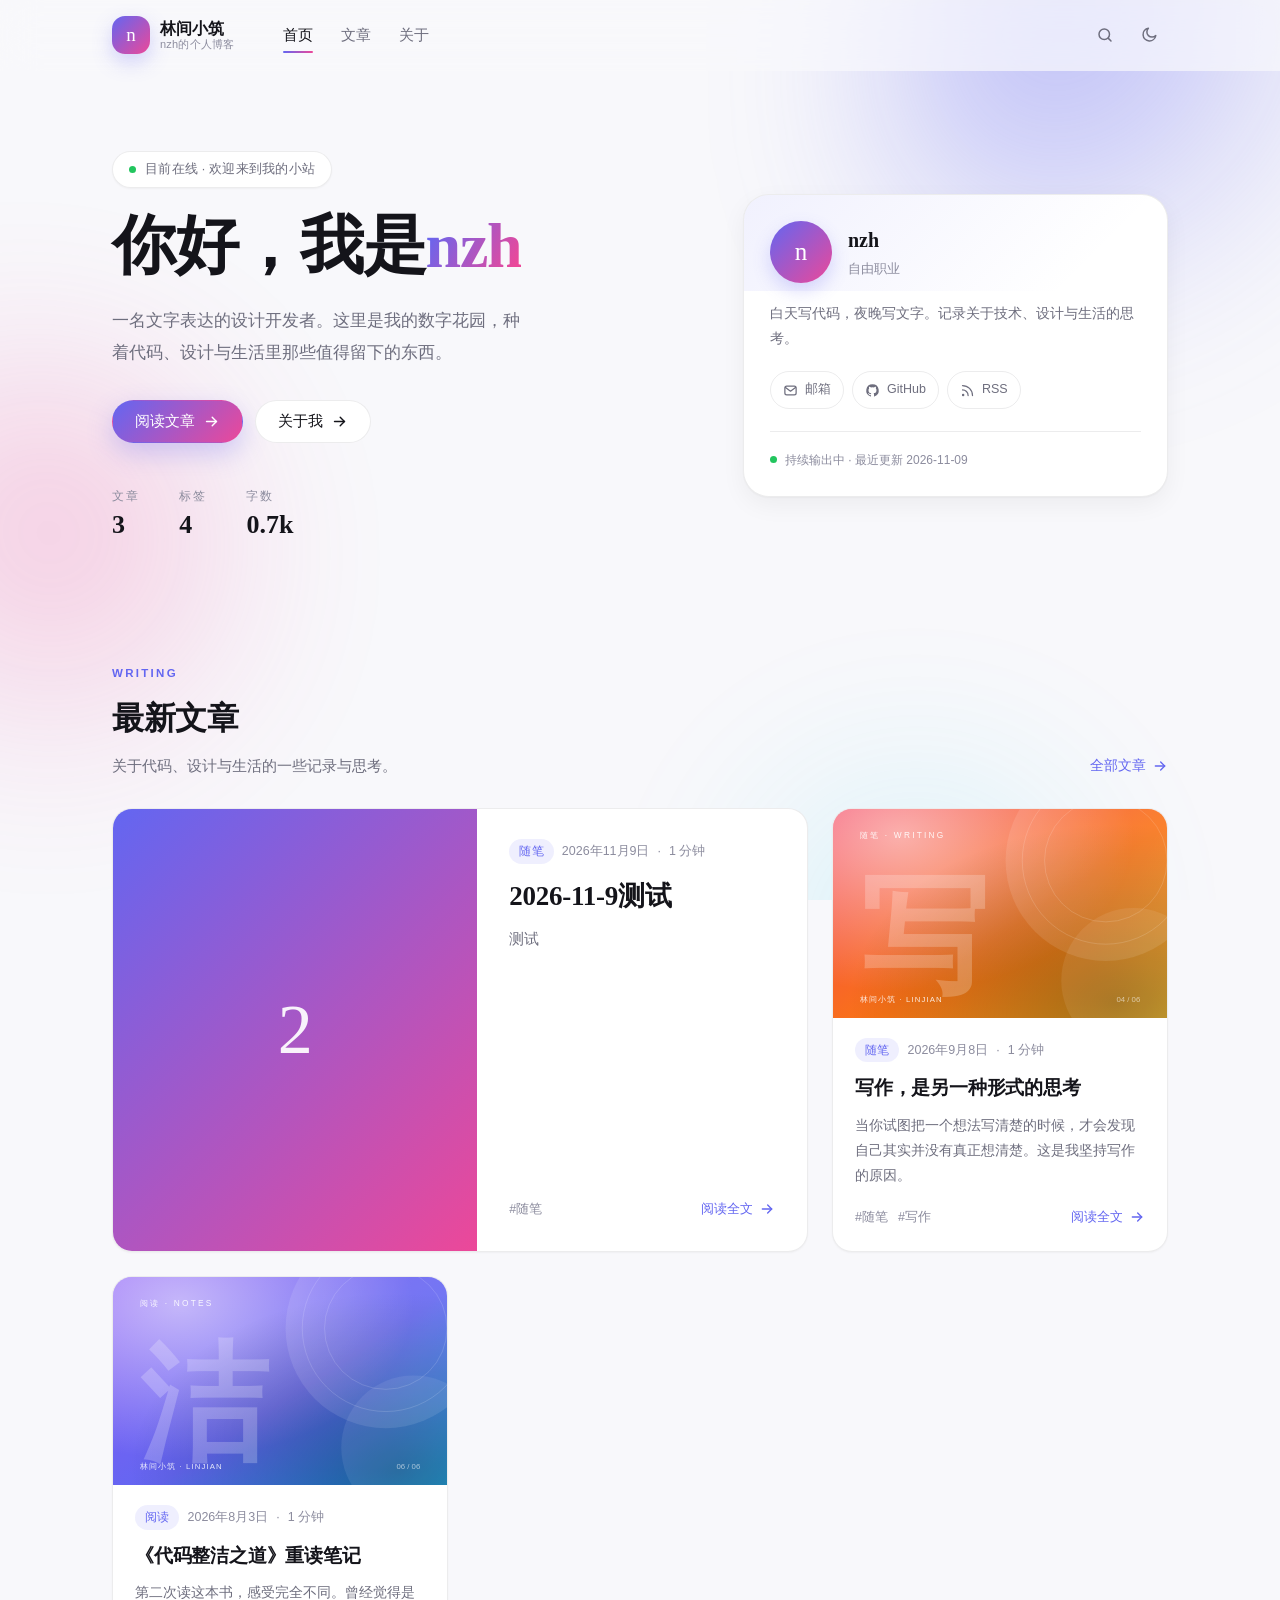
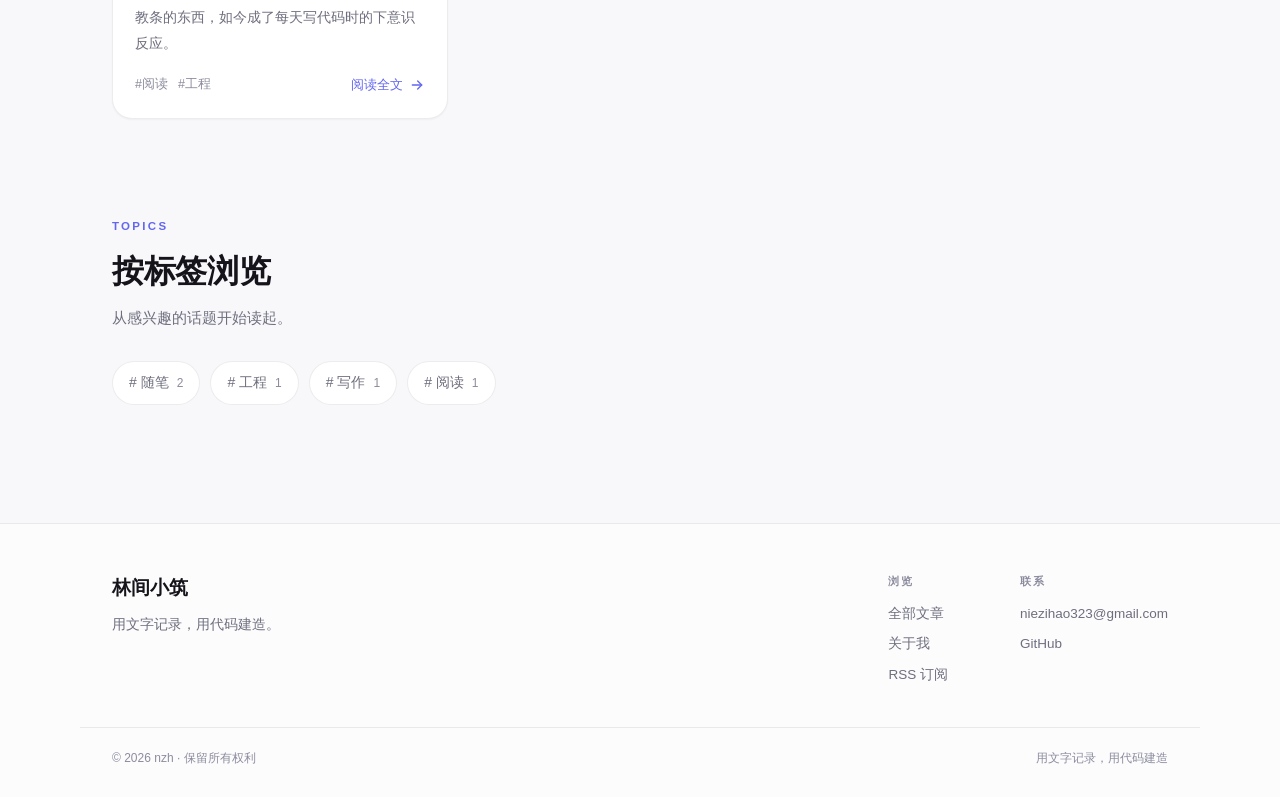
<file: index.html>
<!DOCTYPE html>
<html lang="zh-CN">
<head>
<meta charset="utf-8">
<meta name="viewport" content="width=device-width, initial-scale=1">
<title>林间小筑 · nzh的个人博客</title>
<meta name="description" content="nzh 的个人博客 —— 记录关于技术、设计与生活的思考。">
<meta name="robots" content="index, follow">
<link rel="canonical" href="https://clone-cpy.github.io/">
<meta property="og:type" content="website">
<meta property="og:site_name" content="林间小筑">
<meta property="og:title" content="林间小筑 · nzh的个人博客">
<meta property="og:description" content="nzh 的个人博客 —— 记录关于技术、设计与生活的思考。">
<meta property="og:url" content="https://clone-cpy.github.io/">

<meta name="twitter:card" content="summary">
<meta name="theme-color" content="#6366f1" media="(prefers-color-scheme: light)">
<meta name="theme-color" content="#0b0b10" media="(prefers-color-scheme: dark)">
<link rel="icon" href="./assets/favicon.svg" type="image/svg+xml">
<link rel="stylesheet" href="./assets/site.css">
<style>:root{--accent:#6366f1;--accent-soft:rgba(99, 102, 241, 0.1);}</style>
<link rel="alternate" type="application/rss+xml" title="林间小筑" href="./rss.xml">
<script>
(function () {
  try {
    var saved = localStorage.getItem('theme');
    var prefersDark = window.matchMedia('(prefers-color-scheme: dark)').matches;
    document.documentElement.dataset.theme = saved || (prefersDark ? 'dark' : 'light');
  } catch (error) {}
})();
</script>

</head>
<body class="">
<a class="skip-link" href="#main">跳到主要内容</a>
<div class="bg-decor" aria-hidden="true">
  <span class="blob blob--1"></span>
  <span class="blob blob--2"></span>
  <span class="blob blob--3"></span>
</div>
<header class="site-header" data-header>
  <div class="shell nav">
    <a class="brand" href="./">
      <span class="brand__mark" aria-hidden="true">n</span>
      <span class="brand__text">
        <strong>林间小筑</strong>
        <small>nzh的个人博客</small>
      </span>
    </a>
    <button class="nav-toggle" type="button" aria-label="打开导航" aria-expanded="false" aria-controls="site-nav" data-nav-toggle>
      <span class="nav-toggle__open"><svg viewBox="0 0 24 24" fill="none" stroke="currentColor" stroke-width="2" stroke-linecap="round" aria-hidden="true"><path d="M4 7h16M4 12h16M4 17h16"/></svg></span>
      <span class="nav-toggle__close"><svg viewBox="0 0 24 24" fill="none" stroke="currentColor" stroke-width="2" stroke-linecap="round" aria-hidden="true"><path d="m6 6 12 12M18 6 6 18"/></svg></span>
    </button>
    <nav class="nav__links" id="site-nav" data-nav-links>
      <a href="./" class="is-active" aria-current="page">首页</a>
      <a href="./posts">文章</a>
      <a href="./about">关于</a>
    </nav>
    <div class="nav__actions">
      <a class="icon-btn" href="./posts#search" aria-label="搜索文章" title="搜索文章"><svg viewBox="0 0 24 24" fill="none" stroke="currentColor" stroke-width="2" stroke-linecap="round" stroke-linejoin="round" aria-hidden="true"><circle cx="11" cy="11" r="7"/><path d="m20 20-3.5-3.5"/></svg></a>
      <button class="icon-btn icon-btn--theme" type="button" data-theme-toggle aria-label="切换深浅色主题" title="切换主题">
        <svg class="icon-sun" viewBox="0 0 24 24" fill="none" stroke="currentColor" stroke-width="2" stroke-linecap="round" stroke-linejoin="round" aria-hidden="true"><circle cx="12" cy="12" r="4"/><path d="M12 2v2M12 20v2M4.9 4.9l1.4 1.4M17.7 17.7l1.4 1.4M2 12h2M20 12h2M4.9 19.1l1.4-1.4M17.7 6.3l1.4-1.4"/></svg><svg class="icon-moon" viewBox="0 0 24 24" fill="none" stroke="currentColor" stroke-width="2" stroke-linecap="round" stroke-linejoin="round" aria-hidden="true"><path d="M21 12.8A8.5 8.5 0 1 1 11.2 3a6.5 6.5 0 0 0 9.8 9.8Z"/></svg>
      </button>
    </div>
  </div>
</header>
<main id="main">

<section class="hero shell">
  <div class="hero__copy">
    <span class="eyebrow"><span class="pulse" aria-hidden="true"></span>目前在线 · 欢迎来到我的小站</span>
    <h1 class="hero__title">你好，我是<span class="gradient-text">nzh</span></h1>
    <p class="hero__text">一名文字表达的设计开发者。这里是我的数字花园，种着代码、设计与生活里那些值得留下的东西。</p>
    <div class="hero__actions">
      <a class="btn btn--primary" href="./posts">阅读文章 <svg viewBox="0 0 24 24" fill="none" stroke="currentColor" stroke-width="2" stroke-linecap="round" stroke-linejoin="round" aria-hidden="true"><path d="M5 12h14"/><path d="m13 6 6 6-6 6"/></svg></a>
      <a class="btn btn--ghost" href="./about">关于我 <svg viewBox="0 0 24 24" fill="none" stroke="currentColor" stroke-width="2" stroke-linecap="round" stroke-linejoin="round" aria-hidden="true"><path d="M5 12h14"/><path d="m13 6 6 6-6 6"/></svg></a>
    </div>
    <dl class="hero__stats">
      <div><dt>文章</dt><dd>3</dd></div><div><dt>标签</dt><dd>4</dd></div><div><dt>字数</dt><dd>0.7k</dd></div>
    </dl>
  </div>
  <aside class="profile-card">
    <div class="profile-card__head">
      <span class="avatar avatar--text avatar--lg" aria-hidden="true">n</span>
      <div>
        <p class="profile-card__name">nzh</p>
        <p class="profile-card__role"> 自由职业</p>
      </div>
    </div>
    <p class="profile-card__bio">白天写代码，夜晚写文字。记录关于技术、设计与生活的思考。</p>
    <ul class="profile-card__links">
      <li><a href="mailto:niezihao323@gmail.com"><svg viewBox="0 0 24 24" fill="none" stroke="currentColor" stroke-width="2" stroke-linecap="round" stroke-linejoin="round" aria-hidden="true"><rect x="3" y="5" width="18" height="14" rx="3"/><path d="m4 7 8 6 8-6"/></svg><span>邮箱</span></a></li>
      <li><a href="https://github.com/clone-cpy" target="_blank" rel="noopener noreferrer"><svg viewBox="0 0 24 24" fill="currentColor" aria-hidden="true"><path d="M12 2a10 10 0 0 0-3.16 19.49c.5.09.68-.22.68-.48v-1.7c-2.78.6-3.37-1.34-3.37-1.34-.45-1.16-1.1-1.47-1.1-1.47-.9-.62.07-.6.07-.6 1 .07 1.53 1.03 1.53 1.03.88 1.52 2.31 1.08 2.87.83.09-.64.35-1.08.63-1.33-2.22-.25-4.55-1.11-4.55-4.94 0-1.09.39-1.98 1.03-2.68-.1-.25-.45-1.27.1-2.65 0 0 .84-.27 2.75 1.02a9.6 9.6 0 0 1 5 0c1.9-1.29 2.74-1.02 2.74-1.02.55 1.38.2 2.4.1 2.65.64.7 1.03 1.59 1.03 2.68 0 3.84-2.34 4.68-4.57 4.93.36.31.68.92.68 1.85v2.74c0 .27.18.58.69.48A10 10 0 0 0 12 2Z"/></svg><span>GitHub</span></a></li>
      <li><a href="./rss.xml"><svg viewBox="0 0 24 24" fill="none" stroke="currentColor" stroke-width="2" stroke-linecap="round" stroke-linejoin="round" aria-hidden="true"><path d="M4 11a9 9 0 0 1 9 9"/><path d="M4 4a16 16 0 0 1 16 16"/><circle cx="5" cy="19" r="1"/></svg><span>RSS</span></a></li>
    </ul>
    <p class="profile-card__status"><span class="pulse" aria-hidden="true"></span>持续输出中 · 最近更新 2026-11-09</p>
  </aside>
</section>

<section class="section shell" id="posts">
  <div class="section-head">
    <div>
      <span class="section-kicker">Writing</span>
      <h2>最新文章</h2>
      <p>关于代码、设计与生活的一些记录与思考。</p>
    </div>
    <a class="text-link" href="./posts">全部文章 <svg viewBox="0 0 24 24" fill="none" stroke="currentColor" stroke-width="2" stroke-linecap="round" stroke-linejoin="round" aria-hidden="true"><path d="M5 12h14"/><path d="m13 6 6 6-6 6"/></svg></a>
  </div>
  <div class="post-grid">
    <article class="post-card post-card--feature">
  <a class="post-card__cover" href="./posts/2026-11-9测试" aria-hidden="true" tabindex="-1">
    <span class="cover-letter cover-letter--card" aria-hidden="true">2</span>
  </a>
  <div class="post-card__body">
    <div class="post-card__meta">
      <a class="chip" href="./posts?tag=%E9%9A%8F%E7%AC%94">随笔</a>
      <time datetime="2026-11-09T06:52:07.648Z">2026年11月9日</time>
      <span class="meta-dot" aria-hidden="true">·</span>
      <span>1 分钟</span>
    </div>
    <h3 class="post-card__title"><a href="./posts/2026-11-9测试">2026-11-9测试</a></h3>
    <p class="post-card__excerpt">测试</p>
    <div class="post-card__footer">
      <ul class="tag-list">
        <li><a href="./posts?tag=%E9%9A%8F%E7%AC%94">#随笔</a></li>
      </ul>
      <span class="read-more">阅读全文 <svg viewBox="0 0 24 24" fill="none" stroke="currentColor" stroke-width="2" stroke-linecap="round" stroke-linejoin="round" aria-hidden="true"><path d="M5 12h14"/><path d="m13 6 6 6-6 6"/></svg></span>
    </div>
  </div>
</article><article class="post-card">
  <a class="post-card__cover" href="./posts/writing-is-thinking" aria-hidden="true" tabindex="-1">
    <img class="cover-img" src="./uploads/seed/cover-4.svg" alt="" loading="lazy" decoding="async">
  </a>
  <div class="post-card__body">
    <div class="post-card__meta">
      <a class="chip" href="./posts?tag=%E9%9A%8F%E7%AC%94">随笔</a>
      <time datetime="2026-09-08T06:02:50.462Z">2026年9月8日</time>
      <span class="meta-dot" aria-hidden="true">·</span>
      <span>1 分钟</span>
    </div>
    <h3 class="post-card__title"><a href="./posts/writing-is-thinking">写作，是另一种形式的思考</a></h3>
    <p class="post-card__excerpt">当你试图把一个想法写清楚的时候，才会发现自己其实并没有真正想清楚。这是我坚持写作的原因。</p>
    <div class="post-card__footer">
      <ul class="tag-list">
        <li><a href="./posts?tag=%E9%9A%8F%E7%AC%94">#随笔</a></li><li><a href="./posts?tag=%E5%86%99%E4%BD%9C">#写作</a></li>
      </ul>
      <span class="read-more">阅读全文 <svg viewBox="0 0 24 24" fill="none" stroke="currentColor" stroke-width="2" stroke-linecap="round" stroke-linejoin="round" aria-hidden="true"><path d="M5 12h14"/><path d="m13 6 6 6-6 6"/></svg></span>
    </div>
  </div>
</article><article class="post-card">
  <a class="post-card__cover" href="./posts/clean-code-notes" aria-hidden="true" tabindex="-1">
    <img class="cover-img" src="./uploads/seed/cover-6.svg" alt="" loading="lazy" decoding="async">
  </a>
  <div class="post-card__body">
    <div class="post-card__meta">
      <a class="chip" href="./posts?tag=%E9%98%85%E8%AF%BB">阅读</a>
      <time datetime="2026-08-03T06:02:50.462Z">2026年8月3日</time>
      <span class="meta-dot" aria-hidden="true">·</span>
      <span>1 分钟</span>
    </div>
    <h3 class="post-card__title"><a href="./posts/clean-code-notes">《代码整洁之道》重读笔记</a></h3>
    <p class="post-card__excerpt">第二次读这本书，感受完全不同。曾经觉得是教条的东西，如今成了每天写代码时的下意识反应。</p>
    <div class="post-card__footer">
      <ul class="tag-list">
        <li><a href="./posts?tag=%E9%98%85%E8%AF%BB">#阅读</a></li><li><a href="./posts?tag=%E5%B7%A5%E7%A8%8B">#工程</a></li>
      </ul>
      <span class="read-more">阅读全文 <svg viewBox="0 0 24 24" fill="none" stroke="currentColor" stroke-width="2" stroke-linecap="round" stroke-linejoin="round" aria-hidden="true"><path d="M5 12h14"/><path d="m13 6 6 6-6 6"/></svg></span>
    </div>
  </div>
</article>
  </div>
</section>

<section class="section shell">
  <div class="section-head">
    <div>
      <span class="section-kicker">Topics</span>
      <h2>按标签浏览</h2>
      <p>从感兴趣的话题开始读起。</p>
    </div>
    
  </div>
  <div class="tag-cloud"><a class="tag-pill" href="./posts?tag=%E9%9A%8F%E7%AC%94"># 随笔 <span>2</span></a><a class="tag-pill" href="./posts?tag=%E5%B7%A5%E7%A8%8B"># 工程 <span>1</span></a><a class="tag-pill" href="./posts?tag=%E5%86%99%E4%BD%9C"># 写作 <span>1</span></a><a class="tag-pill" href="./posts?tag=%E9%98%85%E8%AF%BB"># 阅读 <span>1</span></a></div>
</section>

</main>
<footer class="site-footer">
  <div class="shell footer">
    <div class="footer__brand">
      <p class="footer__title">林间小筑</p>
      <p class="footer__note">用文字记录，用代码建造。</p>
    </div>
    <div class="footer__cols">
      <div>
        <p class="footer__heading">浏览</p>
        <a href="./posts">全部文章</a>
        <a href="./about">关于我</a>
        <a href="./rss.xml">RSS 订阅</a>
      </div>
      <div>
        <p class="footer__heading">联系</p>
        <a href="mailto:niezihao323@gmail.com">niezihao323@gmail.com</a>
        <a href="https://github.com/clone-cpy" target="_blank" rel="noopener noreferrer">GitHub</a>
        
      </div>
    </div>
  </div>
  <div class="shell footer__bottom">
    <p>© 2026 nzh · 保留所有权利</p>
    <p>用文字记录，用代码建造</p>
  </div>
</footer>
<script src="./assets/site.js" defer></script>
</body>
</html>
</file>
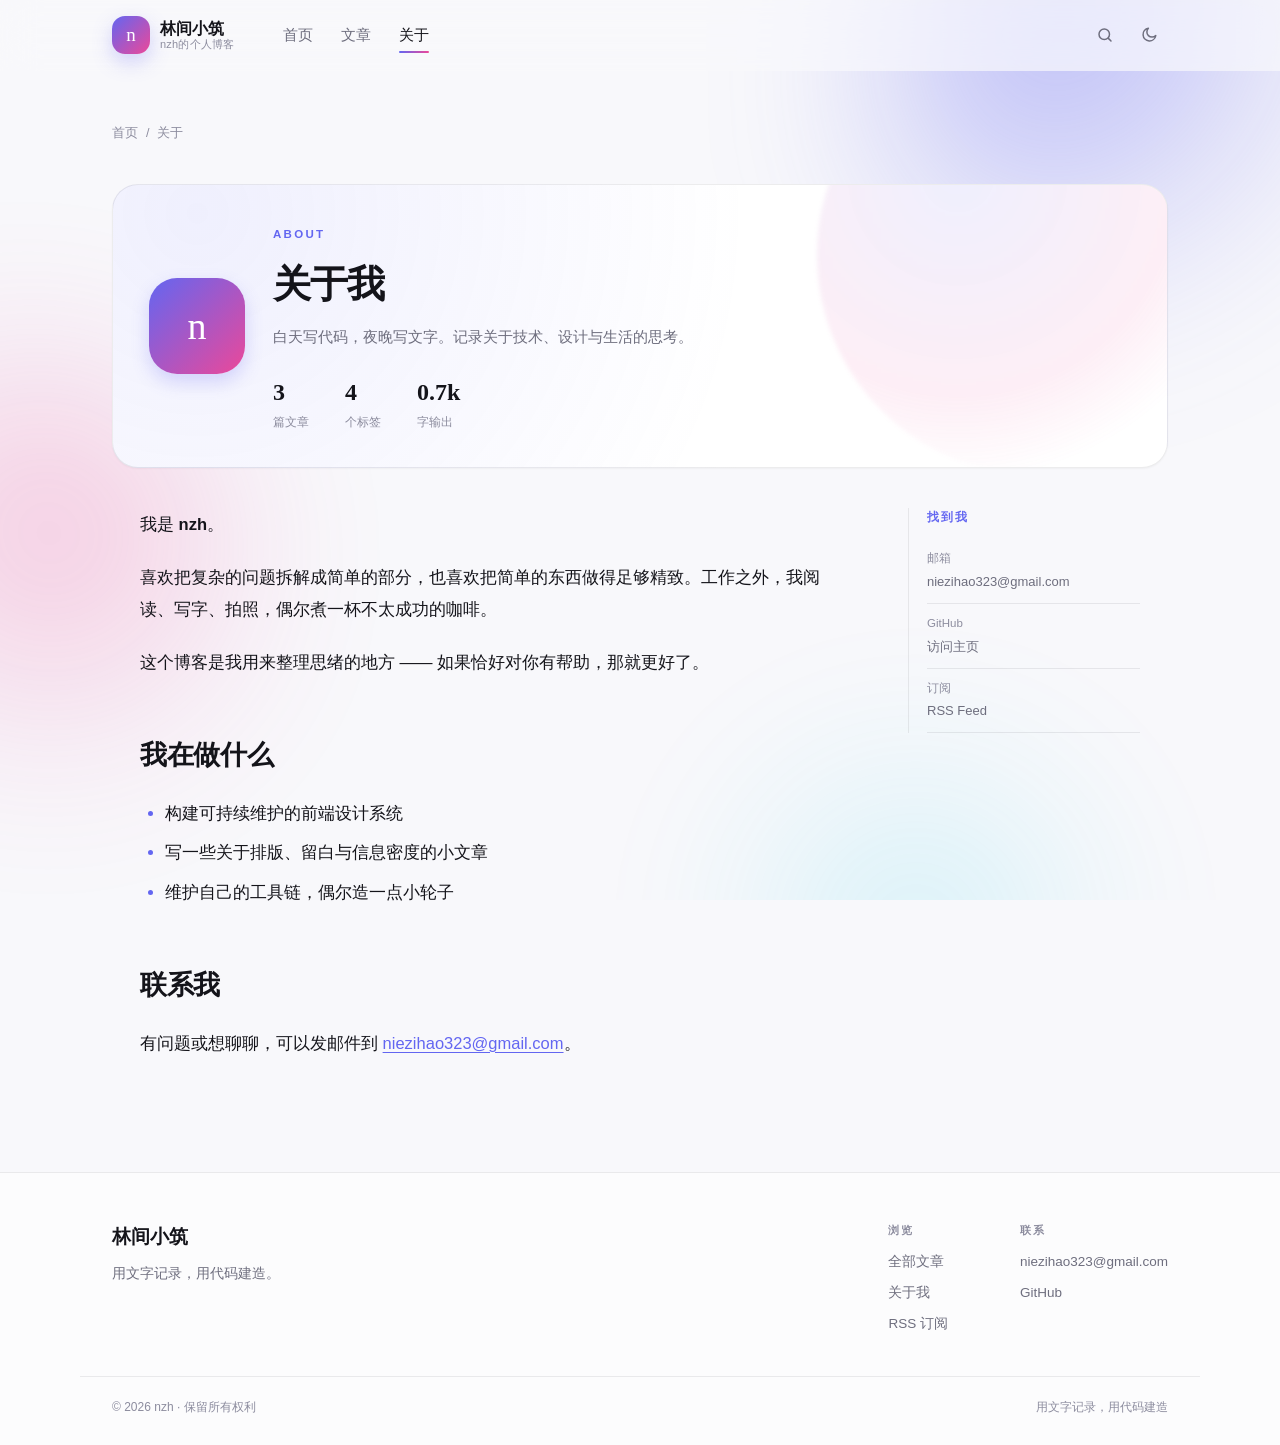
<file: about/index.html>
<!DOCTYPE html>
<html lang="zh-CN">
<head>
<meta charset="utf-8">
<meta name="viewport" content="width=device-width, initial-scale=1">
<title>关于我 · 林间小筑</title>
<meta name="description" content="我是 nzh。

喜欢把复杂的问题拆解成简单的部分，也喜欢把简单的东西做得足够精致。工作之外，我阅读、写字、拍照，偶尔煮一杯不太成功的咖啡。

这个博客是我用来整理思绪的地方 —— 如果恰好对你有帮助，那就更好了。

 我在做什么

- 构">
<meta name="robots" content="index, follow">
<link rel="canonical" href="https://clone-cpy.github.io/about">
<meta property="og:type" content="website">
<meta property="og:site_name" content="林间小筑">
<meta property="og:title" content="关于我 · 林间小筑">
<meta property="og:description" content="我是 nzh。

喜欢把复杂的问题拆解成简单的部分，也喜欢把简单的东西做得足够精致。工作之外，我阅读、写字、拍照，偶尔煮一杯不太成功的咖啡。

这个博客是我用来整理思绪的地方 —— 如果恰好对你有帮助，那就更好了。

 我在做什么

- 构">
<meta property="og:url" content="https://clone-cpy.github.io/about">

<meta name="twitter:card" content="summary">
<meta name="theme-color" content="#6366f1" media="(prefers-color-scheme: light)">
<meta name="theme-color" content="#0b0b10" media="(prefers-color-scheme: dark)">
<link rel="icon" href="../assets/favicon.svg" type="image/svg+xml">
<link rel="stylesheet" href="../assets/site.css">
<style>:root{--accent:#6366f1;--accent-soft:rgba(99, 102, 241, 0.1);}</style>
<link rel="alternate" type="application/rss+xml" title="林间小筑" href="../rss.xml">
<script>
(function () {
  try {
    var saved = localStorage.getItem('theme');
    var prefersDark = window.matchMedia('(prefers-color-scheme: dark)').matches;
    document.documentElement.dataset.theme = saved || (prefersDark ? 'dark' : 'light');
  } catch (error) {}
})();
</script>

</head>
<body class="">
<a class="skip-link" href="#main">跳到主要内容</a>
<div class="bg-decor" aria-hidden="true">
  <span class="blob blob--1"></span>
  <span class="blob blob--2"></span>
  <span class="blob blob--3"></span>
</div>
<header class="site-header" data-header>
  <div class="shell nav">
    <a class="brand" href="../">
      <span class="brand__mark" aria-hidden="true">n</span>
      <span class="brand__text">
        <strong>林间小筑</strong>
        <small>nzh的个人博客</small>
      </span>
    </a>
    <button class="nav-toggle" type="button" aria-label="打开导航" aria-expanded="false" aria-controls="site-nav" data-nav-toggle>
      <span class="nav-toggle__open"><svg viewBox="0 0 24 24" fill="none" stroke="currentColor" stroke-width="2" stroke-linecap="round" aria-hidden="true"><path d="M4 7h16M4 12h16M4 17h16"/></svg></span>
      <span class="nav-toggle__close"><svg viewBox="0 0 24 24" fill="none" stroke="currentColor" stroke-width="2" stroke-linecap="round" aria-hidden="true"><path d="m6 6 12 12M18 6 6 18"/></svg></span>
    </button>
    <nav class="nav__links" id="site-nav" data-nav-links>
      <a href="../">首页</a>
      <a href="../posts">文章</a>
      <a href="../about" class="is-active" aria-current="page">关于</a>
    </nav>
    <div class="nav__actions">
      <a class="icon-btn" href="../posts#search" aria-label="搜索文章" title="搜索文章"><svg viewBox="0 0 24 24" fill="none" stroke="currentColor" stroke-width="2" stroke-linecap="round" stroke-linejoin="round" aria-hidden="true"><circle cx="11" cy="11" r="7"/><path d="m20 20-3.5-3.5"/></svg></a>
      <button class="icon-btn icon-btn--theme" type="button" data-theme-toggle aria-label="切换深浅色主题" title="切换主题">
        <svg class="icon-sun" viewBox="0 0 24 24" fill="none" stroke="currentColor" stroke-width="2" stroke-linecap="round" stroke-linejoin="round" aria-hidden="true"><circle cx="12" cy="12" r="4"/><path d="M12 2v2M12 20v2M4.9 4.9l1.4 1.4M17.7 17.7l1.4 1.4M2 12h2M20 12h2M4.9 19.1l1.4-1.4M17.7 6.3l1.4-1.4"/></svg><svg class="icon-moon" viewBox="0 0 24 24" fill="none" stroke="currentColor" stroke-width="2" stroke-linecap="round" stroke-linejoin="round" aria-hidden="true"><path d="M21 12.8A8.5 8.5 0 1 1 11.2 3a6.5 6.5 0 0 0 9.8 9.8Z"/></svg>
      </button>
    </div>
  </div>
</header>
<main id="main">

<section class="page-head shell">
  <nav class="breadcrumb"><a href="../">首页</a><span>/</span><span aria-current="page">关于</span></nav>
</section>

<section class="shell about">
  <div class="about__card">
    <span class="about__decor" aria-hidden="true"></span>
    <span class="avatar avatar--text avatar--xl" aria-hidden="true">n</span>
    <div class="about__intro">
      <span class="section-kicker">About</span>
      <h1>关于我</h1>
      <p class="about__tagline">白天写代码，夜晚写文字。记录关于技术、设计与生活的思考。</p>
      <ul class="about__facts">
        <li><strong>3</strong><span>篇文章</span></li>
        <li><strong>4</strong><span>个标签</span></li>
        <li><strong>0.7k</strong><span>字输出</span></li>
      </ul>
    </div>
  </div>
  <div class="post__layout">
    <div class="prose"><p>我是 <strong>nzh</strong>。</p>
<p>喜欢把复杂的问题拆解成简单的部分，也喜欢把简单的东西做得足够精致。工作之外，我阅读、写字、拍照，偶尔煮一杯不太成功的咖啡。</p>
<p>这个博客是我用来整理思绪的地方 —— 如果恰好对你有帮助，那就更好了。</p>
<h2 id="我在做什么">我在做什么</h2>
<ul><li>构建可持续维护的前端设计系统</li><li>写一些关于排版、留白与信息密度的小文章</li><li>维护自己的工具链，偶尔造一点小轮子</li></ul>
<h2 id="联系我">联系我</h2>
<p>有问题或想聊聊，可以发邮件到 <a href="mailto:niezihao323@gmail.com">niezihao323@gmail.com</a>。</p></div>
    <aside class="about__aside">
      <p class="post-toc__title">找到我</p>
      <ul class="contact-list">
        <li><span>邮箱</span><a href="mailto:niezihao323@gmail.com">niezihao323@gmail.com</a></li>
        <li><span>GitHub</span><a href="https://github.com/clone-cpy" target="_blank" rel="noopener noreferrer">访问主页</a></li>
        <li><span>订阅</span><a href="../rss.xml">RSS Feed</a></li>
      </ul>
    </aside>
  </div>
</section>
</main>
<footer class="site-footer">
  <div class="shell footer">
    <div class="footer__brand">
      <p class="footer__title">林间小筑</p>
      <p class="footer__note">用文字记录，用代码建造。</p>
    </div>
    <div class="footer__cols">
      <div>
        <p class="footer__heading">浏览</p>
        <a href="../posts">全部文章</a>
        <a href="../about">关于我</a>
        <a href="../rss.xml">RSS 订阅</a>
      </div>
      <div>
        <p class="footer__heading">联系</p>
        <a href="mailto:niezihao323@gmail.com">niezihao323@gmail.com</a>
        <a href="https://github.com/clone-cpy" target="_blank" rel="noopener noreferrer">GitHub</a>
        
      </div>
    </div>
  </div>
  <div class="shell footer__bottom">
    <p>© 2026 nzh · 保留所有权利</p>
    <p>用文字记录，用代码建造</p>
  </div>
</footer>
<script src="../assets/site.js" defer></script>
</body>
</html>
</file>
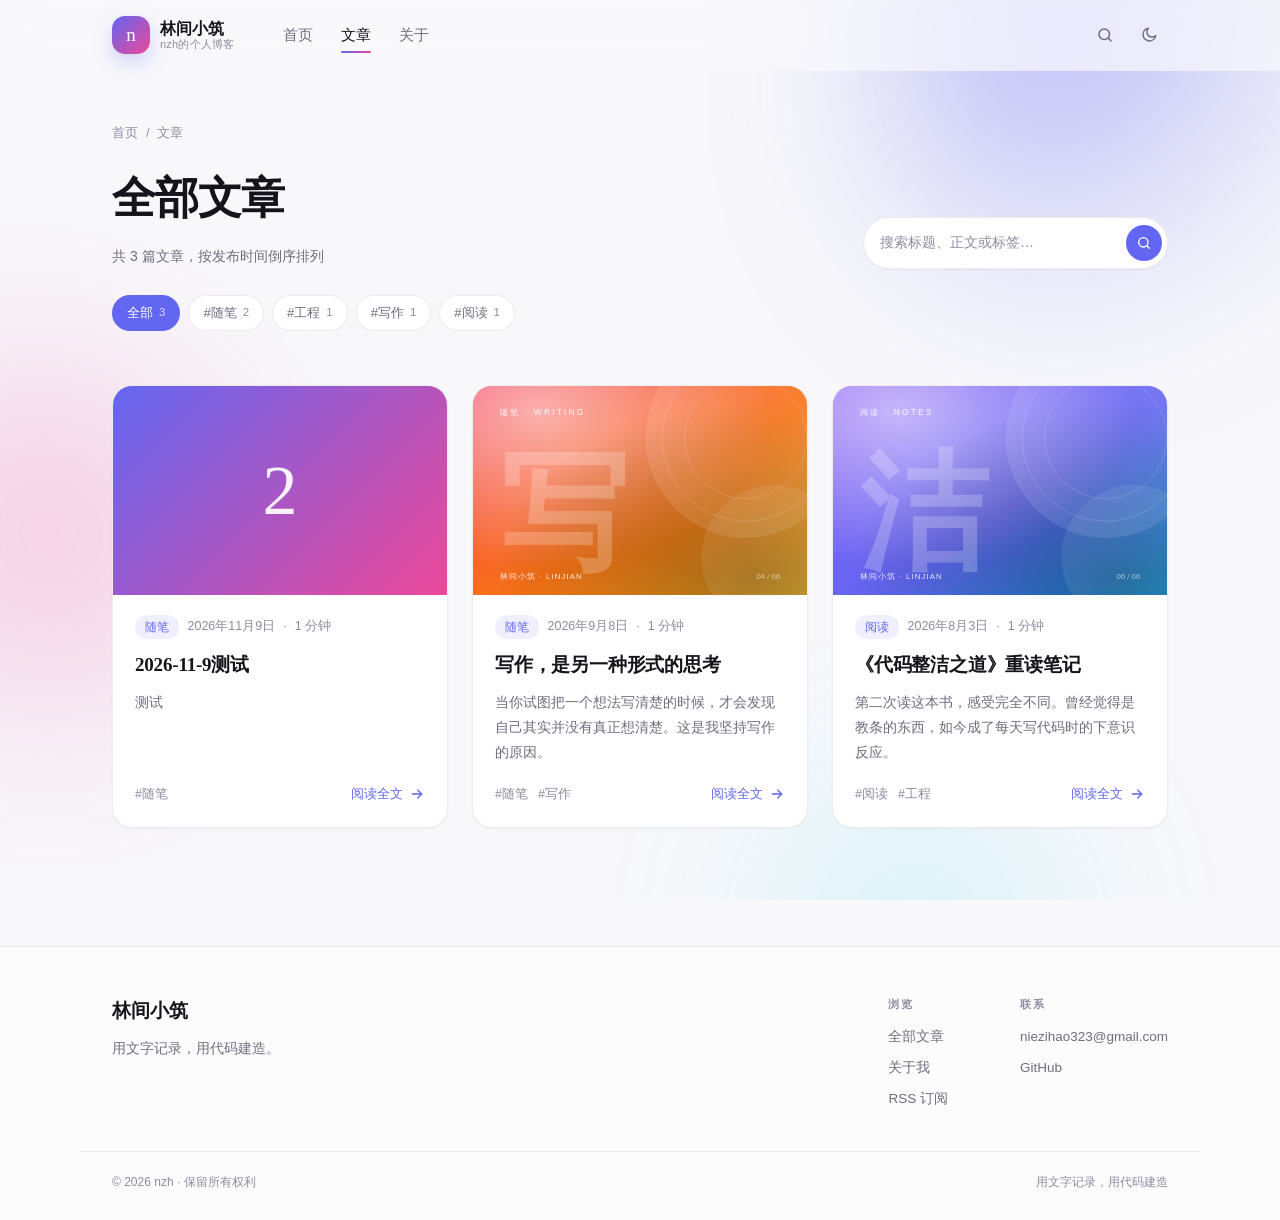
<file: posts/index.html>
<!DOCTYPE html>
<html lang="zh-CN">
<head>
<meta charset="utf-8">
<meta name="viewport" content="width=device-width, initial-scale=1">
<title>全部文章 · 林间小筑</title>
<meta name="description" content="浏览 林间小筑 的全部文章">
<meta name="robots" content="index, follow">
<link rel="canonical" href="https://clone-cpy.github.io/posts">
<meta property="og:type" content="website">
<meta property="og:site_name" content="林间小筑">
<meta property="og:title" content="全部文章 · 林间小筑">
<meta property="og:description" content="浏览 林间小筑 的全部文章">
<meta property="og:url" content="https://clone-cpy.github.io/posts">

<meta name="twitter:card" content="summary">
<meta name="theme-color" content="#6366f1" media="(prefers-color-scheme: light)">
<meta name="theme-color" content="#0b0b10" media="(prefers-color-scheme: dark)">
<link rel="icon" href="../assets/favicon.svg" type="image/svg+xml">
<link rel="stylesheet" href="../assets/site.css">
<style>:root{--accent:#6366f1;--accent-soft:rgba(99, 102, 241, 0.1);}</style>
<link rel="alternate" type="application/rss+xml" title="林间小筑" href="../rss.xml">
<script>
(function () {
  try {
    var saved = localStorage.getItem('theme');
    var prefersDark = window.matchMedia('(prefers-color-scheme: dark)').matches;
    document.documentElement.dataset.theme = saved || (prefersDark ? 'dark' : 'light');
  } catch (error) {}
})();
</script>

</head>
<body class="">
<a class="skip-link" href="#main">跳到主要内容</a>
<div class="bg-decor" aria-hidden="true">
  <span class="blob blob--1"></span>
  <span class="blob blob--2"></span>
  <span class="blob blob--3"></span>
</div>
<header class="site-header" data-header>
  <div class="shell nav">
    <a class="brand" href="../">
      <span class="brand__mark" aria-hidden="true">n</span>
      <span class="brand__text">
        <strong>林间小筑</strong>
        <small>nzh的个人博客</small>
      </span>
    </a>
    <button class="nav-toggle" type="button" aria-label="打开导航" aria-expanded="false" aria-controls="site-nav" data-nav-toggle>
      <span class="nav-toggle__open"><svg viewBox="0 0 24 24" fill="none" stroke="currentColor" stroke-width="2" stroke-linecap="round" aria-hidden="true"><path d="M4 7h16M4 12h16M4 17h16"/></svg></span>
      <span class="nav-toggle__close"><svg viewBox="0 0 24 24" fill="none" stroke="currentColor" stroke-width="2" stroke-linecap="round" aria-hidden="true"><path d="m6 6 12 12M18 6 6 18"/></svg></span>
    </button>
    <nav class="nav__links" id="site-nav" data-nav-links>
      <a href="../">首页</a>
      <a href="../posts" class="is-active" aria-current="page">文章</a>
      <a href="../about">关于</a>
    </nav>
    <div class="nav__actions">
      <a class="icon-btn" href="../posts#search" aria-label="搜索文章" title="搜索文章"><svg viewBox="0 0 24 24" fill="none" stroke="currentColor" stroke-width="2" stroke-linecap="round" stroke-linejoin="round" aria-hidden="true"><circle cx="11" cy="11" r="7"/><path d="m20 20-3.5-3.5"/></svg></a>
      <button class="icon-btn icon-btn--theme" type="button" data-theme-toggle aria-label="切换深浅色主题" title="切换主题">
        <svg class="icon-sun" viewBox="0 0 24 24" fill="none" stroke="currentColor" stroke-width="2" stroke-linecap="round" stroke-linejoin="round" aria-hidden="true"><circle cx="12" cy="12" r="4"/><path d="M12 2v2M12 20v2M4.9 4.9l1.4 1.4M17.7 17.7l1.4 1.4M2 12h2M20 12h2M4.9 19.1l1.4-1.4M17.7 6.3l1.4-1.4"/></svg><svg class="icon-moon" viewBox="0 0 24 24" fill="none" stroke="currentColor" stroke-width="2" stroke-linecap="round" stroke-linejoin="round" aria-hidden="true"><path d="M21 12.8A8.5 8.5 0 1 1 11.2 3a6.5 6.5 0 0 0 9.8 9.8Z"/></svg>
      </button>
    </div>
  </div>
</header>
<main id="main">

<section class="page-head shell">
  <nav class="breadcrumb"><a href="../">首页</a><span>/</span><span aria-current="page">文章</span></nav>
  <div class="page-head__row">
    <div>
      <h1>全部文章</h1>
      <p>共 3 篇文章，按发布时间倒序排列</p>
    </div>
    <form class="search-form" id="search" action="../posts" method="get" role="search">
      <label class="sr-only" for="q">搜索文章</label>
      <input id="q" name="q" type="search" value="" placeholder="搜索标题、正文或标签…" autocomplete="off">
      
      <button type="submit" aria-label="搜索"><svg viewBox="0 0 24 24" fill="none" stroke="currentColor" stroke-width="2" stroke-linecap="round" stroke-linejoin="round" aria-hidden="true"><circle cx="11" cy="11" r="7"/><path d="m20 20-3.5-3.5"/></svg></button>
    </form>
  </div>
  <div class="filter-row"><a class="filter-chip is-active" href="../posts">全部 <span>3</span></a><a class="filter-chip" href="../posts?tag=%E9%9A%8F%E7%AC%94">#随笔 <span>2</span></a><a class="filter-chip" href="../posts?tag=%E5%B7%A5%E7%A8%8B">#工程 <span>1</span></a><a class="filter-chip" href="../posts?tag=%E5%86%99%E4%BD%9C">#写作 <span>1</span></a><a class="filter-chip" href="../posts?tag=%E9%98%85%E8%AF%BB">#阅读 <span>1</span></a></div>
</section>

<section class="shell section">
  <div class="post-grid post-grid--uniform"><article class="post-card">
  <a class="post-card__cover" href="../posts/2026-11-9测试" aria-hidden="true" tabindex="-1">
    <span class="cover-letter cover-letter--card" aria-hidden="true">2</span>
  </a>
  <div class="post-card__body">
    <div class="post-card__meta">
      <a class="chip" href="../posts?tag=%E9%9A%8F%E7%AC%94">随笔</a>
      <time datetime="2026-11-09T06:52:07.648Z">2026年11月9日</time>
      <span class="meta-dot" aria-hidden="true">·</span>
      <span>1 分钟</span>
    </div>
    <h3 class="post-card__title"><a href="../posts/2026-11-9测试">2026-11-9测试</a></h3>
    <p class="post-card__excerpt">测试</p>
    <div class="post-card__footer">
      <ul class="tag-list">
        <li><a href="../posts?tag=%E9%9A%8F%E7%AC%94">#随笔</a></li>
      </ul>
      <span class="read-more">阅读全文 <svg viewBox="0 0 24 24" fill="none" stroke="currentColor" stroke-width="2" stroke-linecap="round" stroke-linejoin="round" aria-hidden="true"><path d="M5 12h14"/><path d="m13 6 6 6-6 6"/></svg></span>
    </div>
  </div>
</article><article class="post-card">
  <a class="post-card__cover" href="../posts/writing-is-thinking" aria-hidden="true" tabindex="-1">
    <img class="cover-img" src="../uploads/seed/cover-4.svg" alt="" loading="lazy" decoding="async">
  </a>
  <div class="post-card__body">
    <div class="post-card__meta">
      <a class="chip" href="../posts?tag=%E9%9A%8F%E7%AC%94">随笔</a>
      <time datetime="2026-09-08T06:02:50.462Z">2026年9月8日</time>
      <span class="meta-dot" aria-hidden="true">·</span>
      <span>1 分钟</span>
    </div>
    <h3 class="post-card__title"><a href="../posts/writing-is-thinking">写作，是另一种形式的思考</a></h3>
    <p class="post-card__excerpt">当你试图把一个想法写清楚的时候，才会发现自己其实并没有真正想清楚。这是我坚持写作的原因。</p>
    <div class="post-card__footer">
      <ul class="tag-list">
        <li><a href="../posts?tag=%E9%9A%8F%E7%AC%94">#随笔</a></li><li><a href="../posts?tag=%E5%86%99%E4%BD%9C">#写作</a></li>
      </ul>
      <span class="read-more">阅读全文 <svg viewBox="0 0 24 24" fill="none" stroke="currentColor" stroke-width="2" stroke-linecap="round" stroke-linejoin="round" aria-hidden="true"><path d="M5 12h14"/><path d="m13 6 6 6-6 6"/></svg></span>
    </div>
  </div>
</article><article class="post-card">
  <a class="post-card__cover" href="../posts/clean-code-notes" aria-hidden="true" tabindex="-1">
    <img class="cover-img" src="../uploads/seed/cover-6.svg" alt="" loading="lazy" decoding="async">
  </a>
  <div class="post-card__body">
    <div class="post-card__meta">
      <a class="chip" href="../posts?tag=%E9%98%85%E8%AF%BB">阅读</a>
      <time datetime="2026-08-03T06:02:50.462Z">2026年8月3日</time>
      <span class="meta-dot" aria-hidden="true">·</span>
      <span>1 分钟</span>
    </div>
    <h3 class="post-card__title"><a href="../posts/clean-code-notes">《代码整洁之道》重读笔记</a></h3>
    <p class="post-card__excerpt">第二次读这本书，感受完全不同。曾经觉得是教条的东西，如今成了每天写代码时的下意识反应。</p>
    <div class="post-card__footer">
      <ul class="tag-list">
        <li><a href="../posts?tag=%E9%98%85%E8%AF%BB">#阅读</a></li><li><a href="../posts?tag=%E5%B7%A5%E7%A8%8B">#工程</a></li>
      </ul>
      <span class="read-more">阅读全文 <svg viewBox="0 0 24 24" fill="none" stroke="currentColor" stroke-width="2" stroke-linecap="round" stroke-linejoin="round" aria-hidden="true"><path d="M5 12h14"/><path d="m13 6 6 6-6 6"/></svg></span>
    </div>
  </div>
</article></div>
         
</section>
</main>
<footer class="site-footer">
  <div class="shell footer">
    <div class="footer__brand">
      <p class="footer__title">林间小筑</p>
      <p class="footer__note">用文字记录，用代码建造。</p>
    </div>
    <div class="footer__cols">
      <div>
        <p class="footer__heading">浏览</p>
        <a href="../posts">全部文章</a>
        <a href="../about">关于我</a>
        <a href="../rss.xml">RSS 订阅</a>
      </div>
      <div>
        <p class="footer__heading">联系</p>
        <a href="mailto:niezihao323@gmail.com">niezihao323@gmail.com</a>
        <a href="https://github.com/clone-cpy" target="_blank" rel="noopener noreferrer">GitHub</a>
        
      </div>
    </div>
  </div>
  <div class="shell footer__bottom">
    <p>© 2026 nzh · 保留所有权利</p>
    <p>用文字记录，用代码建造</p>
  </div>
</footer>
<script src="../assets/site.js" defer></script>
</body>
</html>
</file>
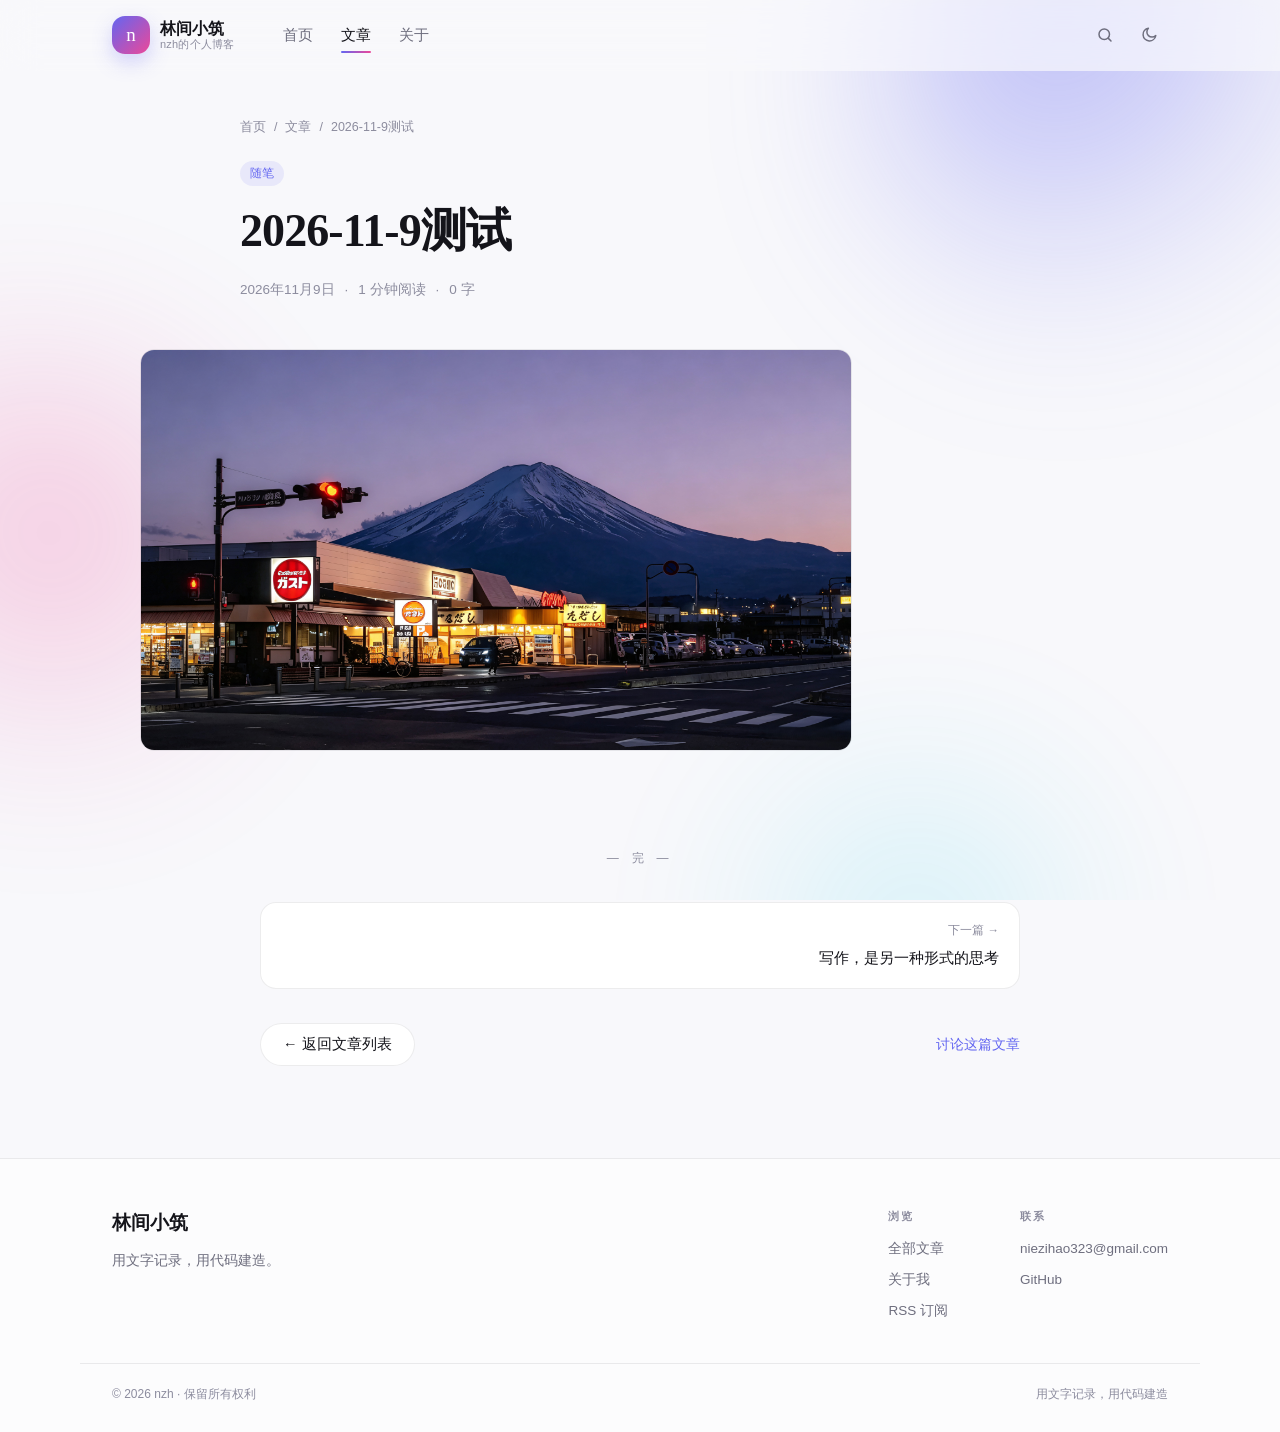
<file: posts/2026-11-9测试/index.html>
<!DOCTYPE html>
<html lang="zh-CN">
<head>
<meta charset="utf-8">
<meta name="viewport" content="width=device-width, initial-scale=1">
<title>2026-11-9测试 · 林间小筑</title>
<meta name="description" content="测试">
<meta name="robots" content="index, follow">
<link rel="canonical" href="https://clone-cpy.github.io/posts/2026-11-9测试">
<meta property="og:type" content="article">
<meta property="og:site_name" content="林间小筑">
<meta property="og:title" content="2026-11-9测试 · 林间小筑">
<meta property="og:description" content="测试">
<meta property="og:url" content="https://clone-cpy.github.io/posts/2026-11-9测试">

<meta name="twitter:card" content="summary">
<meta name="theme-color" content="#6366f1" media="(prefers-color-scheme: light)">
<meta name="theme-color" content="#0b0b10" media="(prefers-color-scheme: dark)">
<link rel="icon" href="../../assets/favicon.svg" type="image/svg+xml">
<link rel="stylesheet" href="../../assets/site.css">
<style>:root{--accent:#6366f1;--accent-soft:rgba(99, 102, 241, 0.1);}</style>
<link rel="alternate" type="application/rss+xml" title="林间小筑" href="../../rss.xml">
<script>
(function () {
  try {
    var saved = localStorage.getItem('theme');
    var prefersDark = window.matchMedia('(prefers-color-scheme: dark)').matches;
    document.documentElement.dataset.theme = saved || (prefersDark ? 'dark' : 'light');
  } catch (error) {}
})();
</script>

</head>
<body class="page-post">
<a class="skip-link" href="#main">跳到主要内容</a>
<div class="bg-decor" aria-hidden="true">
  <span class="blob blob--1"></span>
  <span class="blob blob--2"></span>
  <span class="blob blob--3"></span>
</div>
<header class="site-header" data-header>
  <div class="shell nav">
    <a class="brand" href="../../">
      <span class="brand__mark" aria-hidden="true">n</span>
      <span class="brand__text">
        <strong>林间小筑</strong>
        <small>nzh的个人博客</small>
      </span>
    </a>
    <button class="nav-toggle" type="button" aria-label="打开导航" aria-expanded="false" aria-controls="site-nav" data-nav-toggle>
      <span class="nav-toggle__open"><svg viewBox="0 0 24 24" fill="none" stroke="currentColor" stroke-width="2" stroke-linecap="round" aria-hidden="true"><path d="M4 7h16M4 12h16M4 17h16"/></svg></span>
      <span class="nav-toggle__close"><svg viewBox="0 0 24 24" fill="none" stroke="currentColor" stroke-width="2" stroke-linecap="round" aria-hidden="true"><path d="m6 6 12 12M18 6 6 18"/></svg></span>
    </button>
    <nav class="nav__links" id="site-nav" data-nav-links>
      <a href="../../">首页</a>
      <a href="../../posts" class="is-active" aria-current="page">文章</a>
      <a href="../../about">关于</a>
    </nav>
    <div class="nav__actions">
      <a class="icon-btn" href="../../posts#search" aria-label="搜索文章" title="搜索文章"><svg viewBox="0 0 24 24" fill="none" stroke="currentColor" stroke-width="2" stroke-linecap="round" stroke-linejoin="round" aria-hidden="true"><circle cx="11" cy="11" r="7"/><path d="m20 20-3.5-3.5"/></svg></a>
      <button class="icon-btn icon-btn--theme" type="button" data-theme-toggle aria-label="切换深浅色主题" title="切换主题">
        <svg class="icon-sun" viewBox="0 0 24 24" fill="none" stroke="currentColor" stroke-width="2" stroke-linecap="round" stroke-linejoin="round" aria-hidden="true"><circle cx="12" cy="12" r="4"/><path d="M12 2v2M12 20v2M4.9 4.9l1.4 1.4M17.7 17.7l1.4 1.4M2 12h2M20 12h2M4.9 19.1l1.4-1.4M17.7 6.3l1.4-1.4"/></svg><svg class="icon-moon" viewBox="0 0 24 24" fill="none" stroke="currentColor" stroke-width="2" stroke-linecap="round" stroke-linejoin="round" aria-hidden="true"><path d="M21 12.8A8.5 8.5 0 1 1 11.2 3a6.5 6.5 0 0 0 9.8 9.8Z"/></svg>
      </button>
    </div>
  </div>
</header>
<main id="main">

<article class="post shell">
  <header class="post__header">
    <nav class="breadcrumb"><a href="../../">首页</a><span>/</span><a href="../../posts">文章</a><span>/</span><span aria-current="page">2026-11-9测试</span></nav>
    <ul class="post__tags">
      <li><a class="chip" href="../../posts?tag=%E9%9A%8F%E7%AC%94">随笔</a></li>
    </ul>
    <h1 class="post__title">2026-11-9测试</h1>
    <p class="post__meta">
      <time datetime="2026-11-09T06:52:07.648Z">2026年11月9日</time>
      <span class="meta-dot" aria-hidden="true">·</span><span>1 分钟阅读</span>
      <span class="meta-dot" aria-hidden="true">·</span><span>0 字</span>
    </p>
  </header>
  
  <div class="post__layout">
    <div class="prose"><figure class="figure"><img src="../../uploads/2026/11/哲风壁纸-十字路口-商业街-a09c84.jpg" alt="" loading="lazy" decoding="async"></figure></div>
    
  </div>
  <footer class="post__footer">
    <p class="post__end" aria-hidden="true">— 完 —</p>
    <div class="post-nav post-nav--single"><a class="post-nav__card post-nav__card--next" href="../../posts/writing-is-thinking">
          <span class="post-nav__label">下一篇 →</span>
          <span class="post-nav__title">写作，是另一种形式的思考</span>
        </a></div>
    <div class="post__actions">
      <a class="btn btn--ghost" href="../../posts">← 返回文章列表</a>
      <a class="text-link" href="mailto:niezihao323@gmail.com?subject=%E5%85%B3%E4%BA%8E%E3%80%8A2026-11-9%E6%B5%8B%E8%AF%95%E3%80%8B">讨论这篇文章</a>
    </div>
  </footer>
</article>
<script type="application/ld+json">{"@context":"https://schema.org","@type":"BlogPosting","headline":"2026-11-9测试","description":"测试","datePublished":"2026-11-09T06:52:07.648Z","dateModified":"2026-11-09T06:52:07.648Z","author":{"@type":"Person","name":"nzh"},"publisher":{"@type":"Organization","name":"林间小筑"},"mainEntityOfPage":"https://clone-cpy.github.io/posts/2026-11-9测试","keywords":"随笔"}</script>
</main>
<footer class="site-footer">
  <div class="shell footer">
    <div class="footer__brand">
      <p class="footer__title">林间小筑</p>
      <p class="footer__note">用文字记录，用代码建造。</p>
    </div>
    <div class="footer__cols">
      <div>
        <p class="footer__heading">浏览</p>
        <a href="../../posts">全部文章</a>
        <a href="../../about">关于我</a>
        <a href="../../rss.xml">RSS 订阅</a>
      </div>
      <div>
        <p class="footer__heading">联系</p>
        <a href="mailto:niezihao323@gmail.com">niezihao323@gmail.com</a>
        <a href="https://github.com/clone-cpy" target="_blank" rel="noopener noreferrer">GitHub</a>
        
      </div>
    </div>
  </div>
  <div class="shell footer__bottom">
    <p>© 2026 nzh · 保留所有权利</p>
    <p>用文字记录，用代码建造</p>
  </div>
</footer>
<script src="../../assets/site.js" defer></script>
</body>
</html>
</file>
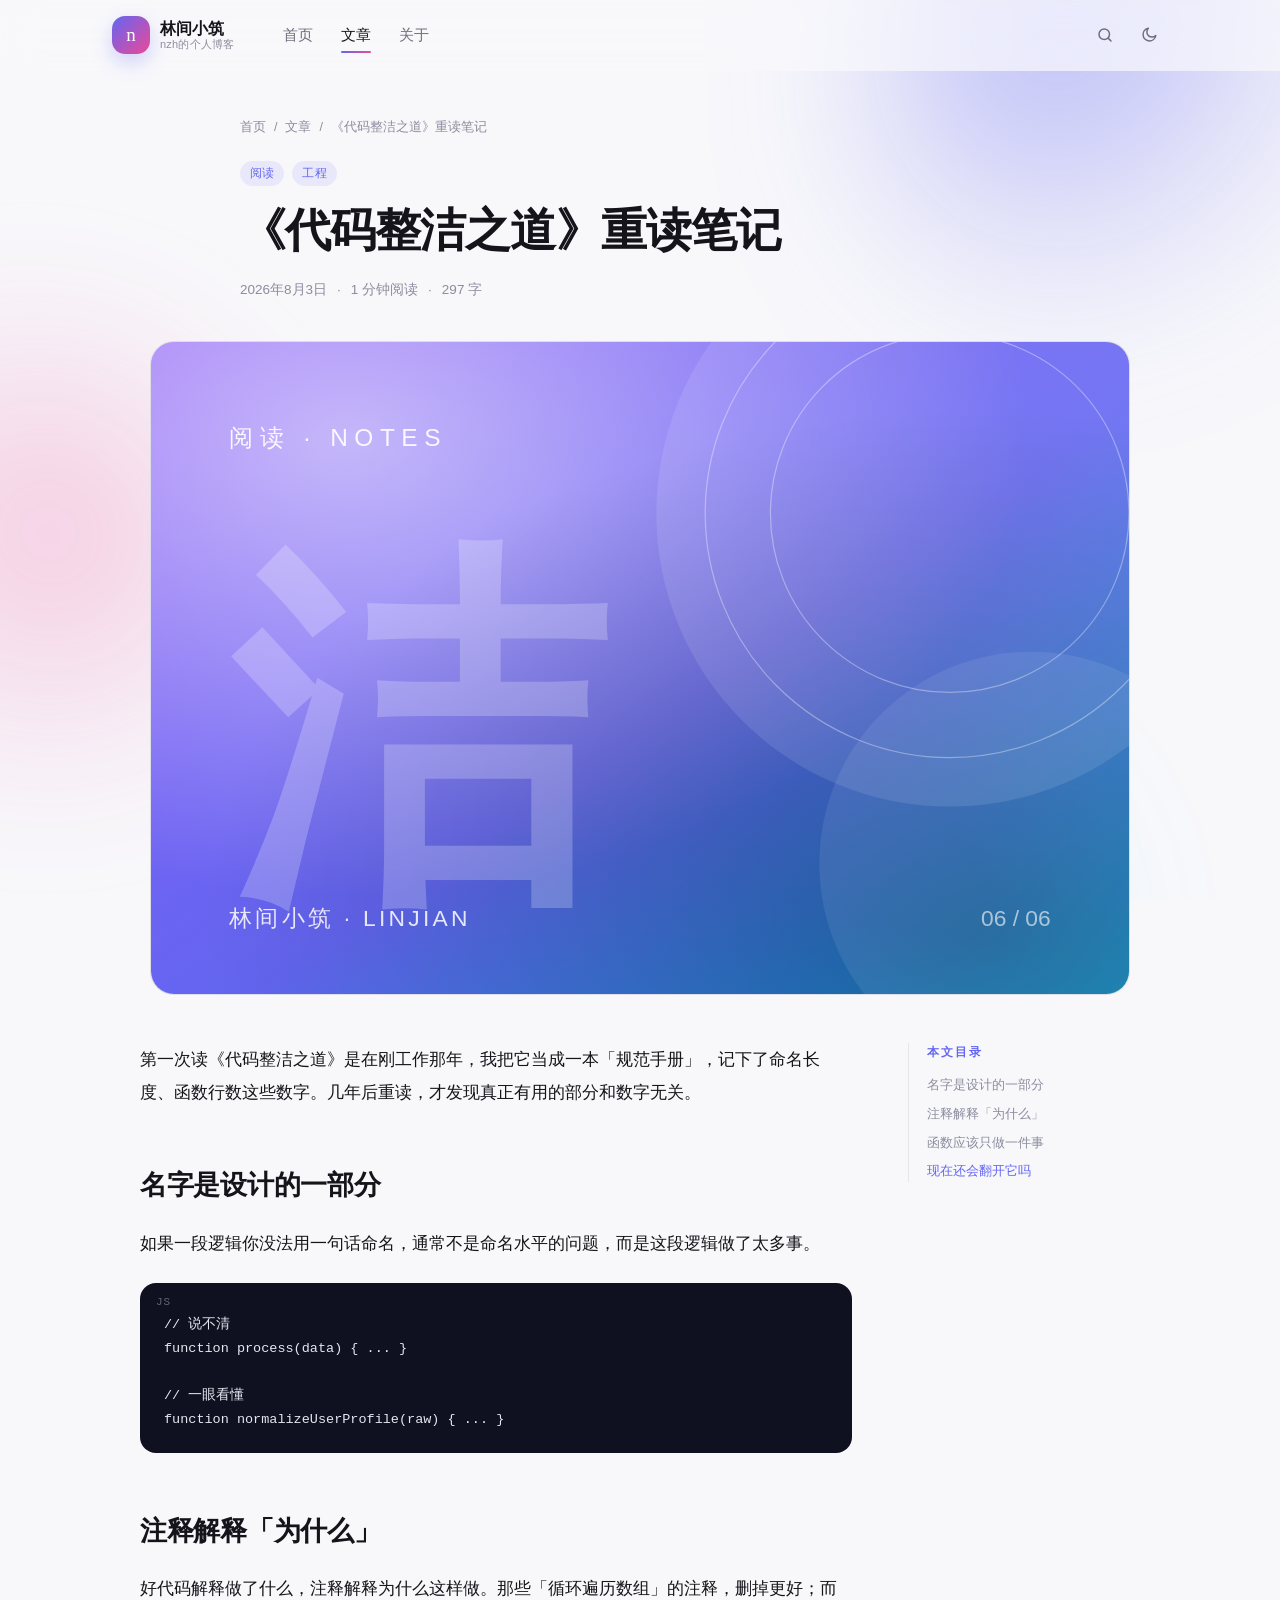
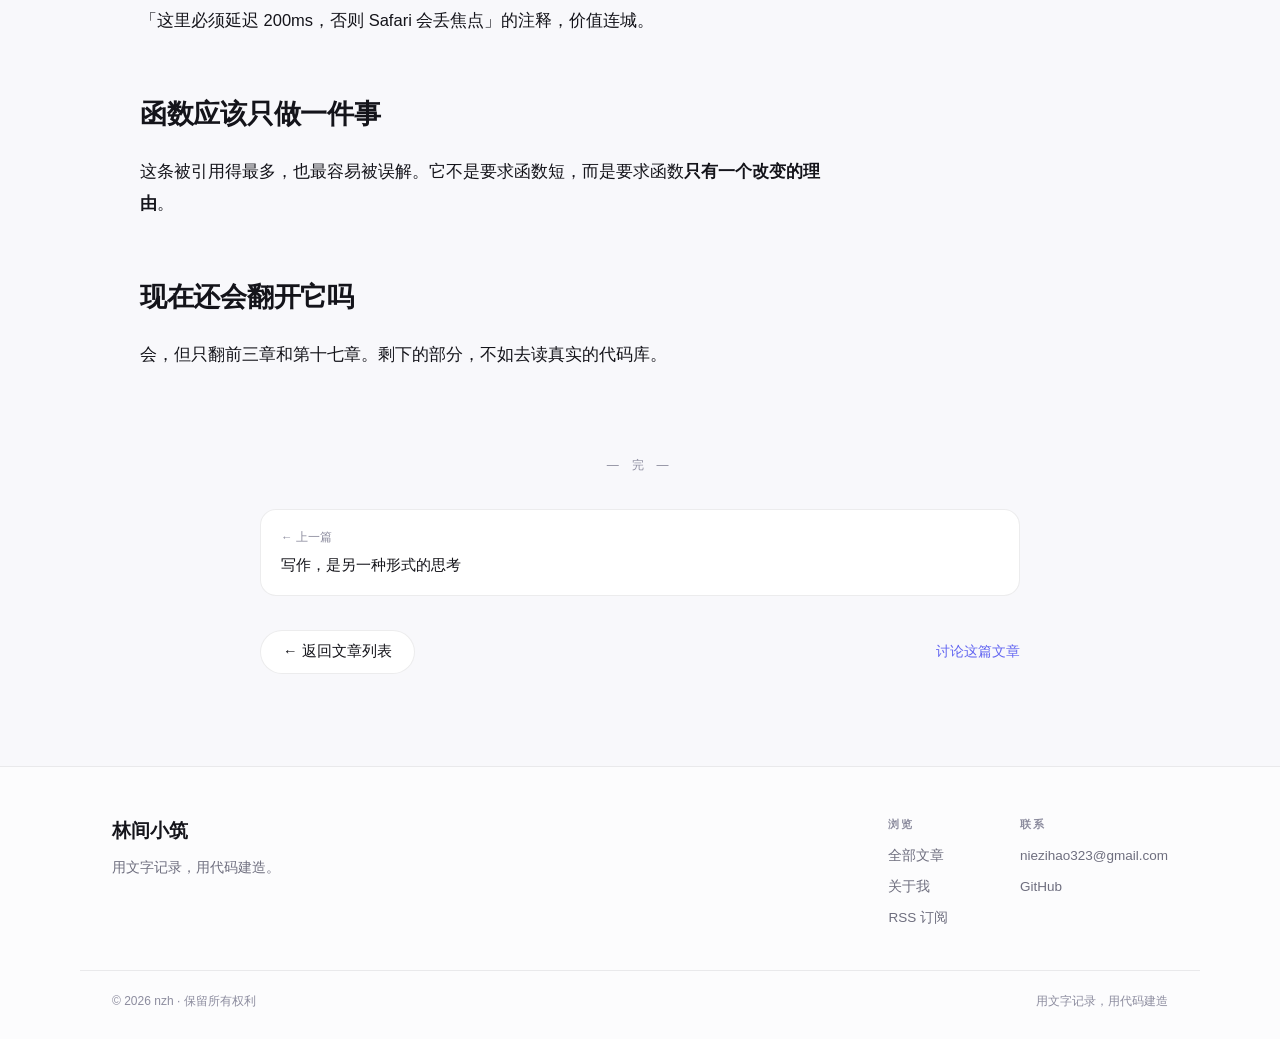
<file: posts/clean-code-notes/index.html>
<!DOCTYPE html>
<html lang="zh-CN">
<head>
<meta charset="utf-8">
<meta name="viewport" content="width=device-width, initial-scale=1">
<title>《代码整洁之道》重读笔记 · 林间小筑</title>
<meta name="description" content="第二次读这本书，感受完全不同。曾经觉得是教条的东西，如今成了每天写代码时的下意识反应。">
<meta name="robots" content="index, follow">
<link rel="canonical" href="https://clone-cpy.github.io/posts/clean-code-notes">
<meta property="og:type" content="article">
<meta property="og:site_name" content="林间小筑">
<meta property="og:title" content="《代码整洁之道》重读笔记 · 林间小筑">
<meta property="og:description" content="第二次读这本书，感受完全不同。曾经觉得是教条的东西，如今成了每天写代码时的下意识反应。">
<meta property="og:url" content="https://clone-cpy.github.io/posts/clean-code-notes">
<meta property="og:image" content="https://clone-cpy.github.io/uploads/seed/cover-6.svg">
<meta name="twitter:card" content="summary_large_image">
<meta name="theme-color" content="#6366f1" media="(prefers-color-scheme: light)">
<meta name="theme-color" content="#0b0b10" media="(prefers-color-scheme: dark)">
<link rel="icon" href="../../assets/favicon.svg" type="image/svg+xml">
<link rel="stylesheet" href="../../assets/site.css">
<style>:root{--accent:#6366f1;--accent-soft:rgba(99, 102, 241, 0.1);}</style>
<link rel="alternate" type="application/rss+xml" title="林间小筑" href="../../rss.xml">
<script>
(function () {
  try {
    var saved = localStorage.getItem('theme');
    var prefersDark = window.matchMedia('(prefers-color-scheme: dark)').matches;
    document.documentElement.dataset.theme = saved || (prefersDark ? 'dark' : 'light');
  } catch (error) {}
})();
</script>

</head>
<body class="page-post">
<a class="skip-link" href="#main">跳到主要内容</a>
<div class="bg-decor" aria-hidden="true">
  <span class="blob blob--1"></span>
  <span class="blob blob--2"></span>
  <span class="blob blob--3"></span>
</div>
<header class="site-header" data-header>
  <div class="shell nav">
    <a class="brand" href="../../">
      <span class="brand__mark" aria-hidden="true">n</span>
      <span class="brand__text">
        <strong>林间小筑</strong>
        <small>nzh的个人博客</small>
      </span>
    </a>
    <button class="nav-toggle" type="button" aria-label="打开导航" aria-expanded="false" aria-controls="site-nav" data-nav-toggle>
      <span class="nav-toggle__open"><svg viewBox="0 0 24 24" fill="none" stroke="currentColor" stroke-width="2" stroke-linecap="round" aria-hidden="true"><path d="M4 7h16M4 12h16M4 17h16"/></svg></span>
      <span class="nav-toggle__close"><svg viewBox="0 0 24 24" fill="none" stroke="currentColor" stroke-width="2" stroke-linecap="round" aria-hidden="true"><path d="m6 6 12 12M18 6 6 18"/></svg></span>
    </button>
    <nav class="nav__links" id="site-nav" data-nav-links>
      <a href="../../">首页</a>
      <a href="../../posts" class="is-active" aria-current="page">文章</a>
      <a href="../../about">关于</a>
    </nav>
    <div class="nav__actions">
      <a class="icon-btn" href="../../posts#search" aria-label="搜索文章" title="搜索文章"><svg viewBox="0 0 24 24" fill="none" stroke="currentColor" stroke-width="2" stroke-linecap="round" stroke-linejoin="round" aria-hidden="true"><circle cx="11" cy="11" r="7"/><path d="m20 20-3.5-3.5"/></svg></a>
      <button class="icon-btn icon-btn--theme" type="button" data-theme-toggle aria-label="切换深浅色主题" title="切换主题">
        <svg class="icon-sun" viewBox="0 0 24 24" fill="none" stroke="currentColor" stroke-width="2" stroke-linecap="round" stroke-linejoin="round" aria-hidden="true"><circle cx="12" cy="12" r="4"/><path d="M12 2v2M12 20v2M4.9 4.9l1.4 1.4M17.7 17.7l1.4 1.4M2 12h2M20 12h2M4.9 19.1l1.4-1.4M17.7 6.3l1.4-1.4"/></svg><svg class="icon-moon" viewBox="0 0 24 24" fill="none" stroke="currentColor" stroke-width="2" stroke-linecap="round" stroke-linejoin="round" aria-hidden="true"><path d="M21 12.8A8.5 8.5 0 1 1 11.2 3a6.5 6.5 0 0 0 9.8 9.8Z"/></svg>
      </button>
    </div>
  </div>
</header>
<main id="main">

<article class="post shell">
  <header class="post__header">
    <nav class="breadcrumb"><a href="../../">首页</a><span>/</span><a href="../../posts">文章</a><span>/</span><span aria-current="page">《代码整洁之道》重读笔记</span></nav>
    <ul class="post__tags">
      <li><a class="chip" href="../../posts?tag=%E9%98%85%E8%AF%BB">阅读</a></li><li><a class="chip" href="../../posts?tag=%E5%B7%A5%E7%A8%8B">工程</a></li>
    </ul>
    <h1 class="post__title">《代码整洁之道》重读笔记</h1>
    <p class="post__meta">
      <time datetime="2026-08-03T06:02:50.462Z">2026年8月3日</time>
      <span class="meta-dot" aria-hidden="true">·</span><span>1 分钟阅读</span>
      <span class="meta-dot" aria-hidden="true">·</span><span>297 字</span>
    </p>
  </header>
  <figure class="post-cover"><img src="../../uploads/seed/cover-6.svg" alt="《代码整洁之道》重读笔记" decoding="async"></figure>
  <div class="post__layout">
    <div class="prose"><p>第一次读《代码整洁之道》是在刚工作那年，我把它当成一本「规范手册」，记下了命名长度、函数行数这些数字。几年后重读，才发现真正有用的部分和数字无关。</p>
<h2 id="名字是设计的一部分">名字是设计的一部分</h2>
<p>如果一段逻辑你没法用一句话命名，通常不是命名水平的问题，而是这段逻辑做了太多事。</p>
<pre class="code-block" data-lang="js"><code class="language-js">// 说不清
function process(data) { ... }

// 一眼看懂
function normalizeUserProfile(raw) { ... }</code></pre>
<h2 id="注释解释-为什么">注释解释「为什么」</h2>
<p>好代码解释做了什么，注释解释为什么这样做。那些「循环遍历数组」的注释，删掉更好；而「这里必须延迟 200ms，否则 Safari 会丢焦点」的注释，价值连城。</p>
<h2 id="函数应该只做一件事">函数应该只做一件事</h2>
<p>这条被引用得最多，也最容易被误解。它不是要求函数短，而是要求函数<strong>只有一个改变的理由</strong>。</p>
<h2 id="现在还会翻开它吗">现在还会翻开它吗</h2>
<p>会，但只翻前三章和第十七章。剩下的部分，不如去读真实的代码库。</p></div>
    <aside class="post-toc" aria-label="文章目录">
  <p class="post-toc__title">本文目录</p>
  <ol><li class="post-toc__item post-toc__item--h2"><a href="#名字是设计的一部分">名字是设计的一部分</a></li><li class="post-toc__item post-toc__item--h2"><a href="#注释解释-为什么">注释解释「为什么」</a></li><li class="post-toc__item post-toc__item--h2"><a href="#函数应该只做一件事">函数应该只做一件事</a></li><li class="post-toc__item post-toc__item--h2"><a href="#现在还会翻开它吗">现在还会翻开它吗</a></li></ol>
</aside>
  </div>
  <footer class="post__footer">
    <p class="post__end" aria-hidden="true">— 完 —</p>
    <div class="post-nav post-nav--single"><a class="post-nav__card post-nav__card--prev" href="../../posts/writing-is-thinking">
          <span class="post-nav__label">← 上一篇</span>
          <span class="post-nav__title">写作，是另一种形式的思考</span>
        </a></div>
    <div class="post__actions">
      <a class="btn btn--ghost" href="../../posts">← 返回文章列表</a>
      <a class="text-link" href="mailto:niezihao323@gmail.com?subject=%E5%85%B3%E4%BA%8E%E3%80%8A%E3%80%8A%E4%BB%A3%E7%A0%81%E6%95%B4%E6%B4%81%E4%B9%8B%E9%81%93%E3%80%8B%E9%87%8D%E8%AF%BB%E7%AC%94%E8%AE%B0%E3%80%8B">讨论这篇文章</a>
    </div>
  </footer>
</article>
<script type="application/ld+json">{"@context":"https://schema.org","@type":"BlogPosting","headline":"《代码整洁之道》重读笔记","description":"第二次读这本书，感受完全不同。曾经觉得是教条的东西，如今成了每天写代码时的下意识反应。","datePublished":"2026-08-03T06:02:50.462Z","dateModified":"2026-08-03T06:02:50.462Z","author":{"@type":"Person","name":"nzh"},"publisher":{"@type":"Organization","name":"林间小筑"},"mainEntityOfPage":"https://clone-cpy.github.io/posts/clean-code-notes","image":"https://clone-cpy.github.io/uploads/seed/cover-6.svg","keywords":"阅读,工程"}</script>
</main>
<footer class="site-footer">
  <div class="shell footer">
    <div class="footer__brand">
      <p class="footer__title">林间小筑</p>
      <p class="footer__note">用文字记录，用代码建造。</p>
    </div>
    <div class="footer__cols">
      <div>
        <p class="footer__heading">浏览</p>
        <a href="../../posts">全部文章</a>
        <a href="../../about">关于我</a>
        <a href="../../rss.xml">RSS 订阅</a>
      </div>
      <div>
        <p class="footer__heading">联系</p>
        <a href="mailto:niezihao323@gmail.com">niezihao323@gmail.com</a>
        <a href="https://github.com/clone-cpy" target="_blank" rel="noopener noreferrer">GitHub</a>
        
      </div>
    </div>
  </div>
  <div class="shell footer__bottom">
    <p>© 2026 nzh · 保留所有权利</p>
    <p>用文字记录，用代码建造</p>
  </div>
</footer>
<script src="../../assets/site.js" defer></script>
</body>
</html>
</file>
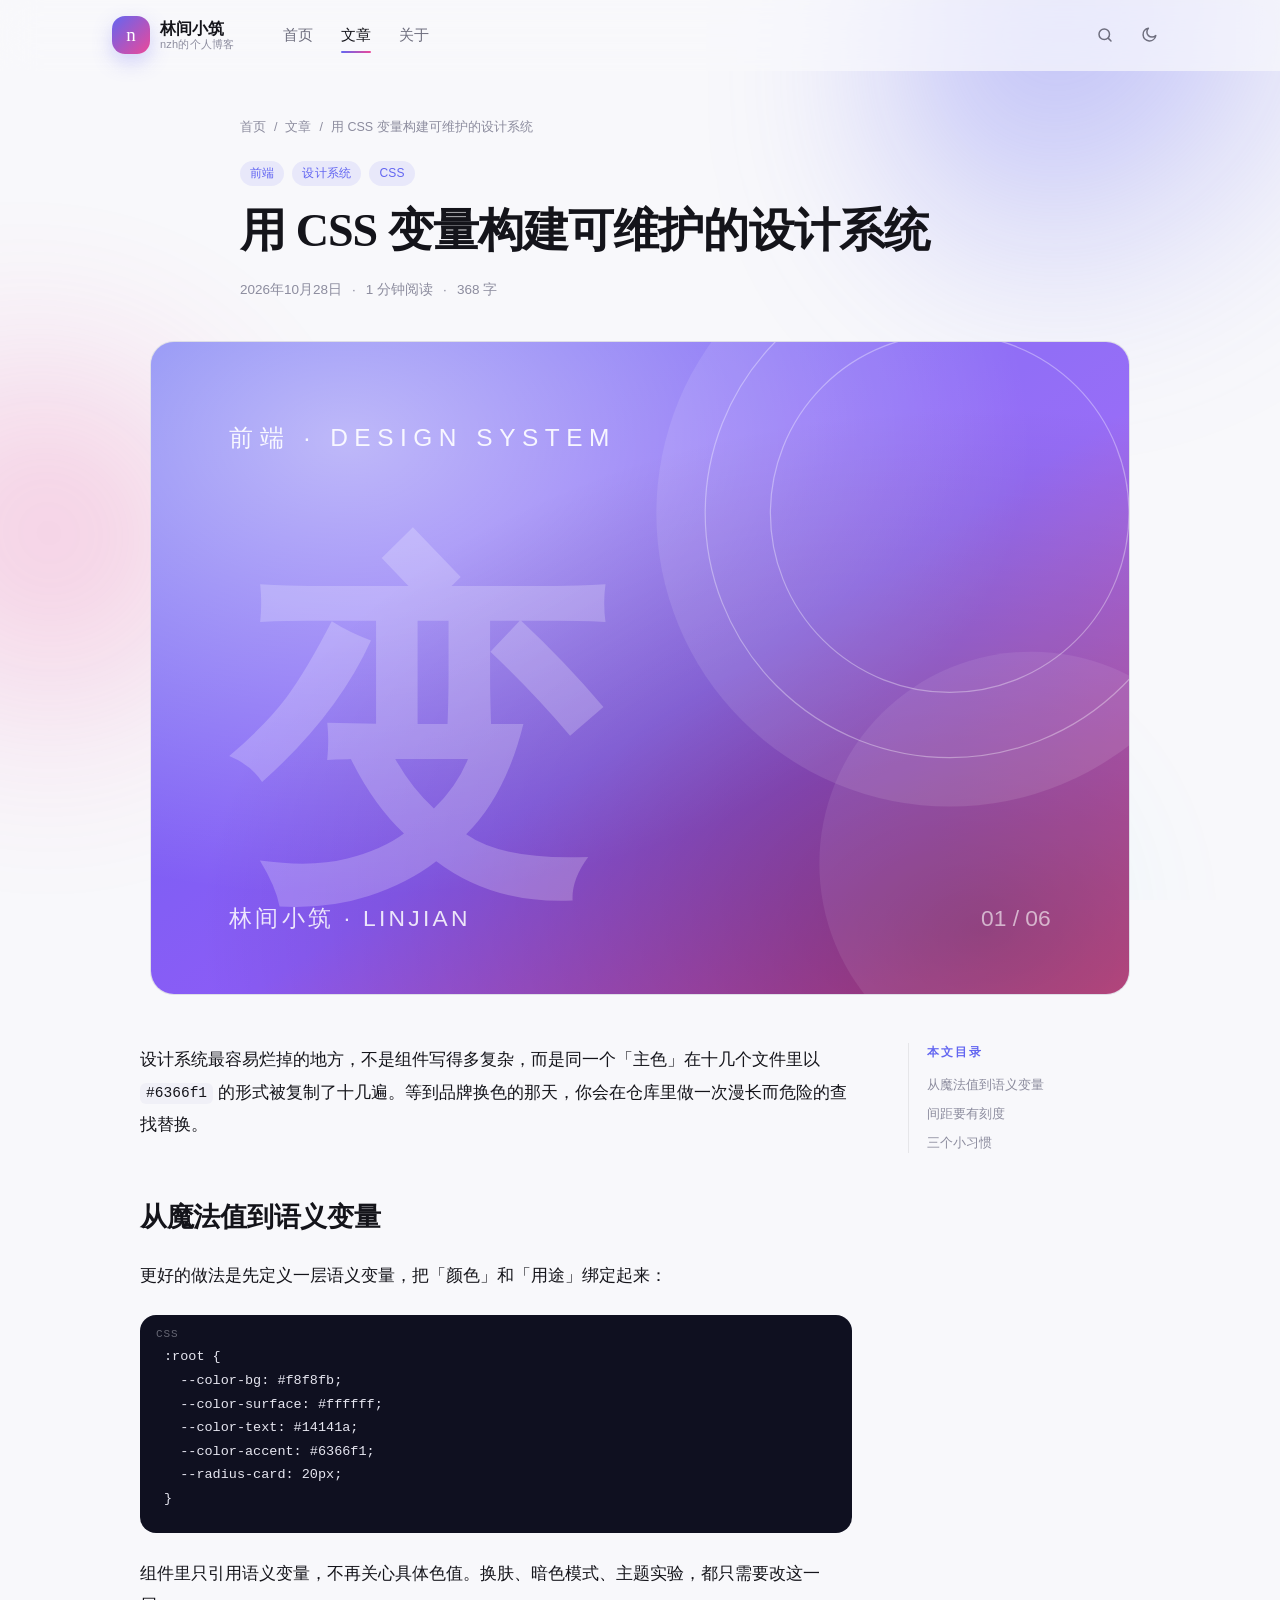
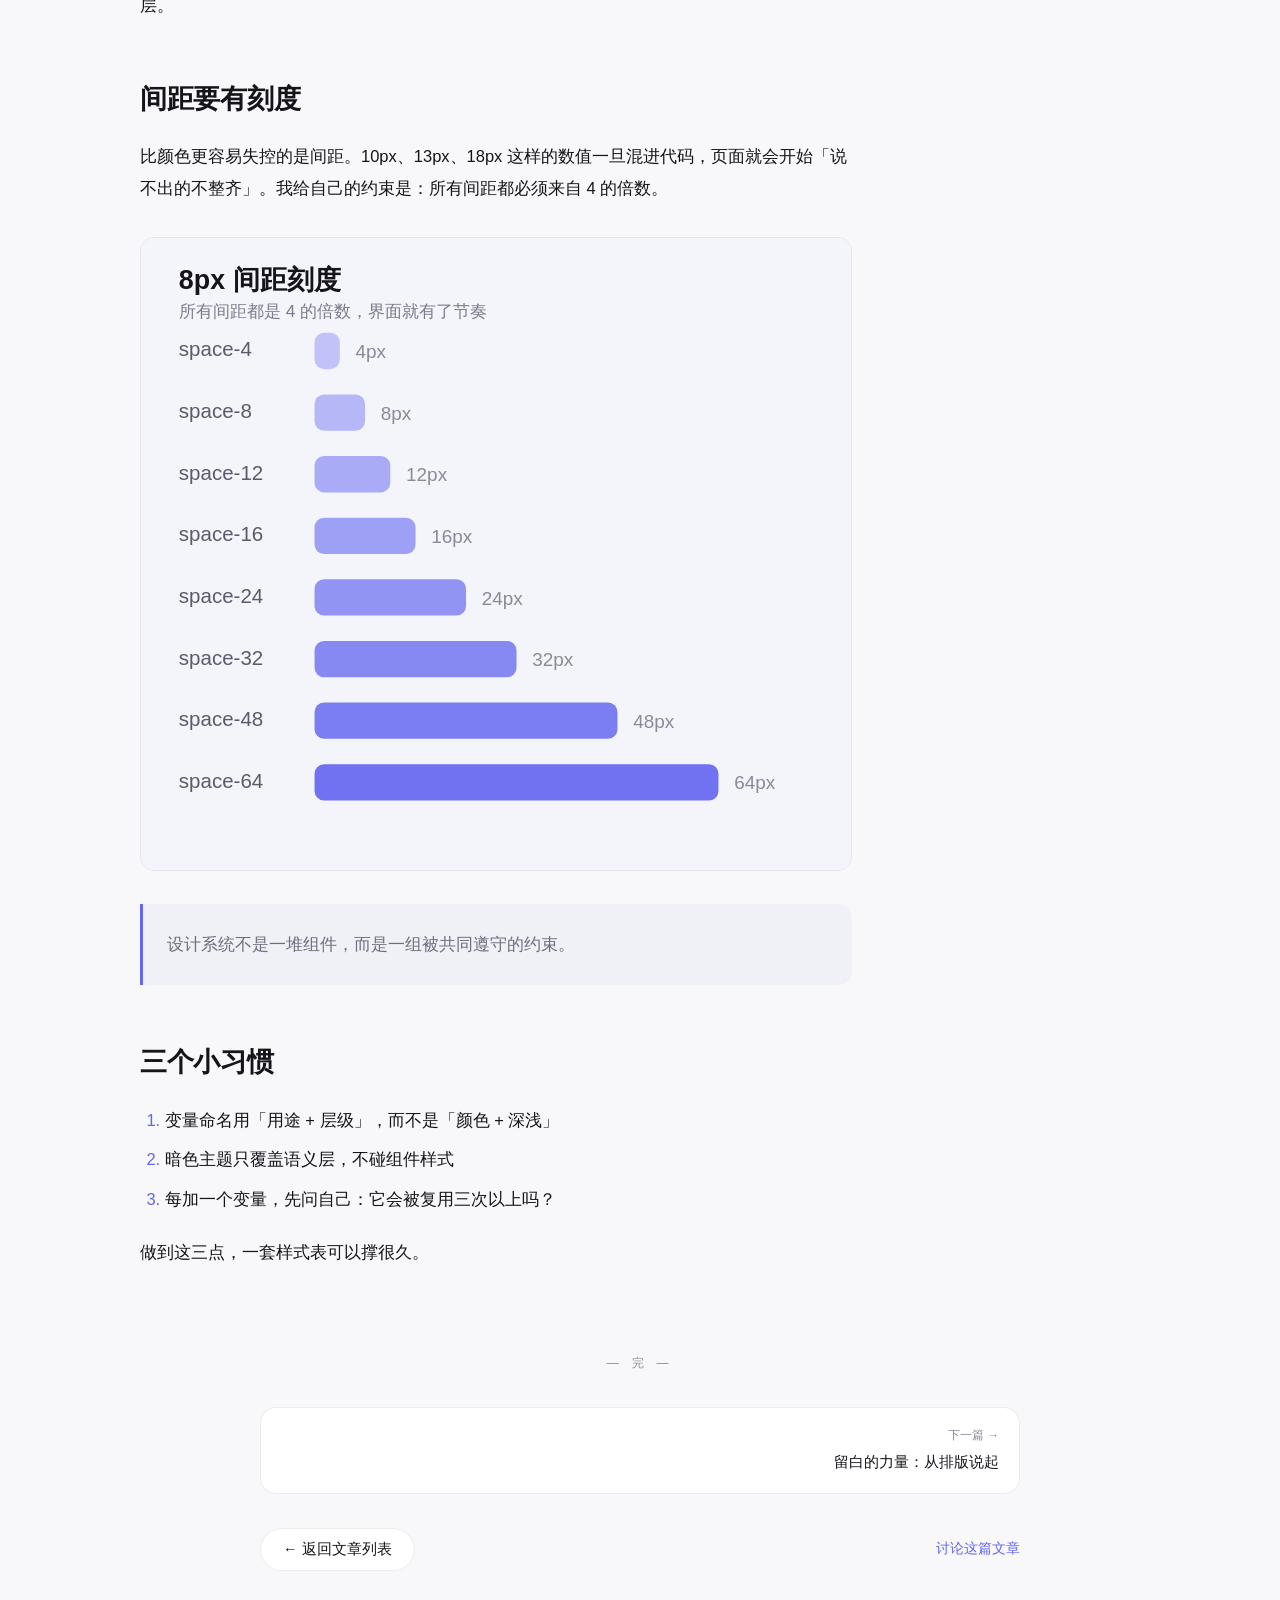
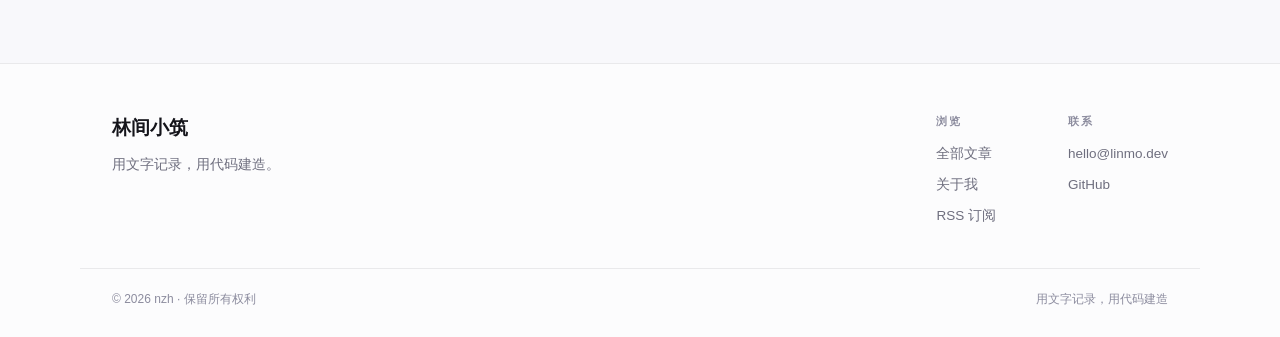
<file: posts/css-variables-design-system/index.html>
<!DOCTYPE html>
<html lang="zh-CN">
<head>
<meta charset="utf-8">
<meta name="viewport" content="width=device-width, initial-scale=1">
<title>用 CSS 变量构建可维护的设计系统 · 林间小筑</title>
<meta name="description" content="当项目规模增长，颜色、间距、圆角散落在各处会变成一场灾难。CSS 自定义属性或许是这场混乱的解药。">
<meta name="robots" content="index, follow">
<link rel="canonical" href="https://clone-cpy.github.io/posts/css-variables-design-system">
<meta property="og:type" content="article">
<meta property="og:site_name" content="林间小筑">
<meta property="og:title" content="用 CSS 变量构建可维护的设计系统 · 林间小筑">
<meta property="og:description" content="当项目规模增长，颜色、间距、圆角散落在各处会变成一场灾难。CSS 自定义属性或许是这场混乱的解药。">
<meta property="og:url" content="https://clone-cpy.github.io/posts/css-variables-design-system">
<meta property="og:image" content="https://clone-cpy.github.io/uploads/seed/cover-1.svg">
<meta name="twitter:card" content="summary_large_image">
<meta name="theme-color" content="#6366f1" media="(prefers-color-scheme: light)">
<meta name="theme-color" content="#0b0b10" media="(prefers-color-scheme: dark)">
<link rel="icon" href="../../assets/favicon.svg" type="image/svg+xml">
<link rel="stylesheet" href="../../assets/site.css">
<style>:root{--accent:#6366f1;--accent-soft:rgba(99, 102, 241, 0.1);}</style>
<link rel="alternate" type="application/rss+xml" title="林间小筑" href="../../rss.xml">
<script>
(function () {
  try {
    var saved = localStorage.getItem('theme');
    var prefersDark = window.matchMedia('(prefers-color-scheme: dark)').matches;
    document.documentElement.dataset.theme = saved || (prefersDark ? 'dark' : 'light');
  } catch (error) {}
})();
</script>

</head>
<body class="page-post">
<a class="skip-link" href="#main">跳到主要内容</a>
<div class="bg-decor" aria-hidden="true">
  <span class="blob blob--1"></span>
  <span class="blob blob--2"></span>
  <span class="blob blob--3"></span>
</div>
<header class="site-header" data-header>
  <div class="shell nav">
    <a class="brand" href="../../">
      <span class="brand__mark" aria-hidden="true">n</span>
      <span class="brand__text">
        <strong>林间小筑</strong>
        <small>nzh的个人博客</small>
      </span>
    </a>
    <button class="nav-toggle" type="button" aria-label="打开导航" aria-expanded="false" aria-controls="site-nav" data-nav-toggle>
      <span class="nav-toggle__open"><svg viewBox="0 0 24 24" fill="none" stroke="currentColor" stroke-width="2" stroke-linecap="round" aria-hidden="true"><path d="M4 7h16M4 12h16M4 17h16"/></svg></span>
      <span class="nav-toggle__close"><svg viewBox="0 0 24 24" fill="none" stroke="currentColor" stroke-width="2" stroke-linecap="round" aria-hidden="true"><path d="m6 6 12 12M18 6 6 18"/></svg></span>
    </button>
    <nav class="nav__links" id="site-nav" data-nav-links>
      <a href="../../">首页</a>
      <a href="../../posts" class="is-active" aria-current="page">文章</a>
      <a href="../../about">关于</a>
    </nav>
    <div class="nav__actions">
      <a class="icon-btn" href="../../posts#search" aria-label="搜索文章" title="搜索文章"><svg viewBox="0 0 24 24" fill="none" stroke="currentColor" stroke-width="2" stroke-linecap="round" stroke-linejoin="round" aria-hidden="true"><circle cx="11" cy="11" r="7"/><path d="m20 20-3.5-3.5"/></svg></a>
      <button class="icon-btn icon-btn--theme" type="button" data-theme-toggle aria-label="切换深浅色主题" title="切换主题">
        <svg class="icon-sun" viewBox="0 0 24 24" fill="none" stroke="currentColor" stroke-width="2" stroke-linecap="round" stroke-linejoin="round" aria-hidden="true"><circle cx="12" cy="12" r="4"/><path d="M12 2v2M12 20v2M4.9 4.9l1.4 1.4M17.7 17.7l1.4 1.4M2 12h2M20 12h2M4.9 19.1l1.4-1.4M17.7 6.3l1.4-1.4"/></svg><svg class="icon-moon" viewBox="0 0 24 24" fill="none" stroke="currentColor" stroke-width="2" stroke-linecap="round" stroke-linejoin="round" aria-hidden="true"><path d="M21 12.8A8.5 8.5 0 1 1 11.2 3a6.5 6.5 0 0 0 9.8 9.8Z"/></svg>
      </button>
    </div>
  </div>
</header>
<main id="main">

<article class="post shell">
  <header class="post__header">
    <nav class="breadcrumb"><a href="../../">首页</a><span>/</span><a href="../../posts">文章</a><span>/</span><span aria-current="page">用 CSS 变量构建可维护的设计系统</span></nav>
    <ul class="post__tags">
      <li><a class="chip" href="../../posts?tag=%E5%89%8D%E7%AB%AF">前端</a></li><li><a class="chip" href="../../posts?tag=%E8%AE%BE%E8%AE%A1%E7%B3%BB%E7%BB%9F">设计系统</a></li><li><a class="chip" href="../../posts?tag=CSS">CSS</a></li>
    </ul>
    <h1 class="post__title">用 CSS 变量构建可维护的设计系统</h1>
    <p class="post__meta">
      <time datetime="2026-10-28T06:02:50.462Z">2026年10月28日</time>
      <span class="meta-dot" aria-hidden="true">·</span><span>1 分钟阅读</span>
      <span class="meta-dot" aria-hidden="true">·</span><span>368 字</span>
    </p>
  </header>
  <figure class="post-cover"><img src="../../uploads/seed/cover-1.svg" alt="用 CSS 变量构建可维护的设计系统" decoding="async"></figure>
  <div class="post__layout">
    <div class="prose"><p>设计系统最容易烂掉的地方，不是组件写得多复杂，而是同一个「主色」在十几个文件里以 <code>#6366f1</code> 的形式被复制了十几遍。等到品牌换色的那天，你会在仓库里做一次漫长而危险的查找替换。</p>
<h2 id="从魔法值到语义变量">从魔法值到语义变量</h2>
<p>更好的做法是先定义一层语义变量，把「颜色」和「用途」绑定起来：</p>
<pre class="code-block" data-lang="css"><code class="language-css">:root {
  --color-bg: #f8f8fb;
  --color-surface: #ffffff;
  --color-text: #14141a;
  --color-accent: #6366f1;
  --radius-card: 20px;
}</code></pre>
<p>组件里只引用语义变量，不再关心具体色值。换肤、暗色模式、主题实验，都只需要改这一层。</p>
<h2 id="间距要有刻度">间距要有刻度</h2>
<p>比颜色更容易失控的是间距。10px、13px、18px 这样的数值一旦混进代码，页面就会开始「说不出的不整齐」。我给自己的约束是：所有间距都必须来自 4 的倍数。</p>
<figure class="figure"><img src="../../uploads/seed/spacing.svg" alt="" loading="lazy" decoding="async"></figure>
<blockquote><p>设计系统不是一堆组件，而是一组被共同遵守的约束。</p></blockquote>
<h2 id="三个小习惯">三个小习惯</h2>
<ol><li>变量命名用「用途 + 层级」，而不是「颜色 + 深浅」</li><li>暗色主题只覆盖语义层，不碰组件样式</li><li>每加一个变量，先问自己：它会被复用三次以上吗？</li></ol>
<p>做到这三点，一套样式表可以撑很久。</p></div>
    <aside class="post-toc" aria-label="文章目录">
  <p class="post-toc__title">本文目录</p>
  <ol><li class="post-toc__item post-toc__item--h2"><a href="#从魔法值到语义变量">从魔法值到语义变量</a></li><li class="post-toc__item post-toc__item--h2"><a href="#间距要有刻度">间距要有刻度</a></li><li class="post-toc__item post-toc__item--h2"><a href="#三个小习惯">三个小习惯</a></li></ol>
</aside>
  </div>
  <footer class="post__footer">
    <p class="post__end" aria-hidden="true">— 完 —</p>
    <div class="post-nav post-nav--single"><a class="post-nav__card post-nav__card--next" href="../../posts/the-power-of-whitespace">
          <span class="post-nav__label">下一篇 →</span>
          <span class="post-nav__title">留白的力量：从排版说起</span>
        </a></div>
    <div class="post__actions">
      <a class="btn btn--ghost" href="../../posts">← 返回文章列表</a>
      <a class="text-link" href="mailto:hello@linmo.dev?subject=%E5%85%B3%E4%BA%8E%E3%80%8A%E7%94%A8%20CSS%20%E5%8F%98%E9%87%8F%E6%9E%84%E5%BB%BA%E5%8F%AF%E7%BB%B4%E6%8A%A4%E7%9A%84%E8%AE%BE%E8%AE%A1%E7%B3%BB%E7%BB%9F%E3%80%8B">讨论这篇文章</a>
    </div>
  </footer>
</article>
<script type="application/ld+json">{"@context":"https://schema.org","@type":"BlogPosting","headline":"用 CSS 变量构建可维护的设计系统","description":"当项目规模增长，颜色、间距、圆角散落在各处会变成一场灾难。CSS 自定义属性或许是这场混乱的解药。","datePublished":"2026-10-28T06:02:50.462Z","dateModified":"2026-10-28T06:02:50.462Z","author":{"@type":"Person","name":"nzh"},"publisher":{"@type":"Organization","name":"林间小筑"},"mainEntityOfPage":"https://clone-cpy.github.io/posts/css-variables-design-system","image":"https://clone-cpy.github.io/uploads/seed/cover-1.svg","keywords":"前端,设计系统,CSS"}</script>
</main>
<footer class="site-footer">
  <div class="shell footer">
    <div class="footer__brand">
      <p class="footer__title">林间小筑</p>
      <p class="footer__note">用文字记录，用代码建造。</p>
    </div>
    <div class="footer__cols">
      <div>
        <p class="footer__heading">浏览</p>
        <a href="../../posts">全部文章</a>
        <a href="../../about">关于我</a>
        <a href="../../rss.xml">RSS 订阅</a>
      </div>
      <div>
        <p class="footer__heading">联系</p>
        <a href="mailto:hello@linmo.dev">hello@linmo.dev</a>
        <a href="https://github.com/clone-cpy" target="_blank" rel="noopener noreferrer">GitHub</a>
        
      </div>
    </div>
  </div>
  <div class="shell footer__bottom">
    <p>© 2026 nzh · 保留所有权利</p>
    <p>用文字记录，用代码建造</p>
  </div>
</footer>
<script src="../../assets/site.js" defer></script>
</body>
</html>
</file>
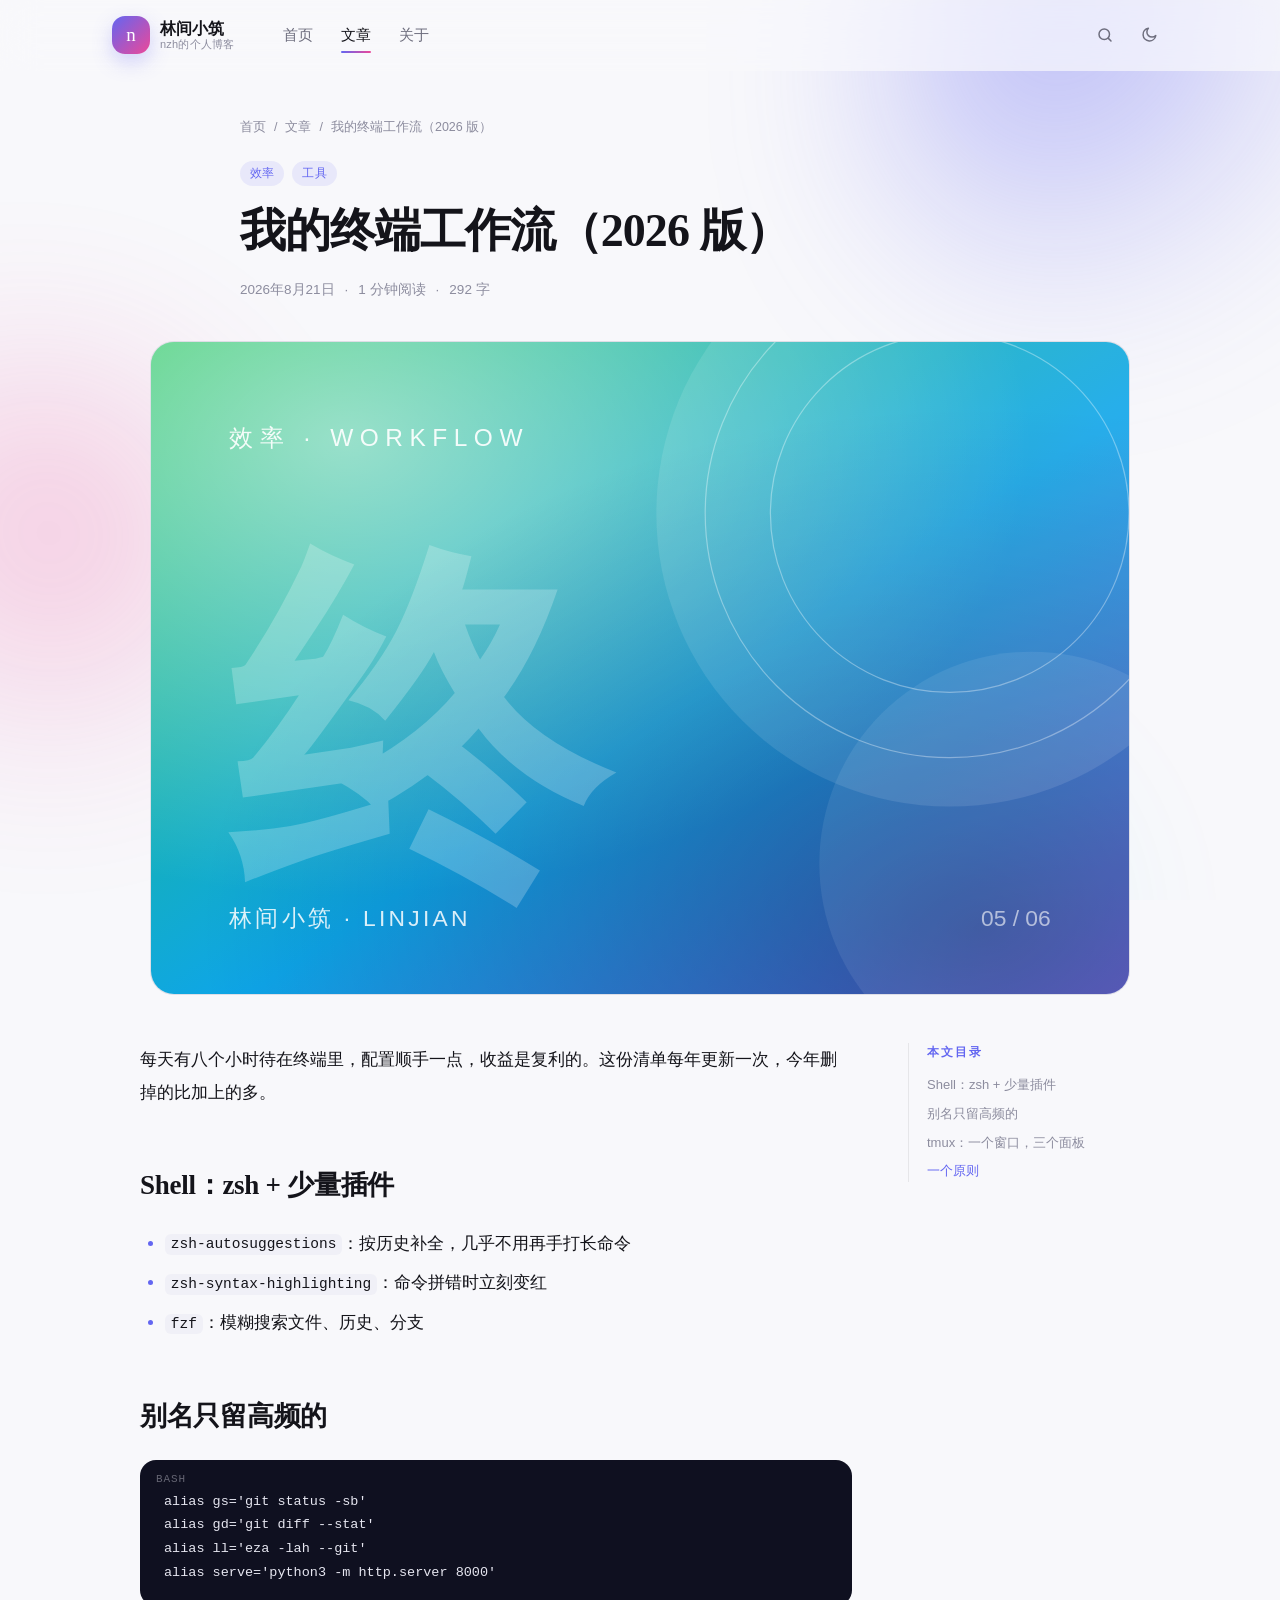
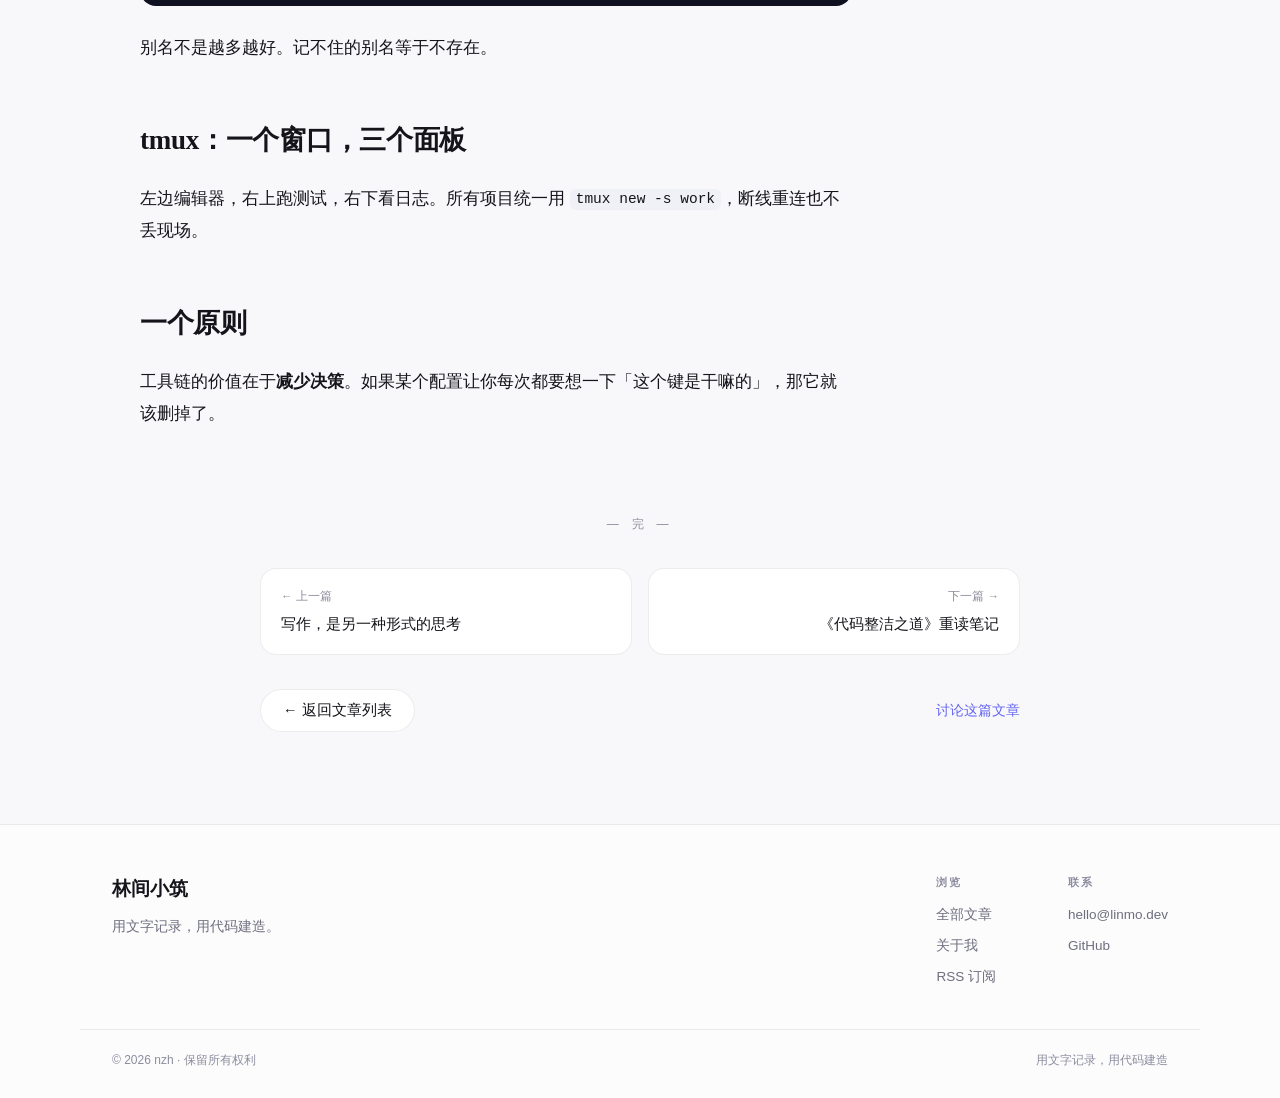
<file: posts/my-terminal-workflow/index.html>
<!DOCTYPE html>
<html lang="zh-CN">
<head>
<meta charset="utf-8">
<meta name="viewport" content="width=device-width, initial-scale=1">
<title>我的终端工作流（2026 版） · 林间小筑</title>
<meta name="description" content="从 zsh 配置到常用别名，从 tmux 布局到 fzf 模糊搜索，分享每天陪伴我八小时的工具链。">
<meta name="robots" content="index, follow">
<link rel="canonical" href="https://clone-cpy.github.io/posts/my-terminal-workflow">
<meta property="og:type" content="article">
<meta property="og:site_name" content="林间小筑">
<meta property="og:title" content="我的终端工作流（2026 版） · 林间小筑">
<meta property="og:description" content="从 zsh 配置到常用别名，从 tmux 布局到 fzf 模糊搜索，分享每天陪伴我八小时的工具链。">
<meta property="og:url" content="https://clone-cpy.github.io/posts/my-terminal-workflow">
<meta property="og:image" content="https://clone-cpy.github.io/uploads/seed/cover-5.svg">
<meta name="twitter:card" content="summary_large_image">
<meta name="theme-color" content="#6366f1" media="(prefers-color-scheme: light)">
<meta name="theme-color" content="#0b0b10" media="(prefers-color-scheme: dark)">
<link rel="icon" href="../../assets/favicon.svg" type="image/svg+xml">
<link rel="stylesheet" href="../../assets/site.css">
<style>:root{--accent:#6366f1;--accent-soft:rgba(99, 102, 241, 0.1);}</style>
<link rel="alternate" type="application/rss+xml" title="林间小筑" href="../../rss.xml">
<script>
(function () {
  try {
    var saved = localStorage.getItem('theme');
    var prefersDark = window.matchMedia('(prefers-color-scheme: dark)').matches;
    document.documentElement.dataset.theme = saved || (prefersDark ? 'dark' : 'light');
  } catch (error) {}
})();
</script>

</head>
<body class="page-post">
<a class="skip-link" href="#main">跳到主要内容</a>
<div class="bg-decor" aria-hidden="true">
  <span class="blob blob--1"></span>
  <span class="blob blob--2"></span>
  <span class="blob blob--3"></span>
</div>
<header class="site-header" data-header>
  <div class="shell nav">
    <a class="brand" href="../../">
      <span class="brand__mark" aria-hidden="true">n</span>
      <span class="brand__text">
        <strong>林间小筑</strong>
        <small>nzh的个人博客</small>
      </span>
    </a>
    <button class="nav-toggle" type="button" aria-label="打开导航" aria-expanded="false" aria-controls="site-nav" data-nav-toggle>
      <span class="nav-toggle__open"><svg viewBox="0 0 24 24" fill="none" stroke="currentColor" stroke-width="2" stroke-linecap="round" aria-hidden="true"><path d="M4 7h16M4 12h16M4 17h16"/></svg></span>
      <span class="nav-toggle__close"><svg viewBox="0 0 24 24" fill="none" stroke="currentColor" stroke-width="2" stroke-linecap="round" aria-hidden="true"><path d="m6 6 12 12M18 6 6 18"/></svg></span>
    </button>
    <nav class="nav__links" id="site-nav" data-nav-links>
      <a href="../../">首页</a>
      <a href="../../posts" class="is-active" aria-current="page">文章</a>
      <a href="../../about">关于</a>
    </nav>
    <div class="nav__actions">
      <a class="icon-btn" href="../../posts#search" aria-label="搜索文章" title="搜索文章"><svg viewBox="0 0 24 24" fill="none" stroke="currentColor" stroke-width="2" stroke-linecap="round" stroke-linejoin="round" aria-hidden="true"><circle cx="11" cy="11" r="7"/><path d="m20 20-3.5-3.5"/></svg></a>
      <button class="icon-btn icon-btn--theme" type="button" data-theme-toggle aria-label="切换深浅色主题" title="切换主题">
        <svg class="icon-sun" viewBox="0 0 24 24" fill="none" stroke="currentColor" stroke-width="2" stroke-linecap="round" stroke-linejoin="round" aria-hidden="true"><circle cx="12" cy="12" r="4"/><path d="M12 2v2M12 20v2M4.9 4.9l1.4 1.4M17.7 17.7l1.4 1.4M2 12h2M20 12h2M4.9 19.1l1.4-1.4M17.7 6.3l1.4-1.4"/></svg><svg class="icon-moon" viewBox="0 0 24 24" fill="none" stroke="currentColor" stroke-width="2" stroke-linecap="round" stroke-linejoin="round" aria-hidden="true"><path d="M21 12.8A8.5 8.5 0 1 1 11.2 3a6.5 6.5 0 0 0 9.8 9.8Z"/></svg>
      </button>
    </div>
  </div>
</header>
<main id="main">

<article class="post shell">
  <header class="post__header">
    <nav class="breadcrumb"><a href="../../">首页</a><span>/</span><a href="../../posts">文章</a><span>/</span><span aria-current="page">我的终端工作流（2026 版）</span></nav>
    <ul class="post__tags">
      <li><a class="chip" href="../../posts?tag=%E6%95%88%E7%8E%87">效率</a></li><li><a class="chip" href="../../posts?tag=%E5%B7%A5%E5%85%B7">工具</a></li>
    </ul>
    <h1 class="post__title">我的终端工作流（2026 版）</h1>
    <p class="post__meta">
      <time datetime="2026-08-21T06:02:50.462Z">2026年8月21日</time>
      <span class="meta-dot" aria-hidden="true">·</span><span>1 分钟阅读</span>
      <span class="meta-dot" aria-hidden="true">·</span><span>292 字</span>
    </p>
  </header>
  <figure class="post-cover"><img src="../../uploads/seed/cover-5.svg" alt="我的终端工作流（2026 版）" decoding="async"></figure>
  <div class="post__layout">
    <div class="prose"><p>每天有八个小时待在终端里，配置顺手一点，收益是复利的。这份清单每年更新一次，今年删掉的比加上的多。</p>
<h2 id="shell-zsh-少量插件">Shell：zsh + 少量插件</h2>
<ul><li><code>zsh-autosuggestions</code>：按历史补全，几乎不用再手打长命令</li><li><code>zsh-syntax-highlighting</code>：命令拼错时立刻变红</li><li><code>fzf</code>：模糊搜索文件、历史、分支</li></ul>
<h2 id="别名只留高频的">别名只留高频的</h2>
<pre class="code-block" data-lang="bash"><code class="language-bash">alias gs=&#39;git status -sb&#39;
alias gd=&#39;git diff --stat&#39;
alias ll=&#39;eza -lah --git&#39;
alias serve=&#39;python3 -m http.server 8000&#39;</code></pre>
<p>别名不是越多越好。记不住的别名等于不存在。</p>
<h2 id="tmux-一个窗口-三个面板">tmux：一个窗口，三个面板</h2>
<p>左边编辑器，右上跑测试，右下看日志。所有项目统一用 <code>tmux new -s work</code>，断线重连也不丢现场。</p>
<h2 id="一个原则">一个原则</h2>
<p>工具链的价值在于<strong>减少决策</strong>。如果某个配置让你每次都要想一下「这个键是干嘛的」，那它就该删掉了。</p></div>
    <aside class="post-toc" aria-label="文章目录">
  <p class="post-toc__title">本文目录</p>
  <ol><li class="post-toc__item post-toc__item--h2"><a href="#shell-zsh-少量插件">Shell：zsh + 少量插件</a></li><li class="post-toc__item post-toc__item--h2"><a href="#别名只留高频的">别名只留高频的</a></li><li class="post-toc__item post-toc__item--h2"><a href="#tmux-一个窗口-三个面板">tmux：一个窗口，三个面板</a></li><li class="post-toc__item post-toc__item--h2"><a href="#一个原则">一个原则</a></li></ol>
</aside>
  </div>
  <footer class="post__footer">
    <p class="post__end" aria-hidden="true">— 完 —</p>
    <div class="post-nav"><a class="post-nav__card post-nav__card--prev" href="../../posts/writing-is-thinking">
          <span class="post-nav__label">← 上一篇</span>
          <span class="post-nav__title">写作，是另一种形式的思考</span>
        </a><a class="post-nav__card post-nav__card--next" href="../../posts/clean-code-notes">
          <span class="post-nav__label">下一篇 →</span>
          <span class="post-nav__title">《代码整洁之道》重读笔记</span>
        </a></div>
    <div class="post__actions">
      <a class="btn btn--ghost" href="../../posts">← 返回文章列表</a>
      <a class="text-link" href="mailto:hello@linmo.dev?subject=%E5%85%B3%E4%BA%8E%E3%80%8A%E6%88%91%E7%9A%84%E7%BB%88%E7%AB%AF%E5%B7%A5%E4%BD%9C%E6%B5%81%EF%BC%882026%20%E7%89%88%EF%BC%89%E3%80%8B">讨论这篇文章</a>
    </div>
  </footer>
</article>
<script type="application/ld+json">{"@context":"https://schema.org","@type":"BlogPosting","headline":"我的终端工作流（2026 版）","description":"从 zsh 配置到常用别名，从 tmux 布局到 fzf 模糊搜索，分享每天陪伴我八小时的工具链。","datePublished":"2026-08-21T06:02:50.462Z","dateModified":"2026-08-21T06:02:50.462Z","author":{"@type":"Person","name":"nzh"},"publisher":{"@type":"Organization","name":"林间小筑"},"mainEntityOfPage":"https://clone-cpy.github.io/posts/my-terminal-workflow","image":"https://clone-cpy.github.io/uploads/seed/cover-5.svg","keywords":"效率,工具"}</script>
</main>
<footer class="site-footer">
  <div class="shell footer">
    <div class="footer__brand">
      <p class="footer__title">林间小筑</p>
      <p class="footer__note">用文字记录，用代码建造。</p>
    </div>
    <div class="footer__cols">
      <div>
        <p class="footer__heading">浏览</p>
        <a href="../../posts">全部文章</a>
        <a href="../../about">关于我</a>
        <a href="../../rss.xml">RSS 订阅</a>
      </div>
      <div>
        <p class="footer__heading">联系</p>
        <a href="mailto:hello@linmo.dev">hello@linmo.dev</a>
        <a href="https://github.com/clone-cpy" target="_blank" rel="noopener noreferrer">GitHub</a>
        
      </div>
    </div>
  </div>
  <div class="shell footer__bottom">
    <p>© 2026 nzh · 保留所有权利</p>
    <p>用文字记录，用代码建造</p>
  </div>
</footer>
<script src="../../assets/site.js" defer></script>
</body>
</html>
</file>
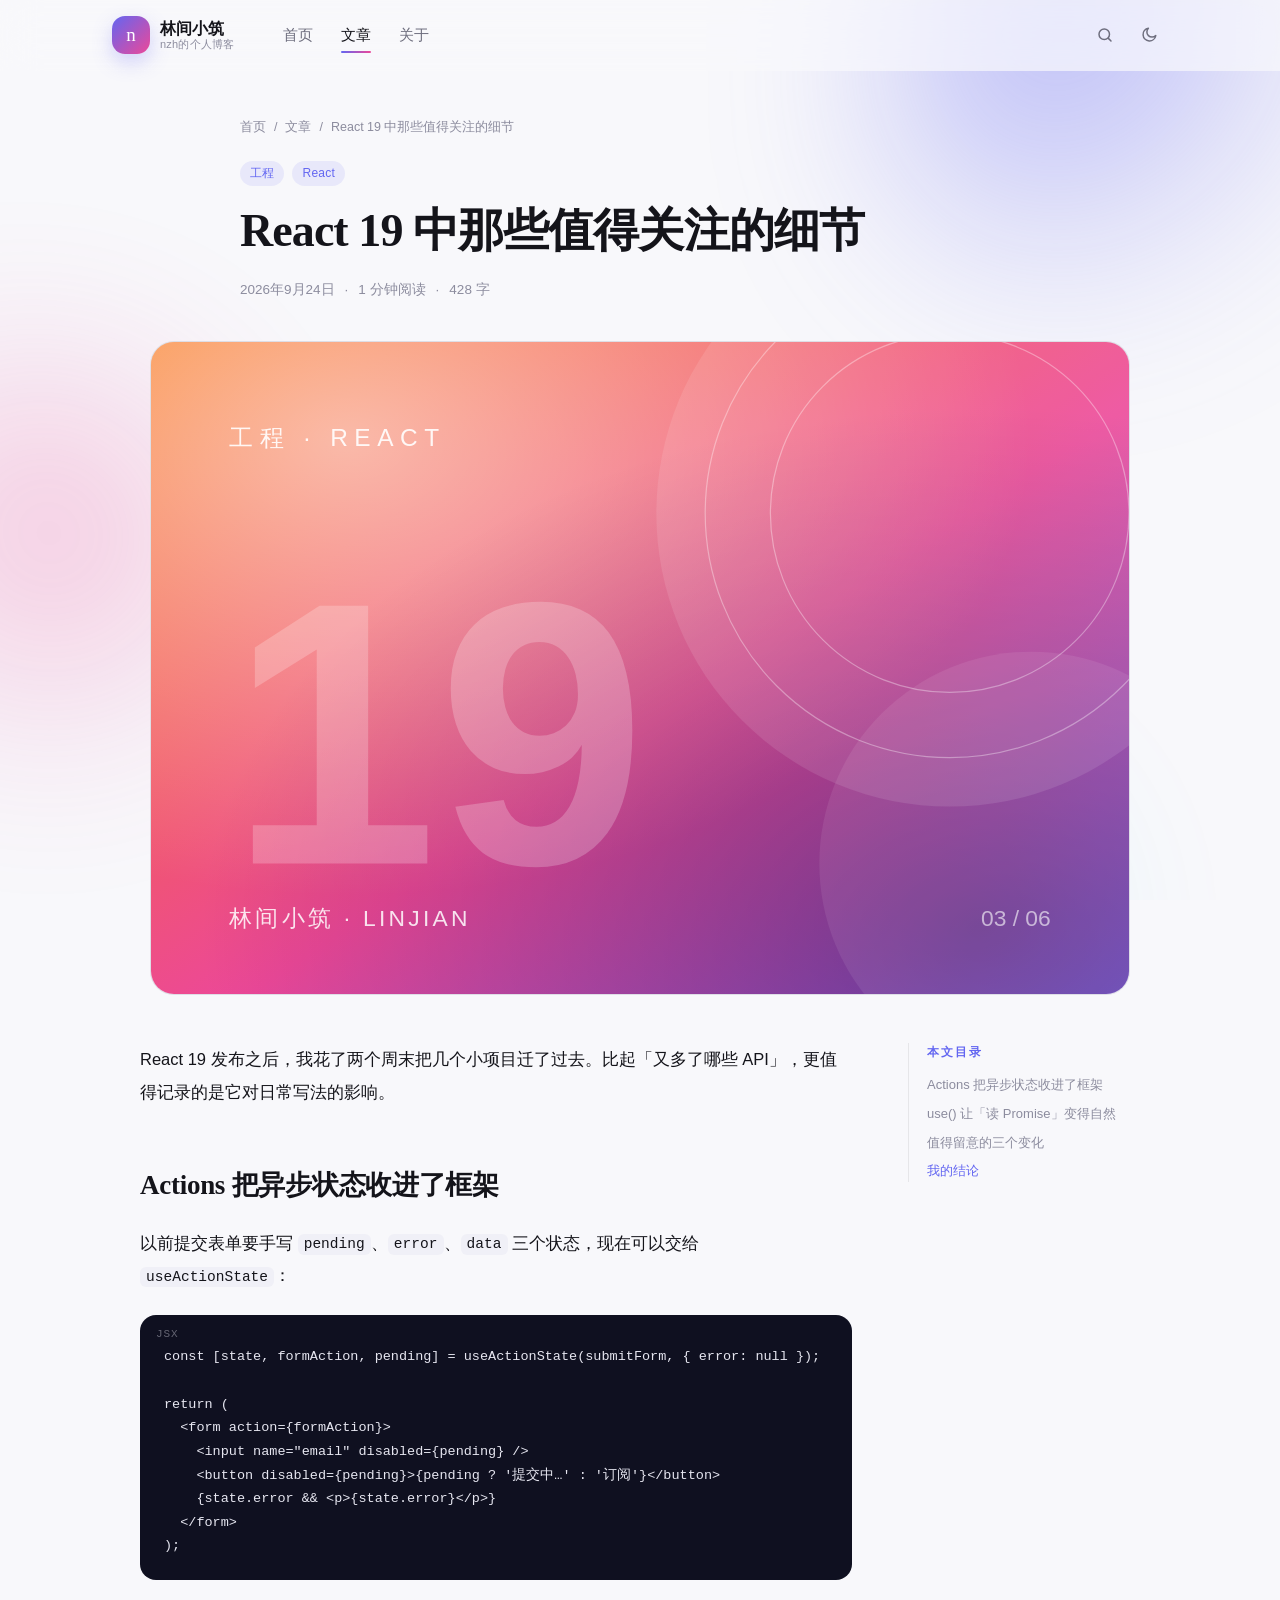
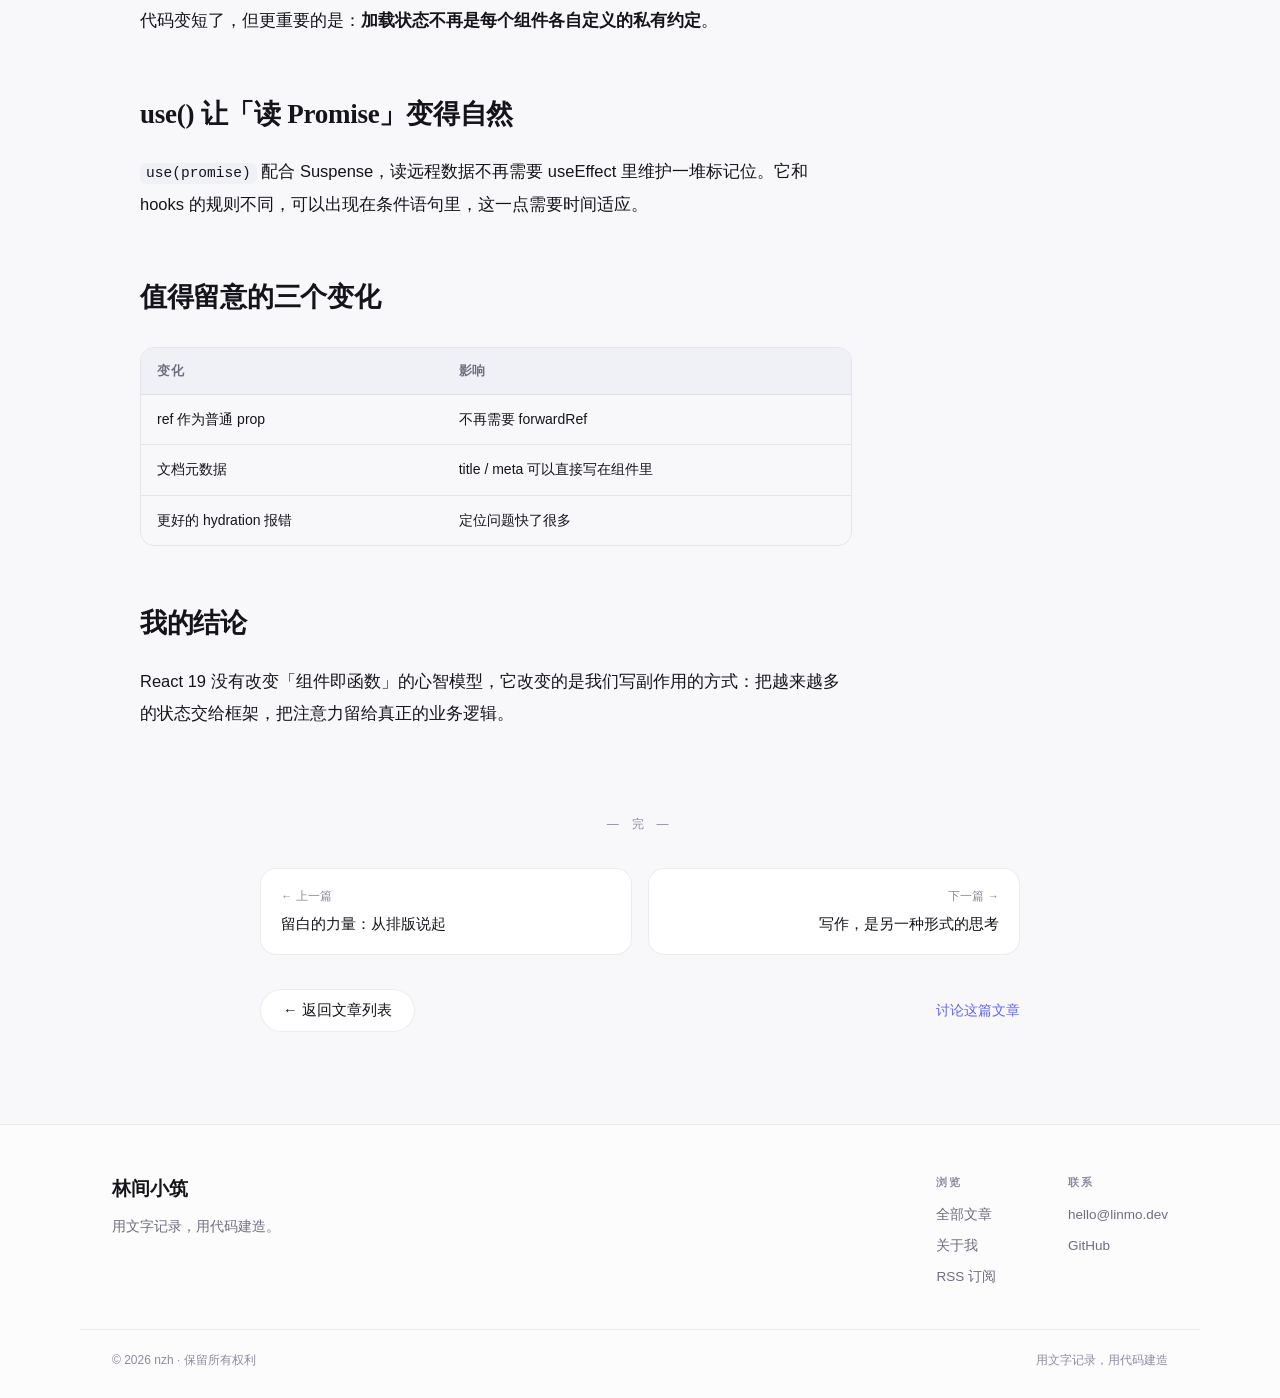
<file: posts/react-19-details/index.html>
<!DOCTYPE html>
<html lang="zh-CN">
<head>
<meta charset="utf-8">
<meta name="viewport" content="width=device-width, initial-scale=1">
<title>React 19 中那些值得关注的细节 · 林间小筑</title>
<meta name="description" content="Actions、use()、Server Components……新版本带来的不只是语法糖，更是思维方式的转变。">
<meta name="robots" content="index, follow">
<link rel="canonical" href="https://clone-cpy.github.io/posts/react-19-details">
<meta property="og:type" content="article">
<meta property="og:site_name" content="林间小筑">
<meta property="og:title" content="React 19 中那些值得关注的细节 · 林间小筑">
<meta property="og:description" content="Actions、use()、Server Components……新版本带来的不只是语法糖，更是思维方式的转变。">
<meta property="og:url" content="https://clone-cpy.github.io/posts/react-19-details">
<meta property="og:image" content="https://clone-cpy.github.io/uploads/seed/cover-3.svg">
<meta name="twitter:card" content="summary_large_image">
<meta name="theme-color" content="#6366f1" media="(prefers-color-scheme: light)">
<meta name="theme-color" content="#0b0b10" media="(prefers-color-scheme: dark)">
<link rel="icon" href="../../assets/favicon.svg" type="image/svg+xml">
<link rel="stylesheet" href="../../assets/site.css">
<style>:root{--accent:#6366f1;--accent-soft:rgba(99, 102, 241, 0.1);}</style>
<link rel="alternate" type="application/rss+xml" title="林间小筑" href="../../rss.xml">
<script>
(function () {
  try {
    var saved = localStorage.getItem('theme');
    var prefersDark = window.matchMedia('(prefers-color-scheme: dark)').matches;
    document.documentElement.dataset.theme = saved || (prefersDark ? 'dark' : 'light');
  } catch (error) {}
})();
</script>

</head>
<body class="page-post">
<a class="skip-link" href="#main">跳到主要内容</a>
<div class="bg-decor" aria-hidden="true">
  <span class="blob blob--1"></span>
  <span class="blob blob--2"></span>
  <span class="blob blob--3"></span>
</div>
<header class="site-header" data-header>
  <div class="shell nav">
    <a class="brand" href="../../">
      <span class="brand__mark" aria-hidden="true">n</span>
      <span class="brand__text">
        <strong>林间小筑</strong>
        <small>nzh的个人博客</small>
      </span>
    </a>
    <button class="nav-toggle" type="button" aria-label="打开导航" aria-expanded="false" aria-controls="site-nav" data-nav-toggle>
      <span class="nav-toggle__open"><svg viewBox="0 0 24 24" fill="none" stroke="currentColor" stroke-width="2" stroke-linecap="round" aria-hidden="true"><path d="M4 7h16M4 12h16M4 17h16"/></svg></span>
      <span class="nav-toggle__close"><svg viewBox="0 0 24 24" fill="none" stroke="currentColor" stroke-width="2" stroke-linecap="round" aria-hidden="true"><path d="m6 6 12 12M18 6 6 18"/></svg></span>
    </button>
    <nav class="nav__links" id="site-nav" data-nav-links>
      <a href="../../">首页</a>
      <a href="../../posts" class="is-active" aria-current="page">文章</a>
      <a href="../../about">关于</a>
    </nav>
    <div class="nav__actions">
      <a class="icon-btn" href="../../posts#search" aria-label="搜索文章" title="搜索文章"><svg viewBox="0 0 24 24" fill="none" stroke="currentColor" stroke-width="2" stroke-linecap="round" stroke-linejoin="round" aria-hidden="true"><circle cx="11" cy="11" r="7"/><path d="m20 20-3.5-3.5"/></svg></a>
      <button class="icon-btn icon-btn--theme" type="button" data-theme-toggle aria-label="切换深浅色主题" title="切换主题">
        <svg class="icon-sun" viewBox="0 0 24 24" fill="none" stroke="currentColor" stroke-width="2" stroke-linecap="round" stroke-linejoin="round" aria-hidden="true"><circle cx="12" cy="12" r="4"/><path d="M12 2v2M12 20v2M4.9 4.9l1.4 1.4M17.7 17.7l1.4 1.4M2 12h2M20 12h2M4.9 19.1l1.4-1.4M17.7 6.3l1.4-1.4"/></svg><svg class="icon-moon" viewBox="0 0 24 24" fill="none" stroke="currentColor" stroke-width="2" stroke-linecap="round" stroke-linejoin="round" aria-hidden="true"><path d="M21 12.8A8.5 8.5 0 1 1 11.2 3a6.5 6.5 0 0 0 9.8 9.8Z"/></svg>
      </button>
    </div>
  </div>
</header>
<main id="main">

<article class="post shell">
  <header class="post__header">
    <nav class="breadcrumb"><a href="../../">首页</a><span>/</span><a href="../../posts">文章</a><span>/</span><span aria-current="page">React 19 中那些值得关注的细节</span></nav>
    <ul class="post__tags">
      <li><a class="chip" href="../../posts?tag=%E5%B7%A5%E7%A8%8B">工程</a></li><li><a class="chip" href="../../posts?tag=React">React</a></li>
    </ul>
    <h1 class="post__title">React 19 中那些值得关注的细节</h1>
    <p class="post__meta">
      <time datetime="2026-09-24T06:02:50.462Z">2026年9月24日</time>
      <span class="meta-dot" aria-hidden="true">·</span><span>1 分钟阅读</span>
      <span class="meta-dot" aria-hidden="true">·</span><span>428 字</span>
    </p>
  </header>
  <figure class="post-cover"><img src="../../uploads/seed/cover-3.svg" alt="React 19 中那些值得关注的细节" decoding="async"></figure>
  <div class="post__layout">
    <div class="prose"><p>React 19 发布之后，我花了两个周末把几个小项目迁了过去。比起「又多了哪些 API」，更值得记录的是它对日常写法的影响。</p>
<h2 id="actions-把异步状态收进了框架">Actions 把异步状态收进了框架</h2>
<p>以前提交表单要手写 <code>pending</code>、<code>error</code>、<code>data</code> 三个状态，现在可以交给 <code>useActionState</code>：</p>
<pre class="code-block" data-lang="jsx"><code class="language-jsx">const [state, formAction, pending] = useActionState(submitForm, { error: null });

return (
  &lt;form action={formAction}&gt;
    &lt;input name=&quot;email&quot; disabled={pending} /&gt;
    &lt;button disabled={pending}&gt;{pending ? &#39;提交中…&#39; : &#39;订阅&#39;}&lt;/button&gt;
    {state.error &amp;&amp; &lt;p&gt;{state.error}&lt;/p&gt;}
  &lt;/form&gt;
);</code></pre>
<p>代码变短了，但更重要的是：<strong>加载状态不再是每个组件各自定义的私有约定</strong>。</p>
<h2 id="use-让-读-promise-变得自然">use() 让「读 Promise」变得自然</h2>
<p><code>use(promise)</code> 配合 Suspense，读远程数据不再需要 useEffect 里维护一堆标记位。它和 hooks 的规则不同，可以出现在条件语句里，这一点需要时间适应。</p>
<h2 id="值得留意的三个变化">值得留意的三个变化</h2>
<div class="table-wrap"><table><thead><tr><th>变化</th><th>影响</th></tr></thead><tbody><tr><td>ref 作为普通 prop</td><td>不再需要 forwardRef</td></tr><tr><td>文档元数据</td><td>title / meta 可以直接写在组件里</td></tr><tr><td>更好的 hydration 报错</td><td>定位问题快了很多</td></tr></tbody></table></div>
<h2 id="我的结论">我的结论</h2>
<p>React 19 没有改变「组件即函数」的心智模型，它改变的是我们写副作用的方式：把越来越多的状态交给框架，把注意力留给真正的业务逻辑。</p></div>
    <aside class="post-toc" aria-label="文章目录">
  <p class="post-toc__title">本文目录</p>
  <ol><li class="post-toc__item post-toc__item--h2"><a href="#actions-把异步状态收进了框架">Actions 把异步状态收进了框架</a></li><li class="post-toc__item post-toc__item--h2"><a href="#use-让-读-promise-变得自然">use() 让「读 Promise」变得自然</a></li><li class="post-toc__item post-toc__item--h2"><a href="#值得留意的三个变化">值得留意的三个变化</a></li><li class="post-toc__item post-toc__item--h2"><a href="#我的结论">我的结论</a></li></ol>
</aside>
  </div>
  <footer class="post__footer">
    <p class="post__end" aria-hidden="true">— 完 —</p>
    <div class="post-nav"><a class="post-nav__card post-nav__card--prev" href="../../posts/the-power-of-whitespace">
          <span class="post-nav__label">← 上一篇</span>
          <span class="post-nav__title">留白的力量：从排版说起</span>
        </a><a class="post-nav__card post-nav__card--next" href="../../posts/writing-is-thinking">
          <span class="post-nav__label">下一篇 →</span>
          <span class="post-nav__title">写作，是另一种形式的思考</span>
        </a></div>
    <div class="post__actions">
      <a class="btn btn--ghost" href="../../posts">← 返回文章列表</a>
      <a class="text-link" href="mailto:hello@linmo.dev?subject=%E5%85%B3%E4%BA%8E%E3%80%8AReact%2019%20%E4%B8%AD%E9%82%A3%E4%BA%9B%E5%80%BC%E5%BE%97%E5%85%B3%E6%B3%A8%E7%9A%84%E7%BB%86%E8%8A%82%E3%80%8B">讨论这篇文章</a>
    </div>
  </footer>
</article>
<script type="application/ld+json">{"@context":"https://schema.org","@type":"BlogPosting","headline":"React 19 中那些值得关注的细节","description":"Actions、use()、Server Components……新版本带来的不只是语法糖，更是思维方式的转变。","datePublished":"2026-09-24T06:02:50.462Z","dateModified":"2026-09-24T06:02:50.462Z","author":{"@type":"Person","name":"nzh"},"publisher":{"@type":"Organization","name":"林间小筑"},"mainEntityOfPage":"https://clone-cpy.github.io/posts/react-19-details","image":"https://clone-cpy.github.io/uploads/seed/cover-3.svg","keywords":"工程,React"}</script>
</main>
<footer class="site-footer">
  <div class="shell footer">
    <div class="footer__brand">
      <p class="footer__title">林间小筑</p>
      <p class="footer__note">用文字记录，用代码建造。</p>
    </div>
    <div class="footer__cols">
      <div>
        <p class="footer__heading">浏览</p>
        <a href="../../posts">全部文章</a>
        <a href="../../about">关于我</a>
        <a href="../../rss.xml">RSS 订阅</a>
      </div>
      <div>
        <p class="footer__heading">联系</p>
        <a href="mailto:hello@linmo.dev">hello@linmo.dev</a>
        <a href="https://github.com/clone-cpy" target="_blank" rel="noopener noreferrer">GitHub</a>
        
      </div>
    </div>
  </div>
  <div class="shell footer__bottom">
    <p>© 2026 nzh · 保留所有权利</p>
    <p>用文字记录，用代码建造</p>
  </div>
</footer>
<script src="../../assets/site.js" defer></script>
</body>
</html>
</file>
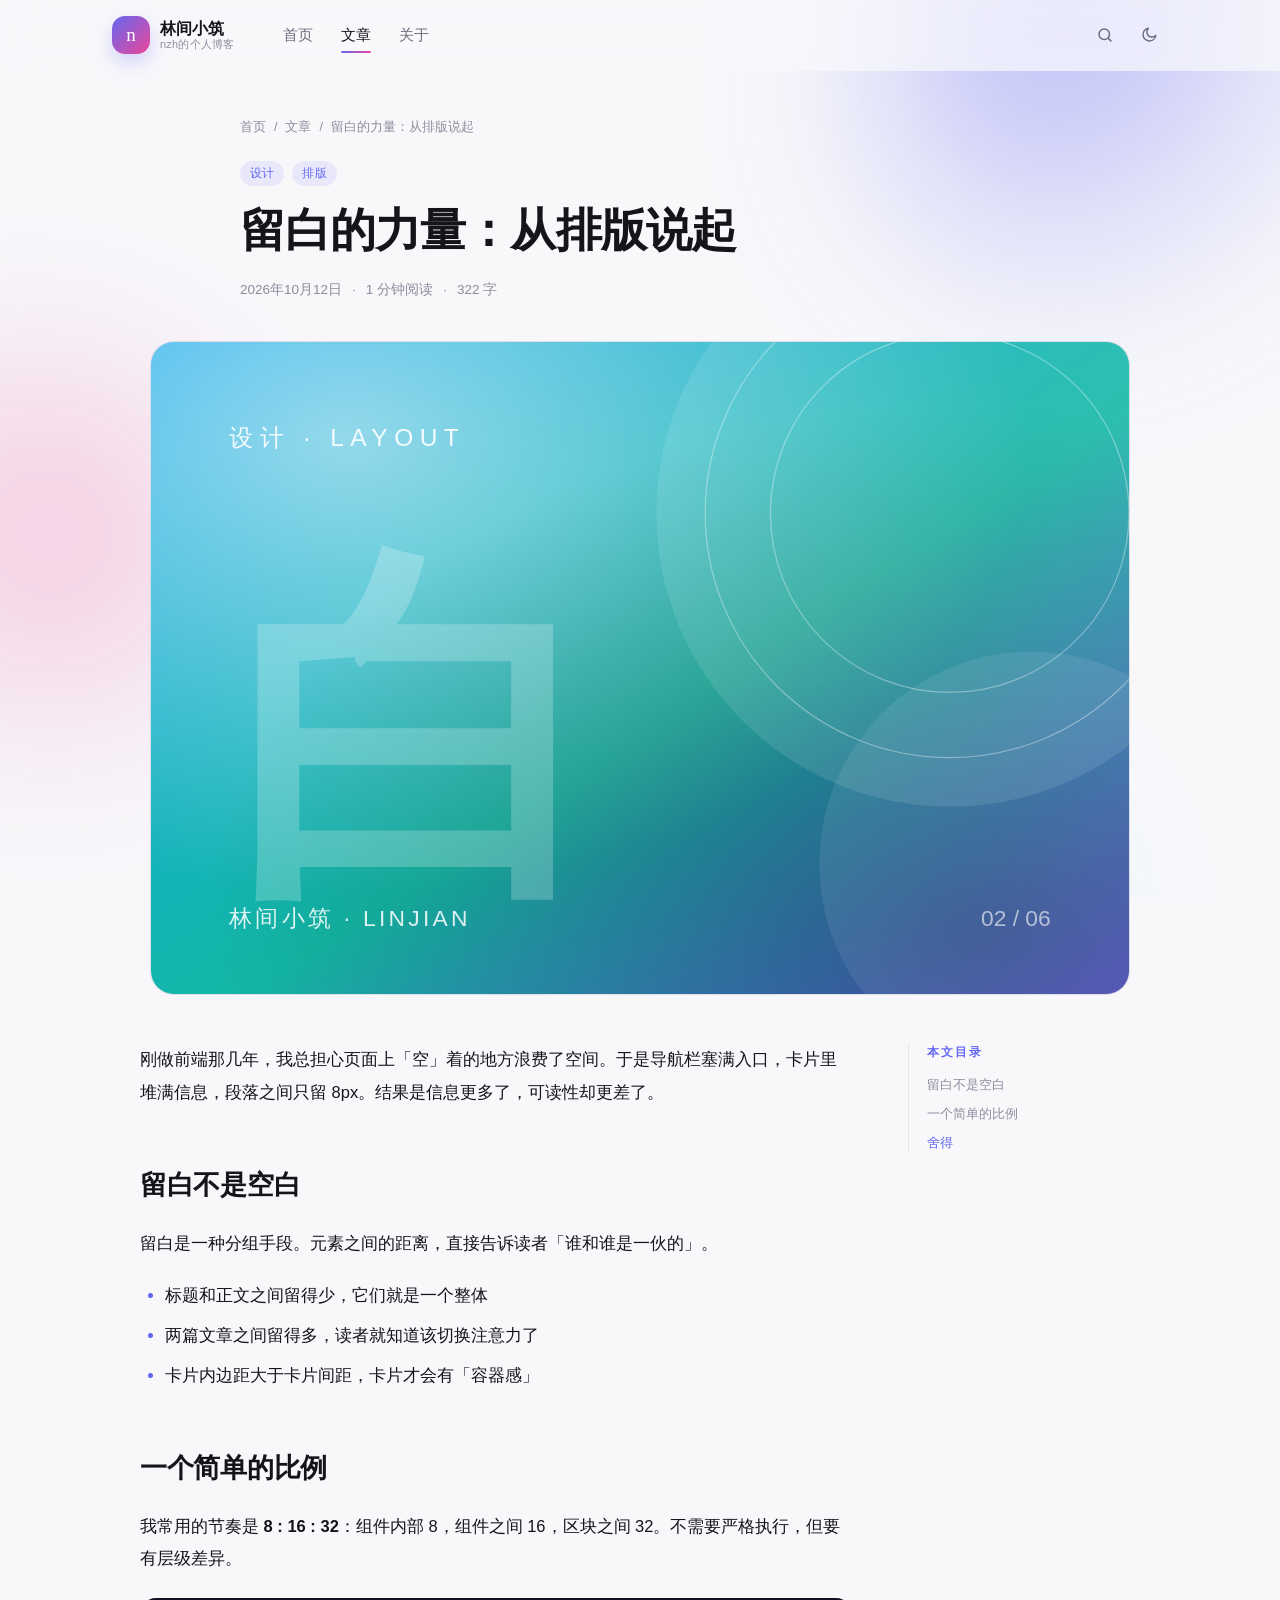
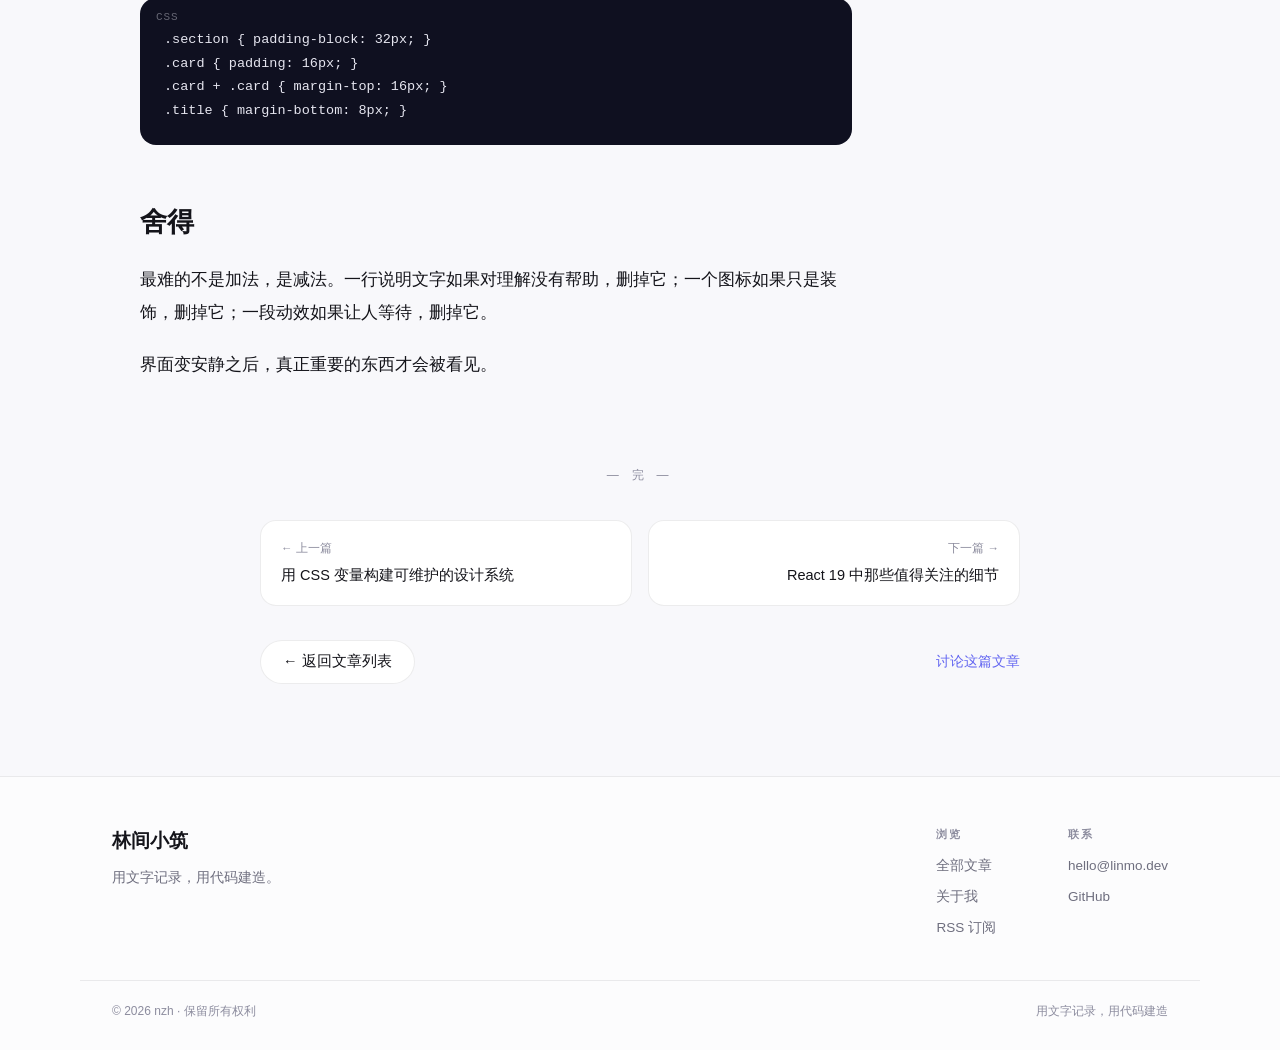
<file: posts/the-power-of-whitespace/index.html>
<!DOCTYPE html>
<html lang="zh-CN">
<head>
<meta charset="utf-8">
<meta name="viewport" content="width=device-width, initial-scale=1">
<title>留白的力量：从排版说起 · 林间小筑</title>
<meta name="description" content="好的设计不是把所有东西都塞进去，而是知道该舍弃什么。聊聊留白如何让界面呼吸起来。">
<meta name="robots" content="index, follow">
<link rel="canonical" href="https://clone-cpy.github.io/posts/the-power-of-whitespace">
<meta property="og:type" content="article">
<meta property="og:site_name" content="林间小筑">
<meta property="og:title" content="留白的力量：从排版说起 · 林间小筑">
<meta property="og:description" content="好的设计不是把所有东西都塞进去，而是知道该舍弃什么。聊聊留白如何让界面呼吸起来。">
<meta property="og:url" content="https://clone-cpy.github.io/posts/the-power-of-whitespace">
<meta property="og:image" content="https://clone-cpy.github.io/uploads/seed/cover-2.svg">
<meta name="twitter:card" content="summary_large_image">
<meta name="theme-color" content="#6366f1" media="(prefers-color-scheme: light)">
<meta name="theme-color" content="#0b0b10" media="(prefers-color-scheme: dark)">
<link rel="icon" href="../../assets/favicon.svg" type="image/svg+xml">
<link rel="stylesheet" href="../../assets/site.css">
<style>:root{--accent:#6366f1;--accent-soft:rgba(99, 102, 241, 0.1);}</style>
<link rel="alternate" type="application/rss+xml" title="林间小筑" href="../../rss.xml">
<script>
(function () {
  try {
    var saved = localStorage.getItem('theme');
    var prefersDark = window.matchMedia('(prefers-color-scheme: dark)').matches;
    document.documentElement.dataset.theme = saved || (prefersDark ? 'dark' : 'light');
  } catch (error) {}
})();
</script>

</head>
<body class="page-post">
<a class="skip-link" href="#main">跳到主要内容</a>
<div class="bg-decor" aria-hidden="true">
  <span class="blob blob--1"></span>
  <span class="blob blob--2"></span>
  <span class="blob blob--3"></span>
</div>
<header class="site-header" data-header>
  <div class="shell nav">
    <a class="brand" href="../../">
      <span class="brand__mark" aria-hidden="true">n</span>
      <span class="brand__text">
        <strong>林间小筑</strong>
        <small>nzh的个人博客</small>
      </span>
    </a>
    <button class="nav-toggle" type="button" aria-label="打开导航" aria-expanded="false" aria-controls="site-nav" data-nav-toggle>
      <span class="nav-toggle__open"><svg viewBox="0 0 24 24" fill="none" stroke="currentColor" stroke-width="2" stroke-linecap="round" aria-hidden="true"><path d="M4 7h16M4 12h16M4 17h16"/></svg></span>
      <span class="nav-toggle__close"><svg viewBox="0 0 24 24" fill="none" stroke="currentColor" stroke-width="2" stroke-linecap="round" aria-hidden="true"><path d="m6 6 12 12M18 6 6 18"/></svg></span>
    </button>
    <nav class="nav__links" id="site-nav" data-nav-links>
      <a href="../../">首页</a>
      <a href="../../posts" class="is-active" aria-current="page">文章</a>
      <a href="../../about">关于</a>
    </nav>
    <div class="nav__actions">
      <a class="icon-btn" href="../../posts#search" aria-label="搜索文章" title="搜索文章"><svg viewBox="0 0 24 24" fill="none" stroke="currentColor" stroke-width="2" stroke-linecap="round" stroke-linejoin="round" aria-hidden="true"><circle cx="11" cy="11" r="7"/><path d="m20 20-3.5-3.5"/></svg></a>
      <button class="icon-btn icon-btn--theme" type="button" data-theme-toggle aria-label="切换深浅色主题" title="切换主题">
        <svg class="icon-sun" viewBox="0 0 24 24" fill="none" stroke="currentColor" stroke-width="2" stroke-linecap="round" stroke-linejoin="round" aria-hidden="true"><circle cx="12" cy="12" r="4"/><path d="M12 2v2M12 20v2M4.9 4.9l1.4 1.4M17.7 17.7l1.4 1.4M2 12h2M20 12h2M4.9 19.1l1.4-1.4M17.7 6.3l1.4-1.4"/></svg><svg class="icon-moon" viewBox="0 0 24 24" fill="none" stroke="currentColor" stroke-width="2" stroke-linecap="round" stroke-linejoin="round" aria-hidden="true"><path d="M21 12.8A8.5 8.5 0 1 1 11.2 3a6.5 6.5 0 0 0 9.8 9.8Z"/></svg>
      </button>
    </div>
  </div>
</header>
<main id="main">

<article class="post shell">
  <header class="post__header">
    <nav class="breadcrumb"><a href="../../">首页</a><span>/</span><a href="../../posts">文章</a><span>/</span><span aria-current="page">留白的力量：从排版说起</span></nav>
    <ul class="post__tags">
      <li><a class="chip" href="../../posts?tag=%E8%AE%BE%E8%AE%A1">设计</a></li><li><a class="chip" href="../../posts?tag=%E6%8E%92%E7%89%88">排版</a></li>
    </ul>
    <h1 class="post__title">留白的力量：从排版说起</h1>
    <p class="post__meta">
      <time datetime="2026-10-12T06:02:50.462Z">2026年10月12日</time>
      <span class="meta-dot" aria-hidden="true">·</span><span>1 分钟阅读</span>
      <span class="meta-dot" aria-hidden="true">·</span><span>322 字</span>
    </p>
  </header>
  <figure class="post-cover"><img src="../../uploads/seed/cover-2.svg" alt="留白的力量：从排版说起" decoding="async"></figure>
  <div class="post__layout">
    <div class="prose"><p>刚做前端那几年，我总担心页面上「空」着的地方浪费了空间。于是导航栏塞满入口，卡片里堆满信息，段落之间只留 8px。结果是信息更多了，可读性却更差了。</p>
<h2 id="留白不是空白">留白不是空白</h2>
<p>留白是一种分组手段。元素之间的距离，直接告诉读者「谁和谁是一伙的」。</p>
<ul><li>标题和正文之间留得少，它们就是一个整体</li><li>两篇文章之间留得多，读者就知道该切换注意力了</li><li>卡片内边距大于卡片间距，卡片才会有「容器感」</li></ul>
<h2 id="一个简单的比例">一个简单的比例</h2>
<p>我常用的节奏是 <strong>8 : 16 : 32</strong>：组件内部 8，组件之间 16，区块之间 32。不需要严格执行，但要有层级差异。</p>
<pre class="code-block" data-lang="css"><code class="language-css">.section { padding-block: 32px; }
.card { padding: 16px; }
.card + .card { margin-top: 16px; }
.title { margin-bottom: 8px; }</code></pre>
<h2 id="舍得">舍得</h2>
<p>最难的不是加法，是减法。一行说明文字如果对理解没有帮助，删掉它；一个图标如果只是装饰，删掉它；一段动效如果让人等待，删掉它。</p>
<p>界面变安静之后，真正重要的东西才会被看见。</p></div>
    <aside class="post-toc" aria-label="文章目录">
  <p class="post-toc__title">本文目录</p>
  <ol><li class="post-toc__item post-toc__item--h2"><a href="#留白不是空白">留白不是空白</a></li><li class="post-toc__item post-toc__item--h2"><a href="#一个简单的比例">一个简单的比例</a></li><li class="post-toc__item post-toc__item--h2"><a href="#舍得">舍得</a></li></ol>
</aside>
  </div>
  <footer class="post__footer">
    <p class="post__end" aria-hidden="true">— 完 —</p>
    <div class="post-nav"><a class="post-nav__card post-nav__card--prev" href="../../posts/css-variables-design-system">
          <span class="post-nav__label">← 上一篇</span>
          <span class="post-nav__title">用 CSS 变量构建可维护的设计系统</span>
        </a><a class="post-nav__card post-nav__card--next" href="../../posts/react-19-details">
          <span class="post-nav__label">下一篇 →</span>
          <span class="post-nav__title">React 19 中那些值得关注的细节</span>
        </a></div>
    <div class="post__actions">
      <a class="btn btn--ghost" href="../../posts">← 返回文章列表</a>
      <a class="text-link" href="mailto:hello@linmo.dev?subject=%E5%85%B3%E4%BA%8E%E3%80%8A%E7%95%99%E7%99%BD%E7%9A%84%E5%8A%9B%E9%87%8F%EF%BC%9A%E4%BB%8E%E6%8E%92%E7%89%88%E8%AF%B4%E8%B5%B7%E3%80%8B">讨论这篇文章</a>
    </div>
  </footer>
</article>
<script type="application/ld+json">{"@context":"https://schema.org","@type":"BlogPosting","headline":"留白的力量：从排版说起","description":"好的设计不是把所有东西都塞进去，而是知道该舍弃什么。聊聊留白如何让界面呼吸起来。","datePublished":"2026-10-12T06:02:50.462Z","dateModified":"2026-10-12T06:02:50.462Z","author":{"@type":"Person","name":"nzh"},"publisher":{"@type":"Organization","name":"林间小筑"},"mainEntityOfPage":"https://clone-cpy.github.io/posts/the-power-of-whitespace","image":"https://clone-cpy.github.io/uploads/seed/cover-2.svg","keywords":"设计,排版"}</script>
</main>
<footer class="site-footer">
  <div class="shell footer">
    <div class="footer__brand">
      <p class="footer__title">林间小筑</p>
      <p class="footer__note">用文字记录，用代码建造。</p>
    </div>
    <div class="footer__cols">
      <div>
        <p class="footer__heading">浏览</p>
        <a href="../../posts">全部文章</a>
        <a href="../../about">关于我</a>
        <a href="../../rss.xml">RSS 订阅</a>
      </div>
      <div>
        <p class="footer__heading">联系</p>
        <a href="mailto:hello@linmo.dev">hello@linmo.dev</a>
        <a href="https://github.com/clone-cpy" target="_blank" rel="noopener noreferrer">GitHub</a>
        
      </div>
    </div>
  </div>
  <div class="shell footer__bottom">
    <p>© 2026 nzh · 保留所有权利</p>
    <p>用文字记录，用代码建造</p>
  </div>
</footer>
<script src="../../assets/site.js" defer></script>
</body>
</html>
</file>
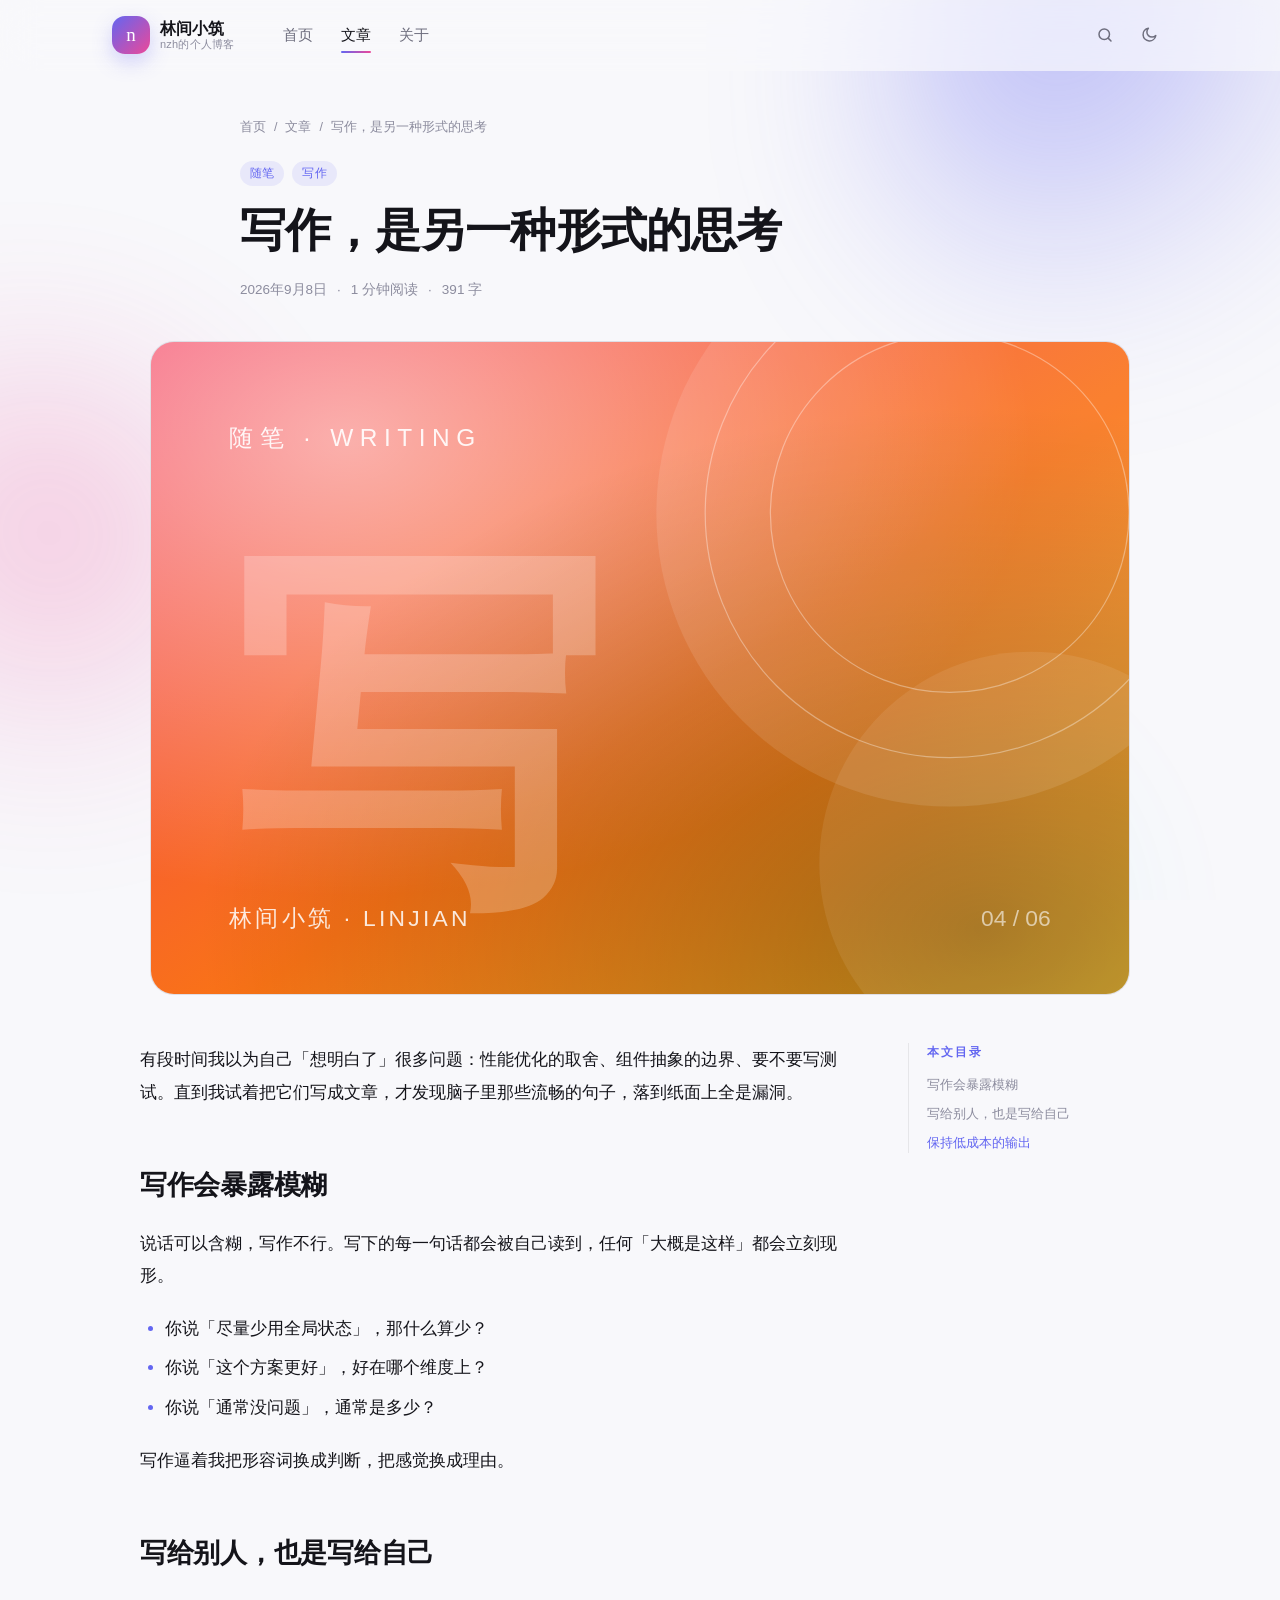
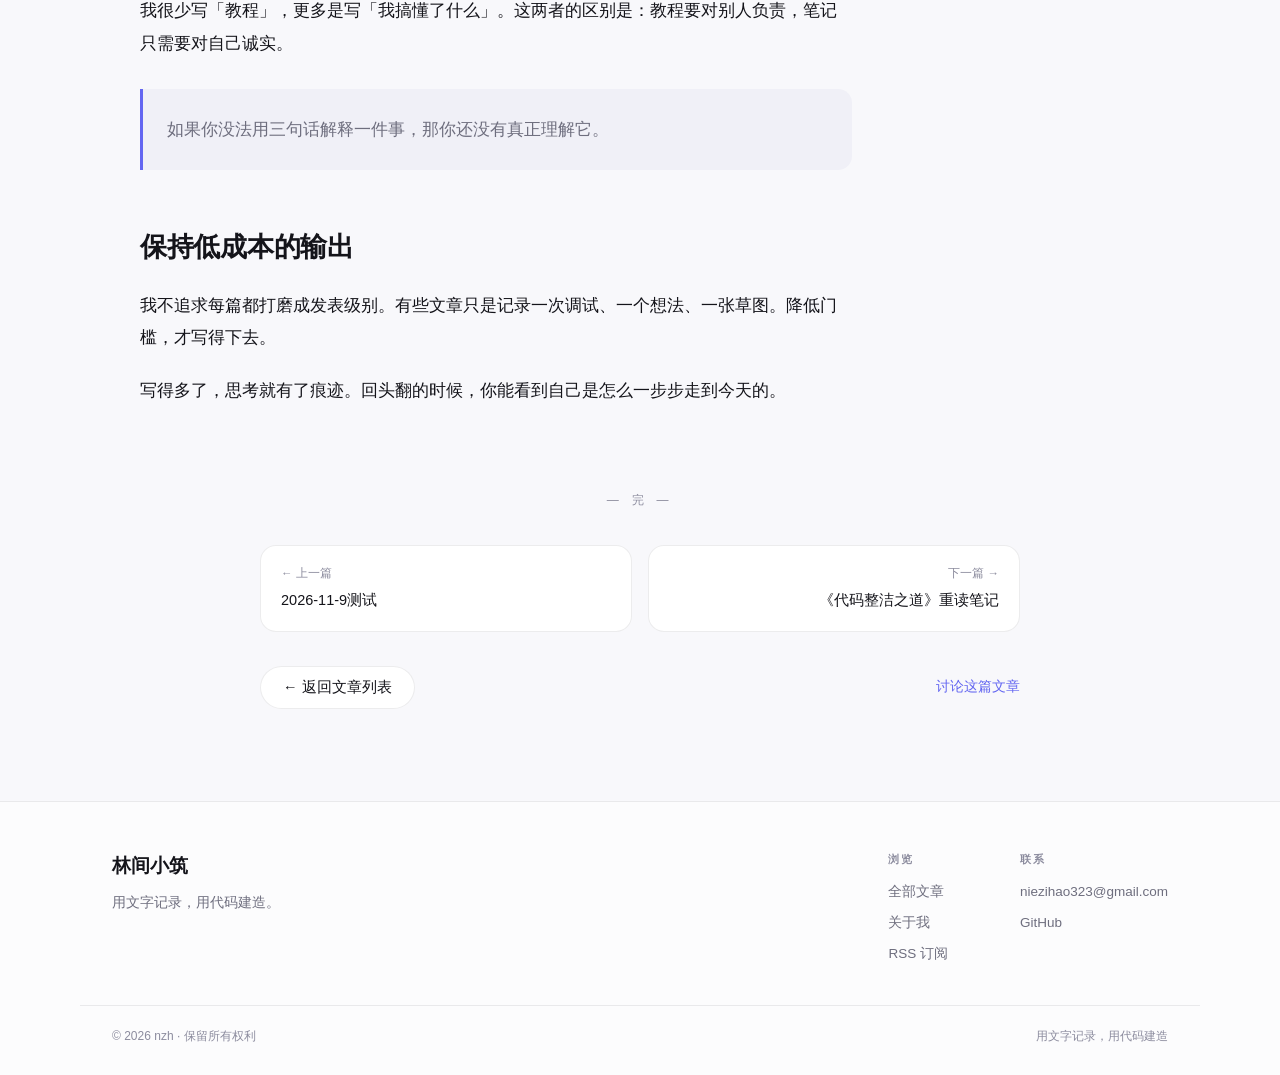
<file: posts/writing-is-thinking/index.html>
<!DOCTYPE html>
<html lang="zh-CN">
<head>
<meta charset="utf-8">
<meta name="viewport" content="width=device-width, initial-scale=1">
<title>写作，是另一种形式的思考 · 林间小筑</title>
<meta name="description" content="当你试图把一个想法写清楚的时候，才会发现自己其实并没有真正想清楚。这是我坚持写作的原因。">
<meta name="robots" content="index, follow">
<link rel="canonical" href="https://clone-cpy.github.io/posts/writing-is-thinking">
<meta property="og:type" content="article">
<meta property="og:site_name" content="林间小筑">
<meta property="og:title" content="写作，是另一种形式的思考 · 林间小筑">
<meta property="og:description" content="当你试图把一个想法写清楚的时候，才会发现自己其实并没有真正想清楚。这是我坚持写作的原因。">
<meta property="og:url" content="https://clone-cpy.github.io/posts/writing-is-thinking">
<meta property="og:image" content="https://clone-cpy.github.io/uploads/seed/cover-4.svg">
<meta name="twitter:card" content="summary_large_image">
<meta name="theme-color" content="#6366f1" media="(prefers-color-scheme: light)">
<meta name="theme-color" content="#0b0b10" media="(prefers-color-scheme: dark)">
<link rel="icon" href="../../assets/favicon.svg" type="image/svg+xml">
<link rel="stylesheet" href="../../assets/site.css">
<style>:root{--accent:#6366f1;--accent-soft:rgba(99, 102, 241, 0.1);}</style>
<link rel="alternate" type="application/rss+xml" title="林间小筑" href="../../rss.xml">
<script>
(function () {
  try {
    var saved = localStorage.getItem('theme');
    var prefersDark = window.matchMedia('(prefers-color-scheme: dark)').matches;
    document.documentElement.dataset.theme = saved || (prefersDark ? 'dark' : 'light');
  } catch (error) {}
})();
</script>

</head>
<body class="page-post">
<a class="skip-link" href="#main">跳到主要内容</a>
<div class="bg-decor" aria-hidden="true">
  <span class="blob blob--1"></span>
  <span class="blob blob--2"></span>
  <span class="blob blob--3"></span>
</div>
<header class="site-header" data-header>
  <div class="shell nav">
    <a class="brand" href="../../">
      <span class="brand__mark" aria-hidden="true">n</span>
      <span class="brand__text">
        <strong>林间小筑</strong>
        <small>nzh的个人博客</small>
      </span>
    </a>
    <button class="nav-toggle" type="button" aria-label="打开导航" aria-expanded="false" aria-controls="site-nav" data-nav-toggle>
      <span class="nav-toggle__open"><svg viewBox="0 0 24 24" fill="none" stroke="currentColor" stroke-width="2" stroke-linecap="round" aria-hidden="true"><path d="M4 7h16M4 12h16M4 17h16"/></svg></span>
      <span class="nav-toggle__close"><svg viewBox="0 0 24 24" fill="none" stroke="currentColor" stroke-width="2" stroke-linecap="round" aria-hidden="true"><path d="m6 6 12 12M18 6 6 18"/></svg></span>
    </button>
    <nav class="nav__links" id="site-nav" data-nav-links>
      <a href="../../">首页</a>
      <a href="../../posts" class="is-active" aria-current="page">文章</a>
      <a href="../../about">关于</a>
    </nav>
    <div class="nav__actions">
      <a class="icon-btn" href="../../posts#search" aria-label="搜索文章" title="搜索文章"><svg viewBox="0 0 24 24" fill="none" stroke="currentColor" stroke-width="2" stroke-linecap="round" stroke-linejoin="round" aria-hidden="true"><circle cx="11" cy="11" r="7"/><path d="m20 20-3.5-3.5"/></svg></a>
      <button class="icon-btn icon-btn--theme" type="button" data-theme-toggle aria-label="切换深浅色主题" title="切换主题">
        <svg class="icon-sun" viewBox="0 0 24 24" fill="none" stroke="currentColor" stroke-width="2" stroke-linecap="round" stroke-linejoin="round" aria-hidden="true"><circle cx="12" cy="12" r="4"/><path d="M12 2v2M12 20v2M4.9 4.9l1.4 1.4M17.7 17.7l1.4 1.4M2 12h2M20 12h2M4.9 19.1l1.4-1.4M17.7 6.3l1.4-1.4"/></svg><svg class="icon-moon" viewBox="0 0 24 24" fill="none" stroke="currentColor" stroke-width="2" stroke-linecap="round" stroke-linejoin="round" aria-hidden="true"><path d="M21 12.8A8.5 8.5 0 1 1 11.2 3a6.5 6.5 0 0 0 9.8 9.8Z"/></svg>
      </button>
    </div>
  </div>
</header>
<main id="main">

<article class="post shell">
  <header class="post__header">
    <nav class="breadcrumb"><a href="../../">首页</a><span>/</span><a href="../../posts">文章</a><span>/</span><span aria-current="page">写作，是另一种形式的思考</span></nav>
    <ul class="post__tags">
      <li><a class="chip" href="../../posts?tag=%E9%9A%8F%E7%AC%94">随笔</a></li><li><a class="chip" href="../../posts?tag=%E5%86%99%E4%BD%9C">写作</a></li>
    </ul>
    <h1 class="post__title">写作，是另一种形式的思考</h1>
    <p class="post__meta">
      <time datetime="2026-09-08T06:02:50.462Z">2026年9月8日</time>
      <span class="meta-dot" aria-hidden="true">·</span><span>1 分钟阅读</span>
      <span class="meta-dot" aria-hidden="true">·</span><span>391 字</span>
    </p>
  </header>
  <figure class="post-cover"><img src="../../uploads/seed/cover-4.svg" alt="写作，是另一种形式的思考" decoding="async"></figure>
  <div class="post__layout">
    <div class="prose"><p>有段时间我以为自己「想明白了」很多问题：性能优化的取舍、组件抽象的边界、要不要写测试。直到我试着把它们写成文章，才发现脑子里那些流畅的句子，落到纸面上全是漏洞。</p>
<h2 id="写作会暴露模糊">写作会暴露模糊</h2>
<p>说话可以含糊，写作不行。写下的每一句话都会被自己读到，任何「大概是这样」都会立刻现形。</p>
<ul><li>你说「尽量少用全局状态」，那什么算少？</li><li>你说「这个方案更好」，好在哪个维度上？</li><li>你说「通常没问题」，通常是多少？</li></ul>
<p>写作逼着我把形容词换成判断，把感觉换成理由。</p>
<h2 id="写给别人-也是写给自己">写给别人，也是写给自己</h2>
<p>我很少写「教程」，更多是写「我搞懂了什么」。这两者的区别是：教程要对别人负责，笔记只需要对自己诚实。</p>
<blockquote><p>如果你没法用三句话解释一件事，那你还没有真正理解它。</p></blockquote>
<h2 id="保持低成本的输出">保持低成本的输出</h2>
<p>我不追求每篇都打磨成发表级别。有些文章只是记录一次调试、一个想法、一张草图。降低门槛，才写得下去。</p>
<p>写得多了，思考就有了痕迹。回头翻的时候，你能看到自己是怎么一步步走到今天的。</p></div>
    <aside class="post-toc" aria-label="文章目录">
  <p class="post-toc__title">本文目录</p>
  <ol><li class="post-toc__item post-toc__item--h2"><a href="#写作会暴露模糊">写作会暴露模糊</a></li><li class="post-toc__item post-toc__item--h2"><a href="#写给别人-也是写给自己">写给别人，也是写给自己</a></li><li class="post-toc__item post-toc__item--h2"><a href="#保持低成本的输出">保持低成本的输出</a></li></ol>
</aside>
  </div>
  <footer class="post__footer">
    <p class="post__end" aria-hidden="true">— 完 —</p>
    <div class="post-nav"><a class="post-nav__card post-nav__card--prev" href="../../posts/2026-11-9测试">
          <span class="post-nav__label">← 上一篇</span>
          <span class="post-nav__title">2026-11-9测试</span>
        </a><a class="post-nav__card post-nav__card--next" href="../../posts/clean-code-notes">
          <span class="post-nav__label">下一篇 →</span>
          <span class="post-nav__title">《代码整洁之道》重读笔记</span>
        </a></div>
    <div class="post__actions">
      <a class="btn btn--ghost" href="../../posts">← 返回文章列表</a>
      <a class="text-link" href="mailto:niezihao323@gmail.com?subject=%E5%85%B3%E4%BA%8E%E3%80%8A%E5%86%99%E4%BD%9C%EF%BC%8C%E6%98%AF%E5%8F%A6%E4%B8%80%E7%A7%8D%E5%BD%A2%E5%BC%8F%E7%9A%84%E6%80%9D%E8%80%83%E3%80%8B">讨论这篇文章</a>
    </div>
  </footer>
</article>
<script type="application/ld+json">{"@context":"https://schema.org","@type":"BlogPosting","headline":"写作，是另一种形式的思考","description":"当你试图把一个想法写清楚的时候，才会发现自己其实并没有真正想清楚。这是我坚持写作的原因。","datePublished":"2026-09-08T06:02:50.462Z","dateModified":"2026-09-08T06:02:50.462Z","author":{"@type":"Person","name":"nzh"},"publisher":{"@type":"Organization","name":"林间小筑"},"mainEntityOfPage":"https://clone-cpy.github.io/posts/writing-is-thinking","image":"https://clone-cpy.github.io/uploads/seed/cover-4.svg","keywords":"随笔,写作"}</script>
</main>
<footer class="site-footer">
  <div class="shell footer">
    <div class="footer__brand">
      <p class="footer__title">林间小筑</p>
      <p class="footer__note">用文字记录，用代码建造。</p>
    </div>
    <div class="footer__cols">
      <div>
        <p class="footer__heading">浏览</p>
        <a href="../../posts">全部文章</a>
        <a href="../../about">关于我</a>
        <a href="../../rss.xml">RSS 订阅</a>
      </div>
      <div>
        <p class="footer__heading">联系</p>
        <a href="mailto:niezihao323@gmail.com">niezihao323@gmail.com</a>
        <a href="https://github.com/clone-cpy" target="_blank" rel="noopener noreferrer">GitHub</a>
        
      </div>
    </div>
  </div>
  <div class="shell footer__bottom">
    <p>© 2026 nzh · 保留所有权利</p>
    <p>用文字记录，用代码建造</p>
  </div>
</footer>
<script src="../../assets/site.js" defer></script>
</body>
</html>
</file>
<file: assets/site.css>
/* =========================================================
   林间小筑 · 站点样式
   配色与布局参考原站，重构为可主题化的设计系统
   ========================================================= */

:root {
  --bg: #f8f8fb;
  --bg-elev: #ffffff;
  --bg-soft: #f0f0f7;
  --text: #14141a;
  --text-muted: #6e6e7e;
  --text-soft: #8c8c9e;
  --border: rgba(20, 20, 26, 0.08);
  --border-strong: rgba(20, 20, 26, 0.16);
  --nav-bg: rgba(248, 248, 251, 0.72);
  --accent: #6366f1;
  --accent-2: #ec4899;
  --accent-soft: rgba(99, 102, 241, 0.1);
  --accent-contrast: #ffffff;
  --shadow-sm: 0 1px 2px rgba(0, 0, 0, 0.04), 0 8px 24px rgba(0, 0, 0, 0.05);
  --shadow-lg: 0 18px 48px rgba(99, 102, 241, 0.16);
  --shadow-card: 0 1px 2px rgba(20, 20, 26, 0.04);
  --radius: 20px;
  --radius-sm: 12px;
  --shell: 1120px;
  --font-sans: "Inter", -apple-system, BlinkMacSystemFont, "Segoe UI", "PingFang SC", "Hiragino Sans GB",
    "Microsoft YaHei", "Noto Sans CJK SC", "Noto Sans SC", sans-serif;
  --font-serif: "Noto Serif CJK SC", "Noto Serif SC", "Songti SC", "Source Han Serif SC", "AR PL UMing CN",
    Georgia, serif;
  --font-mono: "JetBrains Mono", "SFMono-Regular", "Cascadia Code", Menlo, Consolas, monospace;
  --ease: cubic-bezier(0.22, 0.68, 0.34, 1);
  color-scheme: light;
}

[data-theme="dark"] {
  --bg: #0b0b10;
  --bg-elev: #14141c;
  --bg-soft: #1b1b26;
  --text: #f2f2f7;
  --text-muted: #9b9bab;
  --text-soft: #7a7a90;
  --border: rgba(255, 255, 255, 0.09);
  --border-strong: rgba(255, 255, 255, 0.18);
  --nav-bg: rgba(11, 11, 16, 0.72);
  --accent-soft: rgba(129, 140, 248, 0.16);
  --shadow-sm: 0 1px 2px rgba(0, 0, 0, 0.3), 0 8px 24px rgba(0, 0, 0, 0.35);
  --shadow-lg: 0 18px 48px rgba(0, 0, 0, 0.5);
  --shadow-card: 0 1px 2px rgba(0, 0, 0, 0.25);
  color-scheme: dark;
}

*,
*::before,
*::after {
  box-sizing: border-box;
}

html {
  -webkit-text-size-adjust: 100%;
  scroll-behavior: smooth;
  scroll-padding-top: 96px;
}

body {
  margin: 0;
  min-height: 100vh;
  background: var(--bg);
  color: var(--text);
  font-family: var(--font-sans);
  font-size: 16px;
  line-height: 1.7;
  -webkit-font-smoothing: antialiased;
  -moz-osx-font-smoothing: grayscale;
  overflow-x: hidden;
  transition: background-color 0.4s var(--ease), color 0.4s var(--ease);
}

img,
svg {
  display: block;
  max-width: 100%;
}

img {
  height: auto;
}

a {
  color: inherit;
  text-decoration: none;
}

button {
  font: inherit;
  color: inherit;
  cursor: pointer;
}

input,
textarea,
select {
  font: inherit;
  color: inherit;
}

::selection {
  background: var(--accent-soft);
  color: var(--text);
}

:focus-visible {
  outline: 2px solid var(--accent);
  outline-offset: 3px;
  border-radius: 4px;
}

.sr-only {
  position: absolute;
  width: 1px;
  height: 1px;
  padding: 0;
  margin: -1px;
  overflow: hidden;
  clip: rect(0 0 0 0);
  white-space: nowrap;
  border: 0;
}

.skip-link {
  position: fixed;
  top: 12px;
  left: 12px;
  z-index: 999;
  padding: 10px 16px;
  border-radius: 999px;
  background: var(--text);
  color: var(--bg);
  font-size: 14px;
  transform: translateY(-160%);
  transition: transform 0.25s var(--ease);
}

.skip-link:focus-visible {
  transform: none;
}

.shell {
  width: 100%;
  max-width: var(--shell);
  margin: 0 auto;
  padding-inline: 32px;
}

/* 背景装饰 */
.bg-decor {
  position: fixed;
  inset: 0;
  z-index: -1;
  overflow: hidden;
  pointer-events: none;
}

.blob {
  position: absolute;
  border-radius: 50%;
  filter: blur(90px);
  opacity: 0.5;
  animation: drift 26s ease-in-out infinite alternate;
}

.blob--1 {
  top: -160px;
  right: -120px;
  width: 520px;
  height: 520px;
  background: radial-gradient(circle at 30% 30%, var(--accent), transparent 68%);
}

.blob--2 {
  top: 38vh;
  left: -220px;
  width: 460px;
  height: 460px;
  background: radial-gradient(circle at 60% 40%, var(--accent-2), transparent 70%);
  opacity: 0.32;
  animation-delay: -8s;
}

.blob--3 {
  bottom: -240px;
  right: 12vw;
  width: 420px;
  height: 420px;
  background: radial-gradient(circle at 50% 50%, #22d3ee, transparent 70%);
  opacity: 0.22;
  animation-delay: -15s;
}

[data-theme="dark"] .blob {
  opacity: 0.3;
}

@keyframes drift {
  0% {
    transform: translate3d(0, 0, 0) scale(1);
  }
  50% {
    transform: translate3d(-30px, 24px, 0) scale(1.06);
  }
  100% {
    transform: translate3d(20px, -18px, 0) scale(0.97);
  }
}

/* 顶部导航 */
.site-header {
  position: sticky;
  top: 0;
  z-index: 60;
  background: var(--nav-bg);
  border-bottom: 1px solid transparent;
  transition: border-color 0.3s var(--ease), box-shadow 0.3s var(--ease), background-color 0.3s var(--ease);
}

@supports (backdrop-filter: blur(12px)) {
  .site-header {
    backdrop-filter: blur(18px) saturate(1.5);
  }
}

.site-header.is-scrolled {
  border-bottom-color: var(--border);
  box-shadow: 0 6px 24px rgba(20, 20, 26, 0.04);
}

.nav {
  position: relative;
  display: flex;
  align-items: center;
  gap: 24px;
  height: 70px;
}

.brand {
  display: inline-flex;
  align-items: center;
  gap: 10px;
  flex-shrink: 0;
}

.brand__mark {
  display: grid;
  place-items: center;
  width: 38px;
  height: 38px;
  border-radius: 13px;
  background: linear-gradient(135deg, var(--accent), var(--accent-2));
  color: #fff;
  font-family: var(--font-serif);
  font-size: 19px;
  box-shadow: 0 8px 20px rgba(99, 102, 241, 0.28);
}

.brand__text {
  display: flex;
  flex-direction: column;
  line-height: 1.2;
}

.brand__text strong {
  font-family: var(--font-serif);
  font-size: 16px;
  font-weight: 600;
  letter-spacing: 0.01em;
}

.brand__text small {
  font-size: 11px;
  color: var(--text-soft);
  letter-spacing: 0.02em;
}

.nav__links {
  display: flex;
  align-items: center;
  gap: 4px;
  margin-left: 12px;
}

.nav__links a {
  position: relative;
  padding: 8px 12px;
  border-radius: 10px;
  font-size: 14.5px;
  color: var(--text-muted);
  transition: color 0.2s var(--ease), background-color 0.2s var(--ease);
}

.nav__links a::after {
  content: "";
  position: absolute;
  left: 12px;
  right: 12px;
  bottom: 2px;
  height: 2px;
  border-radius: 2px;
  background: linear-gradient(90deg, var(--accent), var(--accent-2));
  transform: scaleX(0);
  transform-origin: left;
  transition: transform 0.28s var(--ease);
}

.nav__links a:hover {
  color: var(--text);
}

.nav__links a:hover::after,
.nav__links a.is-active::after {
  transform: scaleX(1);
}

.nav__links a.is-active {
  color: var(--text);
}

.nav__actions {
  display: flex;
  align-items: center;
  gap: 6px;
  margin-left: auto;
}

.icon-btn {
  display: inline-flex;
  align-items: center;
  justify-content: center;
  width: 38px;
  height: 38px;
  padding: 0;
  border: 1px solid transparent;
  border-radius: 50%;
  background: transparent;
  color: var(--text-muted);
  transition: background-color 0.2s var(--ease), color 0.2s var(--ease), transform 0.2s var(--ease);
}

.icon-btn svg {
  width: 18px;
  height: 18px;
}

.icon-btn:hover {
  background: var(--bg-soft);
  color: var(--text);
}

.icon-btn:active {
  transform: scale(0.94);
}

.icon-btn--theme svg {
  display: none;
}

[data-theme="dark"] .icon-btn--theme .icon-sun,
[data-theme="light"] .icon-btn--theme .icon-moon {
  display: block;
}

.nav-toggle {
  display: none;
  width: 40px;
  height: 40px;
  margin-left: auto;
  border: 1px solid var(--border);
  border-radius: 12px;
  background: var(--bg-elev);
  color: var(--text);
  align-items: center;
  justify-content: center;
}

.nav-toggle svg {
  width: 18px;
  height: 18px;
}

.nav-toggle__close {
  display: none;
}

.nav-toggle[aria-expanded="true"] .nav-toggle__open {
  display: none;
}

.nav-toggle[aria-expanded="true"] .nav-toggle__close {
  display: block;
}

/* 按钮 */
.btn {
  display: inline-flex;
  align-items: center;
  justify-content: center;
  gap: 8px;
  padding: 12px 22px;
  border: 1px solid transparent;
  border-radius: 999px;
  font-size: 14.5px;
  font-weight: 500;
  line-height: 1.2;
  white-space: nowrap;
  transition: transform 0.25s var(--ease), box-shadow 0.25s var(--ease), background-color 0.2s var(--ease),
    border-color 0.2s var(--ease), color 0.2s var(--ease);
}

.btn svg {
  width: 17px;
  height: 17px;
  flex-shrink: 0;
}

.btn--primary {
  background: linear-gradient(135deg, var(--accent), var(--accent-2));
  color: #fff;
  box-shadow: 0 10px 26px rgba(99, 102, 241, 0.28);
}

.btn--primary:hover {
  transform: translateY(-2px);
  box-shadow: 0 16px 34px rgba(99, 102, 241, 0.34);
}

.btn--ghost {
  background: var(--bg-elev);
  border-color: var(--border);
  color: var(--text);
}

.btn--ghost:hover {
  border-color: var(--border-strong);
  transform: translateY(-2px);
  box-shadow: var(--shadow-sm);
}

.btn--sm {
  padding: 8px 14px;
  font-size: 13.5px;
}

.btn--block {
  width: 100%;
}

.text-link {
  display: inline-flex;
  white-space: nowrap;
  align-items: center;
  gap: 6px;
  font-size: 14px;
  font-weight: 500;
  color: var(--accent);
}

.text-link svg {
  width: 16px;
  height: 16px;
  transition: transform 0.25s var(--ease);
}

.text-link:hover svg {
  transform: translateX(3px);
}

.chip {
  display: inline-flex;
  align-items: center;
  padding: 2px 10px;
  border-radius: 999px;
  background: var(--accent-soft);
  color: var(--accent);
  font-size: 12px;
  font-weight: 500;
  letter-spacing: 0.02em;
}

.tag-list {
  display: flex;
  flex-wrap: wrap;
  gap: 10px;
  margin: 0;
  padding: 0;
  list-style: none;
  font-size: 12.5px;
  color: var(--text-soft);
}

.tag-list a:hover {
  color: var(--accent);
}

.meta-dot {
  color: var(--text-soft);
}

/* 首屏 */
.hero {
  display: grid;
  grid-template-columns: minmax(0, 1.15fr) minmax(0, 0.85fr);
  gap: 56px;
  align-items: center;
  padding-block: 80px 72px;
}

.eyebrow {
  display: inline-flex;
  align-items: center;
  gap: 9px;
  padding: 7px 16px;
  border: 1px solid var(--border);
  border-radius: 999px;
  background: var(--bg-elev);
  box-shadow: var(--shadow-card);
  font-size: 12.5px;
  letter-spacing: 0.02em;
  color: var(--text-muted);
}

.pulse {
  position: relative;
  width: 7px;
  height: 7px;
  border-radius: 50%;
  background: #22c55e;
  box-shadow: 0 0 0 0 rgba(34, 197, 94, 0.45);
  animation: pulse 2.4s infinite;
}

@keyframes pulse {
  0% {
    box-shadow: 0 0 0 0 rgba(34, 197, 94, 0.45);
  }
  70% {
    box-shadow: 0 0 0 8px rgba(34, 197, 94, 0);
  }
  100% {
    box-shadow: 0 0 0 0 rgba(34, 197, 94, 0);
  }
}

.hero__title {
  margin: 22px 0 0;
  font-family: var(--font-serif);
  font-size: clamp(38px, 5.4vw, 64px);
  font-weight: 600;
  line-height: 1.14;
  letter-spacing: -0.02em;
}

.gradient-text {
  background: linear-gradient(120deg, var(--accent) 10%, var(--accent-2) 90%);
  -webkit-background-clip: text;
  background-clip: text;
  color: transparent;
}

.hero__text {
  max-width: 46ch;
  margin: 22px 0 0;
  font-size: 16.5px;
  line-height: 1.9;
  color: var(--text-muted);
}

.hero__actions {
  display: flex;
  flex-wrap: wrap;
  gap: 12px;
  margin-top: 32px;
}

.hero__stats {
  display: flex;
  gap: 40px;
  margin: 44px 0 0;
  padding: 0;
}

.hero__stats div {
  display: flex;
  flex-direction: column;
  gap: 2px;
}

.hero__stats dt {
  font-size: 11.5px;
  letter-spacing: 0.14em;
  text-transform: uppercase;
  color: var(--text-soft);
}

.hero__stats dd {
  margin: 0;
  font-family: var(--font-serif);
  font-size: 26px;
  font-weight: 600;
  line-height: 1.2;
}

.profile-card {
  position: relative;
  padding: 26px;
  border: 1px solid var(--border);
  border-radius: 26px;
  background: var(--bg-elev);
  box-shadow: var(--shadow-sm);
  overflow: hidden;
}

.profile-card::before {
  content: "";
  position: absolute;
  inset: 0 0 auto;
  height: 96px;
  background: linear-gradient(135deg, var(--accent-soft), transparent 80%);
  opacity: 0.9;
}

.profile-card > * {
  position: relative;
}

.profile-card__head {
  display: flex;
  align-items: center;
  gap: 16px;
}

.avatar {
  display: inline-grid;
  place-items: center;
  width: 44px;
  height: 44px;
  flex-shrink: 0;
  border-radius: 50%;
  background: linear-gradient(135deg, var(--accent), var(--accent-2));
  color: #fff;
  font-family: var(--font-serif);
  font-size: 18px;
  object-fit: cover;
  box-shadow: 0 8px 18px rgba(99, 102, 241, 0.24);
}

.avatar--lg {
  width: 62px;
  height: 62px;
  font-size: 25px;
}

.avatar--xl {
  width: 96px;
  height: 96px;
  font-size: 38px;
  border-radius: 28px;
}

.profile-card__name {
  margin: 0;
  font-family: var(--font-serif);
  font-size: 20px;
  font-weight: 600;
}

.profile-card__role {
  margin: 2px 0 0;
  font-size: 12.5px;
  color: var(--text-soft);
}

.profile-card__bio {
  margin: 18px 0 0;
  font-size: 14px;
  line-height: 1.8;
  color: var(--text-muted);
}

.profile-card__links {
  display: flex;
  gap: 8px;
  margin: 20px 0 0;
  padding: 0;
  list-style: none;
}

.profile-card__links a {
  display: inline-flex;
  align-items: center;
  gap: 7px;
  padding: 7px 12px;
  border: 1px solid var(--border);
  border-radius: 999px;
  font-size: 12.5px;
  color: var(--text-muted);
  transition: border-color 0.2s var(--ease), color 0.2s var(--ease), background-color 0.2s var(--ease);
}

.profile-card__links a:hover {
  border-color: var(--accent);
  color: var(--accent);
  background: var(--accent-soft);
}

.profile-card__links svg {
  width: 15px;
  height: 15px;
}

.profile-card__status {
  display: flex;
  align-items: center;
  gap: 8px;
  margin: 22px 0 0;
  padding-top: 18px;
  border-top: 1px solid var(--border);
  font-size: 12px;
  color: var(--text-soft);
}

/* 区块 */
.section {
  padding-block: 46px;
}

.section-head {
  display: flex;
  align-items: flex-end;
  justify-content: space-between;
  gap: 24px;
  margin-bottom: 30px;
}

.section-kicker {
  display: inline-block;
  font-size: 11.5px;
  font-weight: 600;
  letter-spacing: 0.2em;
  text-transform: uppercase;
  color: var(--accent);
}

.section-head h2 {
  margin: 6px 0 0;
  font-family: var(--font-serif);
  font-size: clamp(26px, 3vw, 32px);
  font-weight: 600;
  letter-spacing: -0.01em;
}

.section-head p {
  margin: 8px 0 0;
  font-size: 14.5px;
  color: var(--text-muted);
}

/* 文章卡片 */
.post-grid {
  display: grid;
  grid-template-columns: repeat(auto-fill, minmax(300px, 1fr));
  gap: 24px;
}

.post-card {
  display: flex;
  flex-direction: column;
  overflow: hidden;
  border: 1px solid var(--border);
  border-radius: var(--radius);
  background: var(--bg-elev);
  box-shadow: var(--shadow-card);
  transition: transform 0.35s var(--ease), box-shadow 0.35s var(--ease), border-color 0.35s var(--ease);
}

.post-card:hover {
  transform: translateY(-4px);
  border-color: var(--border-strong);
  border-color: color-mix(in srgb, var(--accent) 35%, var(--border));
  box-shadow: var(--shadow-lg);
}

.post-card__cover {
  position: relative;
  display: block;
  aspect-ratio: 16 / 10;
  overflow: hidden;
  background: linear-gradient(135deg, var(--accent-soft), var(--bg-soft));
}

.post-card__cover img {
  width: 100%;
  height: 100%;
  object-fit: cover;
  transition: transform 0.7s var(--ease);
}

.post-card:hover .post-card__cover img {
  transform: scale(1.04);
}

.cover-letter {
  display: grid;
  place-items: center;
  width: 100%;
  height: 100%;
  background: linear-gradient(135deg, var(--accent), var(--accent-2));
  color: rgba(255, 255, 255, 0.92);
  font-family: var(--font-serif);
  font-size: clamp(48px, 8vw, 78px);
}

.cover-letter--card {
  font-size: clamp(44px, 7vw, 70px);
}

.post-card__body {
  display: flex;
  flex: 1;
  flex-direction: column;
  padding: 20px 22px 22px;
}

.post-card__meta {
  display: flex;
  flex-wrap: wrap;
  align-items: center;
  gap: 8px;
  font-size: 12.5px;
  color: var(--text-soft);
}

.post-card__title {
  margin: 12px 0 0;
  font-family: var(--font-serif);
  font-size: 19px;
  font-weight: 600;
  line-height: 1.5;
  letter-spacing: -0.01em;
}

.post-card__title a {
  background-image: linear-gradient(var(--accent), var(--accent));
  background-position: 0 100%;
  background-repeat: no-repeat;
  background-size: 0 1px;
  transition: color 0.2s var(--ease), background-size 0.3s var(--ease);
}

.post-card__title a:hover {
  color: var(--accent);
  background-size: 100% 1px;
}

.post-card__excerpt {
  display: -webkit-box;
  margin: 10px 0 0;
  overflow: hidden;
  font-size: 14px;
  line-height: 1.8;
  color: var(--text-muted);
  -webkit-line-clamp: 3;
  -webkit-box-orient: vertical;
}

.post-card__footer {
  display: flex;
  align-items: center;
  justify-content: space-between;
  gap: 12px;
  margin-top: auto;
  padding-top: 18px;
}

.read-more {
  display: inline-flex;
  align-items: center;
  gap: 6px;
  font-size: 13px;
  font-weight: 500;
  color: var(--accent);
  white-space: nowrap;
}

.read-more svg {
  width: 16px;
  height: 16px;
  transition: transform 0.25s var(--ease);
}

.post-card:hover .read-more svg {
  transform: translateX(3px);
}

.post-card--feature {
  grid-column: span 2;
  display: grid;
  grid-template-columns: 1.05fr 0.95fr;
}

.post-card--feature .post-card__cover {
  height: 100%;
  aspect-ratio: auto;
}

.post-card--feature .post-card__cover img {
  object-position: left center;
}

.post-card--feature .post-card__body {
  padding: 30px 32px;
  justify-content: center;
}

.post-card--feature .post-card__title {
  font-size: clamp(22px, 2.4vw, 27px);
}

.post-card--feature .post-card__excerpt {
  -webkit-line-clamp: 4;
  font-size: 14.5px;
}

/* 标签云 */
.tag-cloud {
  display: flex;
  flex-wrap: wrap;
  gap: 10px;
}

.tag-pill {
  display: inline-flex;
  align-items: center;
  gap: 8px;
  padding: 9px 16px;
  border: 1px solid var(--border);
  border-radius: 999px;
  background: var(--bg-elev);
  font-size: 14px;
  color: var(--text-muted);
  transition: border-color 0.2s var(--ease), color 0.2s var(--ease), transform 0.2s var(--ease);
}

.tag-pill span {
  font-size: 12px;
  color: var(--text-soft);
}

.tag-pill:hover {
  transform: translateY(-2px);
  border-color: var(--accent);
  color: var(--accent);
}

/* 订阅卡片 */
.cta-card {
  position: relative;
  display: flex;
  align-items: center;
  justify-content: space-between;
  gap: 32px;
  padding: 42px 44px;
  border: 1px solid var(--border);
  border-radius: 26px;
  background:
    radial-gradient(circle at 12% 18%, var(--accent-soft), transparent 55%),
    radial-gradient(circle at 92% 80%, rgba(236, 72, 153, 0.12), transparent 55%),
    var(--bg-elev);
  overflow: hidden;
}

.cta-card h2 {
  margin: 8px 0 0;
  font-family: var(--font-serif);
  font-size: clamp(24px, 3vw, 30px);
  font-weight: 600;
}

.cta-card p {
  max-width: 52ch;
  margin: 10px 0 0;
  font-size: 14.5px;
  color: var(--text-muted);
}

.cta-card__actions {
  display: flex;
  flex-wrap: wrap;
  gap: 12px;
  flex-shrink: 0;
}

/* 列表页 */
.page-head {
  padding-block: 52px 8px;
}

.breadcrumb {
  display: flex;
  flex-wrap: wrap;
  align-items: center;
  gap: 8px;
  font-size: 12.5px;
  color: var(--text-soft);
}

.breadcrumb a:hover {
  color: var(--accent);
}

.breadcrumb [aria-current] {
  max-width: 46ch;
  overflow: hidden;
  text-overflow: ellipsis;
  white-space: nowrap;
}

.page-head__row {
  display: flex;
  flex-wrap: wrap;
  align-items: flex-end;
  justify-content: space-between;
  gap: 24px;
  margin-top: 18px;
}

.page-head h1 {
  margin: 0;
  font-family: var(--font-serif);
  font-size: clamp(30px, 4.4vw, 44px);
  font-weight: 600;
  letter-spacing: -0.02em;
}

.page-head__row p {
  margin: 8px 0 0;
  font-size: 14px;
  color: var(--text-muted);
}

.search-form {
  display: flex;
  align-items: center;
  gap: 6px;
  padding: 5px 5px 5px 16px;
  border: 1px solid var(--border);
  border-radius: 999px;
  background: var(--bg-elev);
  box-shadow: var(--shadow-card);
  transition: border-color 0.2s var(--ease), box-shadow 0.2s var(--ease);
}

.search-form:focus-within {
  border-color: var(--accent);
  box-shadow: 0 0 0 4px var(--accent-soft);
}

.search-form input {
  width: min(240px, 40vw);
  padding: 8px 0;
  border: none;
  background: transparent;
  font-size: 14px;
  outline: none;
}

.search-form input::placeholder {
  color: var(--text-soft);
}

.search-form button {
  display: grid;
  place-items: center;
  width: 36px;
  height: 36px;
  border: none;
  border-radius: 50%;
  background: var(--accent);
  color: #fff;
}

.search-form button svg {
  width: 16px;
  height: 16px;
}

.filter-row {
  display: flex;
  flex-wrap: wrap;
  gap: 8px;
  margin-top: 26px;
}

.filter-chip {
  display: inline-flex;
  align-items: center;
  gap: 6px;
  padding: 6px 14px;
  border: 1px solid var(--border);
  border-radius: 999px;
  background: var(--bg-elev);
  font-size: 13px;
  color: var(--text-muted);
  transition: all 0.2s var(--ease);
}

.filter-chip span {
  font-size: 11.5px;
  color: var(--text-soft);
}

.filter-chip:hover {
  border-color: var(--accent);
  color: var(--accent);
}

.filter-chip.is-active {
  border-color: transparent;
  background: var(--accent);
  color: #fff;
}

.filter-chip.is-active span {
  color: rgba(255, 255, 255, 0.75);
}

.pagination {
  display: flex;
  align-items: center;
  justify-content: center;
  gap: 14px;
  margin-top: 44px;
  font-size: 13.5px;
  color: var(--text-muted);
}

.page-btn {
  padding: 9px 18px;
  border: 1px solid var(--border);
  border-radius: 999px;
  background: var(--bg-elev);
  transition: border-color 0.2s var(--ease), color 0.2s var(--ease);
}

.page-btn:hover {
  border-color: var(--accent);
  color: var(--accent);
}

/* 文章详情 */
.post {
  padding-top: 46px;
  padding-bottom: 20px;
}

.post__header {
  max-width: 800px;
  margin: 0 auto;
}

.post__tags {
  display: flex;
  flex-wrap: wrap;
  gap: 8px;
  margin: 20px 0 0;
  padding: 0;
  list-style: none;
}

.post__title {
  margin: 16px 0 0;
  font-family: var(--font-serif);
  font-size: clamp(30px, 4.6vw, 46px);
  font-weight: 600;
  line-height: 1.28;
  letter-spacing: -0.02em;
}

.post__meta {
  display: flex;
  flex-wrap: wrap;
  align-items: center;
  gap: 10px;
  margin: 18px 0 0;
  font-size: 13.5px;
  color: var(--text-soft);
}

.post-cover {
  max-width: 980px;
  margin: 40px auto 0;
  overflow: hidden;
  border-radius: 24px;
  border: 1px solid var(--border);
  background: var(--bg-soft);
}

.post-cover img {
  width: 100%;
}

.post__layout {
  display: grid;
  grid-template-columns: minmax(0, 1fr) 232px;
  gap: 56px;
  align-items: start;
  max-width: 1000px;
  margin: 48px auto 0;
}

.post-toc {
  position: sticky;
  top: 100px;
  padding-left: 18px;
  border-left: 1px solid var(--border);
}

.post-toc__title {
  margin: 0 0 12px;
  font-size: 11.5px;
  font-weight: 600;
  letter-spacing: 0.16em;
  text-transform: uppercase;
  color: var(--accent);
}

.post-toc ol {
  display: flex;
  flex-direction: column;
  gap: 8px;
  margin: 0;
  padding: 0;
  list-style: none;
}

.post-toc a {
  display: block;
  font-size: 13px;
  line-height: 1.6;
  color: var(--text-soft);
  transition: color 0.2s var(--ease);
}

.post-toc a:hover {
  color: var(--text);
}

.post-toc a.is-active {
  color: var(--accent);
}

.post-toc__item--h3 a {
  padding-left: 12px;
  font-size: 12.5px;
}

.post__footer {
  max-width: 760px;
  margin: 64px auto 0;
}

.post__end {
  margin: 0;
  text-align: center;
  font-size: 12px;
  letter-spacing: 0.4em;
  color: var(--text-soft);
}

.post-nav {
  display: grid;
  grid-template-columns: 1fr 1fr;
  gap: 16px;
  margin-top: 34px;
}

.post-nav__card {
  display: flex;
  flex-direction: column;
  gap: 6px;
  padding: 18px 20px;
  border: 1px solid var(--border);
  border-radius: 16px;
  background: var(--bg-elev);
  transition: border-color 0.2s var(--ease), transform 0.2s var(--ease);
}

.post-nav__card:hover {
  transform: translateY(-2px);
  border-color: var(--accent);
}

.post-nav__card--next {
  text-align: right;
  align-items: flex-end;
}

.post-nav__label {
  font-size: 11.5px;
  color: var(--text-soft);
}

.post-nav__title {
  font-size: 14.5px;
  font-weight: 500;
  line-height: 1.6;
}

.post-nav--single {
  grid-template-columns: 1fr;
}

.post__actions {
  display: flex;
  flex-wrap: wrap;
  align-items: center;
  justify-content: space-between;
  gap: 16px;
  margin-top: 34px;
}

/* 正文排版 */
.prose {
  min-width: 0;
  font-size: 16.5px;
  line-height: 1.95;
  color: var(--text);
  word-break: break-word;
}

.prose > *:first-child {
  margin-top: 0;
}

.prose p {
  margin: 1.25em 0;
}

.prose h2,
.prose h3,
.prose h4 {
  font-family: var(--font-serif);
  font-weight: 600;
  line-height: 1.4;
  letter-spacing: -0.01em;
  scroll-margin-top: 96px;
}

.prose h2 {
  margin: 2.2em 0 0.8em;
  font-size: 27px;
}

.prose h3 {
  margin: 1.9em 0 0.7em;
  font-size: 21px;
}

.prose h4 {
  margin: 1.7em 0 0.6em;
  font-size: 17px;
}

.prose a {
  color: var(--accent);
  text-decoration: underline;
  text-decoration-thickness: 1px;
  text-underline-offset: 3px;
  transition: color 0.2s var(--ease);
}

.prose a:hover {
  color: var(--accent-2);
}

.prose ul,
.prose ol {
  margin: 1.2em 0;
  padding-left: 1.5em;
}

.prose li {
  margin: 0.45em 0;
}

.prose li::marker {
  color: var(--accent);
}

.prose blockquote {
  margin: 1.8em 0;
  padding: 18px 24px;
  border-left: 3px solid var(--accent);
  border-radius: 0 14px 14px 0;
  background: var(--bg-soft);
  color: var(--text-muted);
}

.prose blockquote p {
  margin: 0.4em 0;
}

.prose code {
  padding: 0.16em 0.42em;
  border-radius: 6px;
  background: var(--bg-soft);
  font-family: var(--font-mono);
  font-size: 0.88em;
}

.prose pre {
  position: relative;
  margin: 1.8em 0;
  padding: 30px 24px 22px;
  overflow-x: auto;
  border-radius: 16px;
  background: #0f1020;
  color: #e6e6f0;
  font-size: 13.5px;
  line-height: 1.75;
}

.prose pre code {
  padding: 0;
  background: none;
  color: inherit;
  font-size: inherit;
}

.prose pre[data-lang]::before {
  content: attr(data-lang);
  position: absolute;
  top: 10px;
  left: 16px;
  font-family: var(--font-mono);
  font-size: 11px;
  letter-spacing: 0.08em;
  text-transform: uppercase;
  color: rgba(230, 230, 240, 0.4);
}

.prose pre .copy-code {
  position: absolute;
  top: 8px;
  right: 8px;
  padding: 4px 10px;
  border: 1px solid rgba(255, 255, 255, 0.16);
  border-radius: 8px;
  background: rgba(255, 255, 255, 0.08);
  color: rgba(255, 255, 255, 0.72);
  font-family: var(--font-sans);
  font-size: 11.5px;
  line-height: 1.5;
  opacity: 0;
  transition: opacity 0.2s var(--ease), background-color 0.2s var(--ease);
}

.prose pre:hover .copy-code,
.prose pre .copy-code:focus-visible {
  opacity: 1;
}

.prose pre .copy-code:hover {
  background: rgba(255, 255, 255, 0.16);
  color: #fff;
}

.prose img {
  margin: 1.8em auto;
  border-radius: 14px;
  border: 1px solid var(--border);
}

.prose figure {
  margin: 2em 0;
}

.prose figure img {
  margin: 0 auto;
}

.prose figcaption {
  margin-top: 10px;
  text-align: center;
  font-size: 12.5px;
  color: var(--text-soft);
}

.prose hr {
  margin: 2.6em 0;
  border: none;
  border-top: 1px solid var(--border);
}

.prose .table-wrap {
  margin: 1.8em 0;
  overflow-x: auto;
  border: 1px solid var(--border);
  border-radius: 14px;
}

.prose table {
  width: 100%;
  border-collapse: collapse;
  font-size: 14px;
}

.prose th,
.prose td {
  padding: 11px 16px;
  border-bottom: 1px solid var(--border);
  text-align: left;
}

.prose th {
  background: var(--bg-soft);
  font-size: 12.5px;
  font-weight: 600;
  letter-spacing: 0.04em;
  color: var(--text-muted);
}

.prose tbody tr:last-child td {
  border-bottom: none;
}

/* 关于页 */
.about {
  padding-block: 32px 20px;
}

.about__card {
  position: relative;
  display: flex;
  align-items: center;
  gap: 28px;
  padding: 34px 36px;
  border: 1px solid var(--border);
  border-radius: 26px;
  background:
    radial-gradient(circle at 8% 10%, var(--accent-soft), transparent 55%),
    var(--bg-elev);
  box-shadow: var(--shadow-card);
  overflow: hidden;
}

.about__decor {
  position: absolute;
  top: -150px;
  right: -90px;
  width: 440px;
  height: 440px;
  border-radius: 50%;
  background: radial-gradient(
    circle at 32% 32%,
    var(--accent-soft),
    rgba(236, 72, 153, 0.09) 52%,
    transparent 72%
  );
  filter: blur(2px);
  pointer-events: none;
}

.about__intro,
.about__card > .avatar {
  position: relative;
  z-index: 1;
}

.about__intro {
  min-width: 0;
}

.about__intro h1 {
  margin: 6px 0 0;
  font-family: var(--font-serif);
  font-size: clamp(28px, 3.6vw, 38px);
  font-weight: 600;
  letter-spacing: -0.02em;
}

.about__tagline {
  margin: 8px 0 0;
  font-size: 14.5px;
  color: var(--text-muted);
}

.about__facts {
  display: flex;
  gap: 36px;
  margin: 22px 0 0;
  padding: 0;
  list-style: none;
}

.about__facts li {
  display: flex;
  flex-direction: column;
}

.about__facts strong {
  font-family: var(--font-serif);
  font-size: 24px;
  font-weight: 600;
}

.about__facts span {
  font-size: 12px;
  color: var(--text-soft);
}

.about .post__layout {
  margin-top: 40px;
}

.about__aside {
  position: sticky;
  top: 100px;
  padding-left: 18px;
  border-left: 1px solid var(--border);
}

.contact-list {
  margin: 0;
  padding: 0;
  list-style: none;
}

.contact-list li {
  display: flex;
  flex-direction: column;
  gap: 2px;
  padding: 10px 0;
  border-bottom: 1px solid var(--border);
  font-size: 13px;
}

.contact-list li span {
  font-size: 11.5px;
  color: var(--text-soft);
}

.contact-list a {
  color: var(--text-muted);
  overflow-wrap: anywhere;
}

.contact-list a:hover {
  color: var(--accent);
}

/* 空状态 */
.empty-state {
  padding: 72px 24px;
  text-align: center;
}

.empty-state--page {
  padding-block: 120px;
}

.empty-state__code,
.empty-state__mark {
  margin: 0;
  font-family: var(--font-serif);
  font-size: clamp(64px, 9vw, 96px);
  font-weight: 600;
  line-height: 1;
  background: linear-gradient(120deg, var(--accent), var(--accent-2));
  -webkit-background-clip: text;
  background-clip: text;
  color: transparent;
}

.empty-state h1,
.empty-state h2 {
  margin: 20px 0 0;
  font-family: var(--font-serif);
  font-size: clamp(24px, 3vw, 30px);
}

.empty-state p {
  max-width: 44ch;
  margin: 12px auto 0;
  color: var(--text-muted);
}

.empty-state__actions {
  display: flex;
  flex-wrap: wrap;
  justify-content: center;
  gap: 12px;
  margin-top: 26px;
}

/* 页脚 */
.site-footer {
  margin-top: 72px;
  border-top: 1px solid var(--border);
  background: var(--bg-elev);
  background: color-mix(in srgb, var(--bg-elev) 55%, transparent);
}

.footer {
  display: flex;
  flex-wrap: wrap;
  justify-content: space-between;
  gap: 40px;
  padding-block: 48px 32px;
}

.footer__title {
  margin: 0;
  font-family: var(--font-serif);
  font-size: 19px;
  font-weight: 600;
}

.footer__note {
  max-width: 30ch;
  margin: 10px 0 0;
  font-size: 13.5px;
  color: var(--text-muted);
}

.footer__cols {
  display: flex;
  gap: 72px;
}

.footer__heading {
  margin: 0 0 12px;
  font-size: 11px;
  font-weight: 600;
  letter-spacing: 0.16em;
  text-transform: uppercase;
  color: var(--text-soft);
}

.footer__cols a {
  display: block;
  margin: 8px 0;
  font-size: 13.5px;
  color: var(--text-muted);
  transition: color 0.2s var(--ease);
}

.footer__cols a:hover {
  color: var(--accent);
}

.footer__bottom {
  display: flex;
  flex-wrap: wrap;
  justify-content: space-between;
  gap: 12px;
  padding-block: 20px 28px;
  border-top: 1px solid var(--border);
  font-size: 12px;
  color: var(--text-soft);
}

.footer__bottom p {
  margin: 0;
}

/* 入场动画 */
[data-reveal] {
  opacity: 0;
  transform: translateY(18px);
  transition: opacity 0.7s var(--ease), transform 0.7s var(--ease);
}

[data-reveal].is-visible {
  opacity: 1;
  transform: none;
}

/* 响应式 */
@media (max-width: 1024px) {
  .hero {
    grid-template-columns: 1fr;
    gap: 40px;
    padding-block: 64px 48px;
  }

  .profile-card {
    max-width: 520px;
  }

  .post-card--feature {
    grid-column: span 1;
    display: flex;
    flex-direction: column;
  }

  .post-card--feature .post-card__cover {
    aspect-ratio: 16 / 10;
  }

  .post-card--feature .post-card__body {
    padding: 22px 24px;
  }

  .post__layout {
    grid-template-columns: minmax(0, 1fr);
    gap: 32px;
  }

  .post-toc,
  .about__aside {
    position: static;
    display: none;
  }

  .about .post__layout {
    grid-template-columns: minmax(0, 1fr);
  }

  .about__aside {
    display: block;
  }
}

@media (max-width: 860px) {
  .nav__links {
    position: absolute;
    top: calc(100% + 10px);
    left: 16px;
    right: 16px;
    z-index: 70;
    flex-direction: column;
    align-items: stretch;
    gap: 2px;
    margin: 0;
    padding: 8px;
    border: 1px solid var(--border);
    border-radius: 18px;
    background: var(--bg-elev);
    box-shadow: var(--shadow-lg);
    opacity: 0;
    visibility: hidden;
    transform: translateY(-8px);
    transition: opacity 0.25s var(--ease), transform 0.25s var(--ease), visibility 0.25s;
  }

  .nav__links.is-open {
    opacity: 1;
    visibility: visible;
    transform: none;
  }

  .nav__links a {
    padding: 11px 14px;
    border-radius: 10px;
  }

  .nav__links a.is-active {
    background: var(--accent-soft);
    color: var(--accent);
  }

  .nav__links a::after {
    display: none;
  }

  .nav-toggle {
    display: inline-flex;
  }

  .nav__actions {
    margin-left: 0;
  }

  .shell {
    padding-inline: 22px;
  }

  .cta-card {
    flex-direction: column;
    align-items: flex-start;
    padding: 32px 28px;
  }

  .footer {
    flex-direction: column;
    gap: 32px;
  }

  .footer__cols {
    gap: 48px;
  }

  .about__card {
    flex-direction: column;
    align-items: flex-start;
    padding: 28px;
  }
}

@media (max-width: 560px) {
  .shell {
    padding-inline: 18px;
  }

  .hero {
    padding-block: 48px 36px;
  }

  .hero__stats {
    gap: 28px;
    margin-top: 34px;
  }

  .hero__actions .btn {
    flex: 1;
  }

  .post-grid {
    grid-template-columns: 1fr;
  }

  .post-nav {
    grid-template-columns: 1fr;
  }

  .post-nav__card--next {
    text-align: left;
    align-items: flex-start;
  }

  .section-head {
    flex-direction: column;
    align-items: flex-start;
    gap: 14px;
  }

  .search-form {
    width: 100%;
  }

  .search-form input {
    width: 100%;
  }

  .page-head__row {
    align-items: stretch;
  }

  .post__title {
    font-size: 30px;
  }

  .footer__cols {
    gap: 36px;
  }

  .profile-card__links {
    flex-wrap: wrap;
  }
}

@media (prefers-reduced-motion: reduce) {
  *,
  *::before,
  *::after {
    animation-duration: 0.01ms !important;
    animation-iteration-count: 1 !important;
    transition-duration: 0.01ms !important;
    scroll-behavior: auto !important;
  }

  [data-reveal] {
    opacity: 1;
    transform: none;
  }
}

@media print {
  .site-header,
  .site-footer,
  .post-toc,
  .post-nav,
  .post__actions,
  .bg-decor {
    display: none !important;
  }

  body {
    background: #fff;
    color: #000;
  }

  .post__layout {
    display: block;
  }
}
</file>
